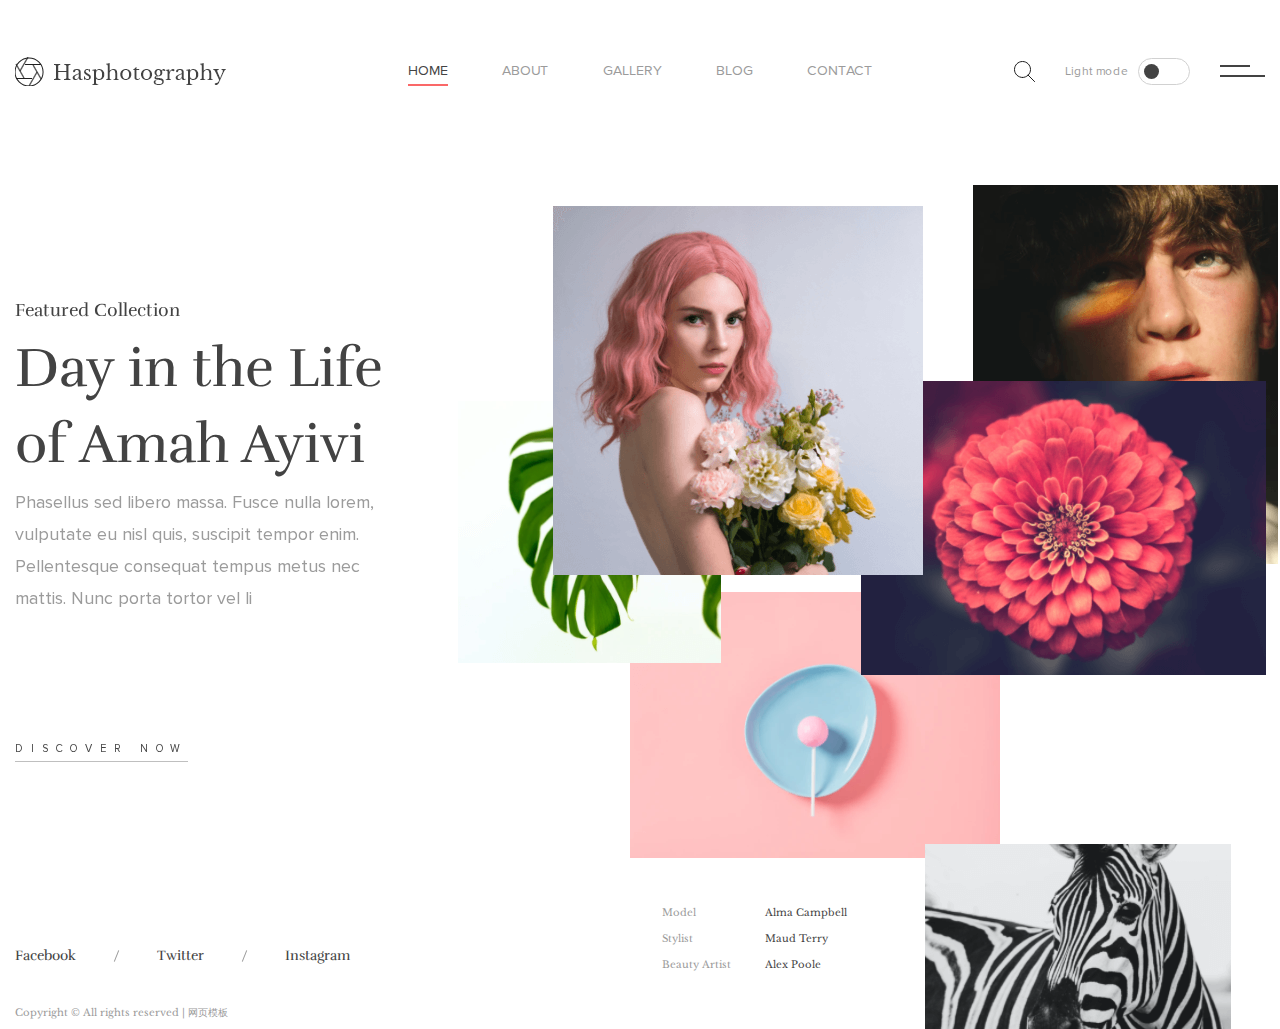
<file: index.html>
<!DOCTYPE html>
<html lang="en">

<head>
    <meta charset="utf-8">
    <meta http-equiv="x-ua-compatible" content="ie=edge">
    <title>Optico - Photography Bootstrap 5 Template</title>
    <meta name="robots" content="index, follow" />
    <meta name="description" content="Optico is an elegant design, 100% responsive Bootstrap 5 template. It is best for optico websites and marketing companies.">
    <meta name="viewport" content="width=device-width, initial-scale=1, shrink-to-fit=no">
    <!-- Favicon -->
    <link rel="shortcut icon" type="image/x-icon" href="assets/images/favicon.png">

    <!-- All CSS is here
	============================================ -->
    <link rel="stylesheet" href="assets/css/vendor/proximanova.css" />
    <link rel="stylesheet" href="assets/css/vendor/line-awesome.min.css" />
    <link rel="stylesheet" href="assets/css/plugins/animate.css" />
    <link rel="stylesheet" href="assets/css/plugins/aos.css" />
    <link rel="stylesheet" href="assets/css/plugins/magnific-popup.css" />
    <link rel="stylesheet" href="assets/css/plugins/slinky.min.css" />
    <link rel="stylesheet" href="assets/css/plugins/swiper.min.css" />
    <link rel="stylesheet" href="assets/css/style.css" />
</head>




<body class="body-dark-mode-wrap">
    <div class="main-wrapper">
        <header class="header-area header-area-padding-1 section-padding-lr-1 transparent-bar sticky-bar bg-white sticky-white-bg">
            <div class="container-fluid">
                <div class="row align-items-center">
                    <div class="col-lg-3 col-md-6 col-12 col-sm-6">
                        <div class="logo logo-center-small">
                            <a class="default-logo" href="index.html"><img src="assets/images/logo/logo.png" alt="logo"></a>
                            <a class="white-logo" href="index.html"><img src="assets/images/logo/logo-white.png" alt="logo"></a>
                        </div>
                    </div>
                    <div class="col-lg-6 d-none d-lg-block">
                        <div class="main-menu text-center">
                            <nav>
                                <ul>
                                    <li class="active"><a href="index.html">Home</a></li>
                                    <li><a href="about-us.html">About</a></li>
                                    <li><a href="#">GALLERY</a>
                                        <ul class="sub-menu">
                                            <li><a href="gallery-split.html">Split Gallery</a></li>
                                            <li><a href="gallery-fullscreen.html">Fullscreen Gallery</a></li>
                                            <li><a href="gallery-classic.html">Classic Gallery</a></li>
                                            <li><a href="single-gallery.html">Single Gallery</a></li>
                                        </ul>
                                    </li>
                                    <li><a href="blog.html">Blog</a>
                                        <ul class="sub-menu">
                                            <li><a href="blog.html">Blog Page</a></li>
                                            <li><a href="blog-details.html">Blog Details</a></li>
                                        </ul>
                                    </li>
                                    <li><a href="contact-us.html">Contact</a></li>
                                </ul>
                            </nav>
                        </div>
                    </div>
                    <div class="col-lg-3 col-md-6 col-12 col-sm-6">
                        <div class="header-action">
                            <div class="search-wrap">
                                <a class="search-active" href="#">
                                    <img class="injectable" src="assets/images/icon-img/search.svg" alt="">
                                </a>
                            </div>
                            <div class="light-dark-mode-wrap">
                                <span class="dark-mode">Dark mode</span>
                                <span class="light-mode">Light mode</span>
                                <div class="light-dark-btn">

                                </div>
                            </div>
                            <div class="offcanvas-wrap">
                                <a class="header-aside-button" href="#">
                                    <span class="offcanvas-width-1"></span>
                                    <span class="offcanvas-width-2"></span>
                                </a>
                            </div>
                        </div>
                    </div>
                </div>
            </div>
        </header>
        <!-- aside start -->
        <div class="header-aside-active">
            <div class="header-aside-wrap">
                <a class="aside-close"><img class="injectable" src="assets/images/icon-img/aside-close.svg" alt=""></a>
                <div class="header-aside-content-wrap">
                    <div id="menu" class="slinky-mobile-menu text-left">
                        <ul>
                            <li><a href="index.html">HOME</a></li>
                            <li><a href="about-us.html">ABOUT</a></li>
                            <li>
                                <a href="#">GALLERY</a>
                                <ul>
                                    <li><a href="gallery-split.html">Split Gallery</a></li>
                                    <li><a href="gallery-fullscreen.html">Fullscreen Gallery</a></li>
                                    <li><a href="gallery-classic.html">Classic Gallery</a></li>
                                    <li><a href="single-gallery.html">Single Gallery</a></li>
                                </ul>
                            </li>
                            <li>
                                <a href="#">BLOG</a>
                                <ul>
                                    <li><a href="blog.html">Blog Page</a></li>
                                    <li><a href="blog-details.html">Blog Details</a></li>
                                </ul>
                            </li>
                            <li><a href="contact-us.html">CONTACT</a></li>
                        </ul>
                    </div>
                    <div class="header-aside-content">
                        <img src="assets/images/photography/photography-7.png" alt="">
                        <p>Phasellus sed libero massa. Fusce nulla lorem, vulputate eu nisl quis, suscipit tempor enim. Pellentesque consequat tempus metus nec mattis. Nunc porta tortor vel li</p>
                        <div class="aside-contact-info">
                            <ul>
                                <li><span>Email: </span><a href="#">ifug@gasu.org</a></li>
                                <li><span>Call: </span><a href="#">(545) 579-3639</a></li>
                                <li><span>Location: </span>1476 Ivwiw Junction</li>
                            </ul>
                        </div>
                        <div class="aside-btn">
                            <a class="btn btn-outline-primary" href="#">
                                Login / Join Free
                            </a>
                        </div>
                        <div class="aside-copyright copyright">
                            <p>Copyright © All rights reserved | <a target="_blank" href="http://www.mobanwang.com/" title="网页模板">网页模板</a></p>
                        </div>
                    </div>
                </div>
            </div>
        </div>
        <!-- search start -->
        <div class="search-popup-wrap main-search-active">
            <div class="close-style-position">
                <a class="search-close"><img class="injectable" src="assets/images/icon-img/aside-close.svg" alt=""></a>
            </div>
            <div class="search-popup-content">
                <form class="search-popup-form" action="#">
                    <input type="text" placeholder="Search for… ">
                    <button class="button-search"><img class="injectable" src="assets/images/icon-img/search.svg" alt=""></button>
                </form>
            </div>
        </div>
        <div class="hero-area hero-section-padding section-padding-lr-1">
            <div class="container-fluid">
                <div class="hero-content">
                    <h4 data-aos="fade-up" data-aos-delay="200">Featured Collection</h4>
                    <h1 data-aos="fade-up" data-aos-delay="300">Day in the Life <br> of Amah Ayivi</h1>
                    <p data-aos="fade-up" data-aos-delay="400">Phasellus sed libero massa. Fusce nulla lorem, vulputate eu nisl quis, suscipit tempor enim. Pellentesque consequat tempus metus nec mattis. Nunc porta tortor vel li</p>
                    <div class="hero-btn" data-aos="fade-up" data-aos-delay="500">
                        <a href="single-gallery.html">DISCOVER NOW</a>
                    </div>
                </div>
            </div>
        </div>
        <div class="mouse-scroll-area" id="scene">
            <div data-depth="0.1" class="layer photography-img-position-1 photography-img-style">
                <a href="single-gallery.html"><img src="assets/images/photography/photography-1.png" alt="photography"></a>
                <div class="photography-content-wrap black-content">
                    <div class="photography-content-text">
                        <h4><span>Red sun by</span><a href="#">Jeremiah Martinez</a></h4>
                    </div>
                    <div class="photography-content-icon">
                        <a href="single-gallery.html"><img class="injectable" src="assets/images/icon-img/arrow-right.svg" alt=""></a>
                    </div>
                </div>
            </div>
            <div data-depth="0.2" class="layer photography-img-position-2 photography-img-style">
                <a href="single-gallery.html"><img src="assets/images/photography/photography-2.png" alt="photography"></a>
                <div class="photography-content-wrap">
                    <div class="photography-content-text">
                        <h4><span>Red sun by</span><a href="#">Jeremiah Martinez</a></h4>
                    </div>
                    <div class="photography-content-icon">
                        <a href="single-gallery.html"><img class="injectable" src="assets/images/icon-img/arrow-right.svg" alt=""></a>
                    </div>
                </div>
            </div>
            <div data-depth="0.15" class="layer photography-img-position-3 photography-img-style">
                <a href="single-gallery.html"><img src="assets/images/photography/photography-3.png" alt="photography"></a>
                <div class="photography-content-wrap">
                    <div class="photography-content-text">
                        <h4><span>Red sun by</span><a href="#">Jeremiah Martinez</a></h4>
                    </div>
                    <div class="photography-content-icon">
                        <a href="single-gallery.html"><img class="injectable" src="assets/images/icon-img/arrow-right.svg" alt=""></a>
                    </div>
                </div>
            </div>
            <div data-depth="0.3" class="layer photography-img-position-4 photography-img-style">
                <a href="single-gallery.html"><img src="assets/images/photography/photography-4.png" alt="photography"></a>
                <div class="photography-content-wrap">
                    <div class="photography-content-text">
                        <h4><span>Red sun by</span><a href="#">Jeremiah Martinez</a></h4>
                    </div>
                    <div class="photography-content-icon">
                        <a href="single-gallery.html"><img class="injectable" src="assets/images/icon-img/arrow-right.svg" alt=""></a>
                    </div>
                </div>
            </div>
            <div data-depth="0.25" class="layer photography-img-position-5 photography-img-style">
                <a href="single-gallery.html"><img src="assets/images/photography/photography-5.png" alt="photography"></a>
                <div class="photography-content-wrap">
                    <div class="photography-content-text">
                        <h4><span>Red sun by</span><a href="#">Jeremiah Martinez</a></h4>
                    </div>
                    <div class="photography-content-icon">
                        <a href="single-gallery.html"><img class="injectable" src="assets/images/icon-img/arrow-right.svg" alt=""></a>
                    </div>
                </div>
            </div>
            <div data-depth="0.1" class="layer photography-img-position-6 photography-img-style">
                <a href="single-gallery.html"><img src="assets/images/photography/photography-6.png" alt="photography"></a>
                <div class="photography-content-wrap">
                    <div class="photography-content-text">
                        <h4><span>Red sun by</span><a href="#">Jeremiah Martinez</a></h4>
                    </div>
                    <div class="photography-content-icon">
                        <a href="single-gallery.html"><img class="injectable" src="assets/images/icon-img/arrow-right.svg" alt=""></a>
                    </div>
                </div>
            </div>
        </div>
        <footer class="footer-area footer-padding-bottom section-padding-lr-1">
            <div class="container-fluid">
                <div class="footer-top footer-top-mrg">
                    <div class="row">
                        <div class="col-xl-7 col-lg-6 col-md-6 col-12 col-sm-6">
                            <div class="social-style-1 social-style-mrg-top">
                                <a href="#">Facebook</a>
                                <a href="#">Twitter</a>
                                <a href="#">Instagram</a>
                            </div>
                        </div>
                        <div class="col-xl-5 col-lg-6 col-md-6 col-12 col-sm-6">
                            <div class="meta-wrap meta-wrap-mrg-left">
                                <ul>
                                    <li><span>Model</span> <a href="#">Alma Campbell</a></li>
                                    <li><span>Stylist</span> <a href="#">Maud Terry</a></li>
                                    <li><span>Beauty Artist</span> <a href="#">Alex Poole</a></li>
                                </ul>
                            </div>
                        </div>
                    </div>
                </div>
                <div class="footer-bottom copyright">
                    <p>Copyright © All rights reserved | <a target="_blank" href="http://www.mobanwang.com/" title="网页模板">网页模板</a></p>
                </div>
            </div>
        </footer>
    </div>
    <!-- Global Vendor, plugins JS -->
    <script src="assets/js/vendor/modernizr-3.11.2.min.js"></script>
    <script src="assets/js/vendor/jquery-3.5.1.min.js"></script>
    <script src="assets/js/vendor/jquery-migrate-3.3.0.min.js"></script>
    <script src="assets/js/vendor/popper.min.js"></script>
    <script src="assets/js/vendor/bootstrap.min.js"></script>
    <script src="assets/js/plugins/svg-inject.min.js"></script>
    <script src="assets/js/plugins/wow.js"></script>
    <script src="assets/js/plugins/scrollup.js"></script>
    <script src="assets/js/plugins/aos.js"></script>
    <script src="assets/js/plugins/magnific-popup.js"></script>
    <script src="assets/js/plugins/mouse-parallax.js"></script>
    <script src="assets/js/plugins/slinky.min.js"></script>
    <script src="assets/js/plugins/swiper.min.js"></script>
    <script src="assets/js/plugins/ajax-mail.js"></script>
    <!-- Main JS -->
    <script src="assets/js/main.js"></script>
</body>

</html>
</file>
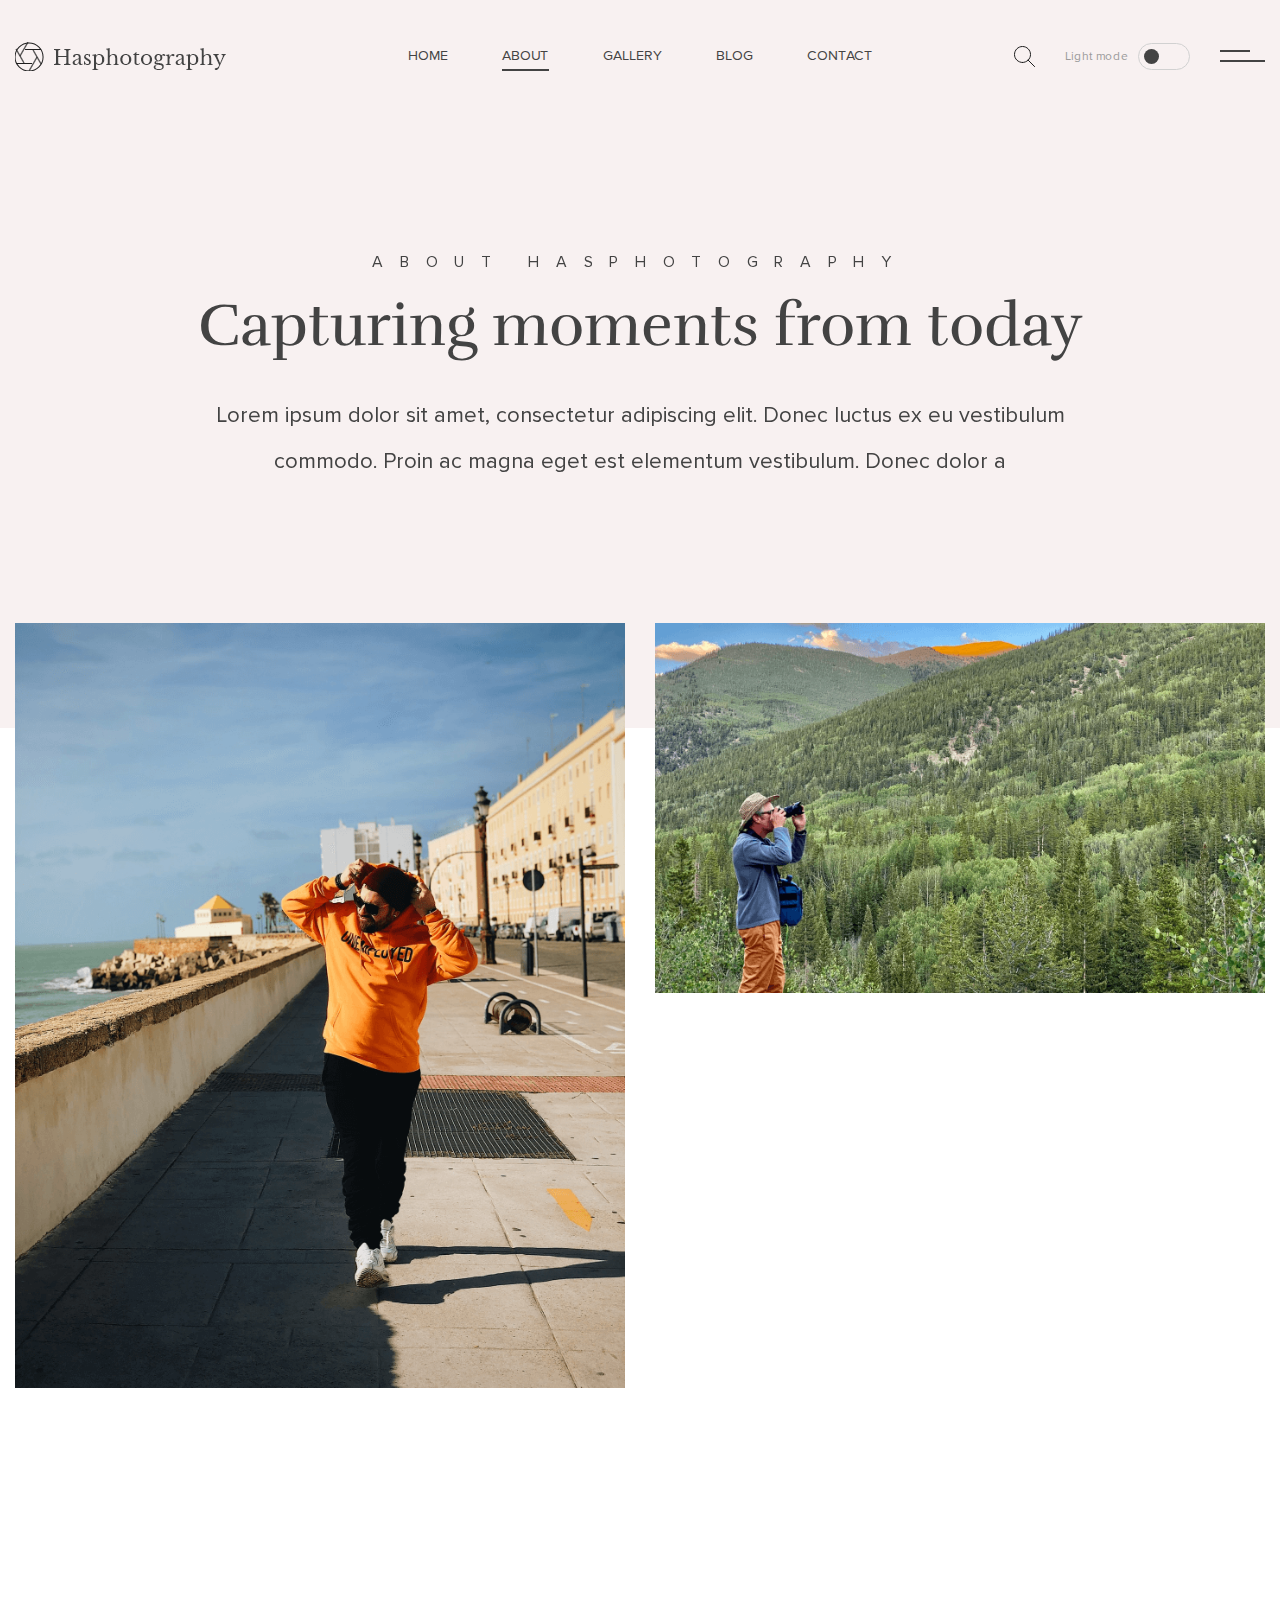
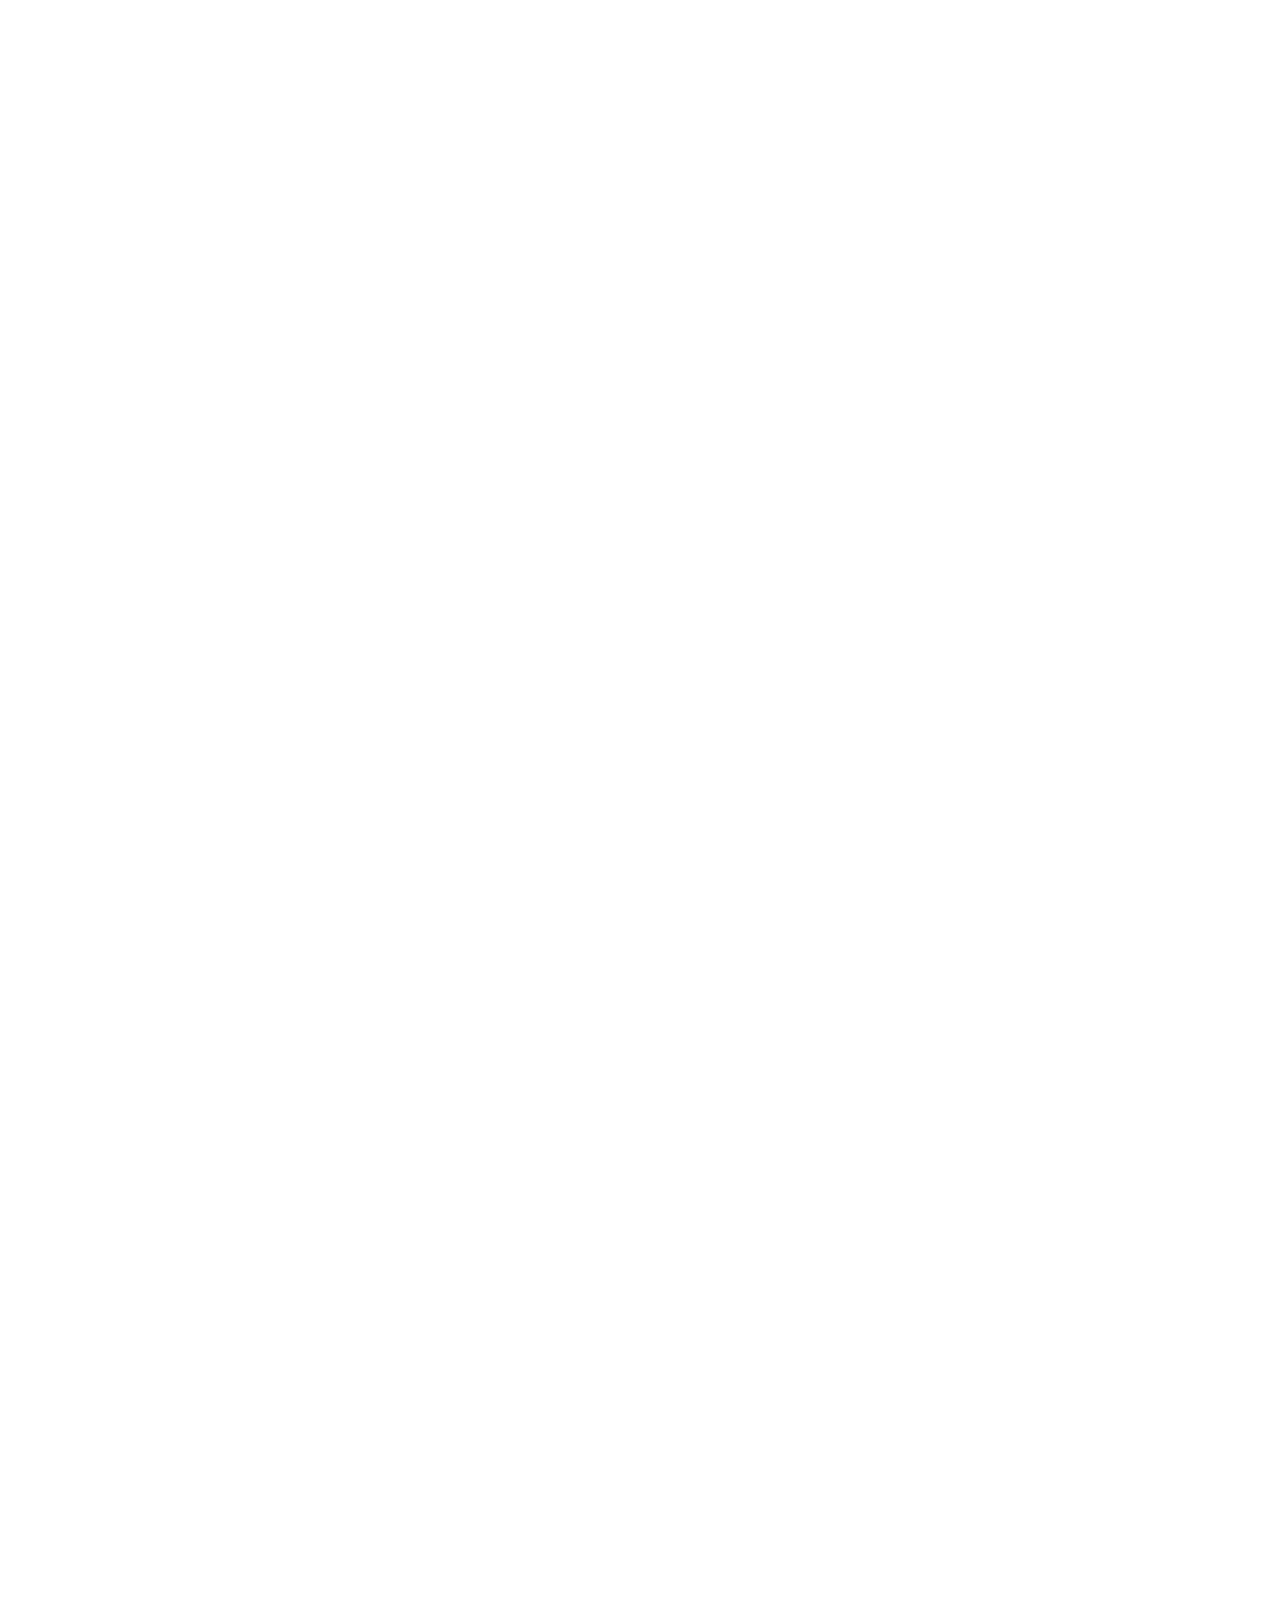
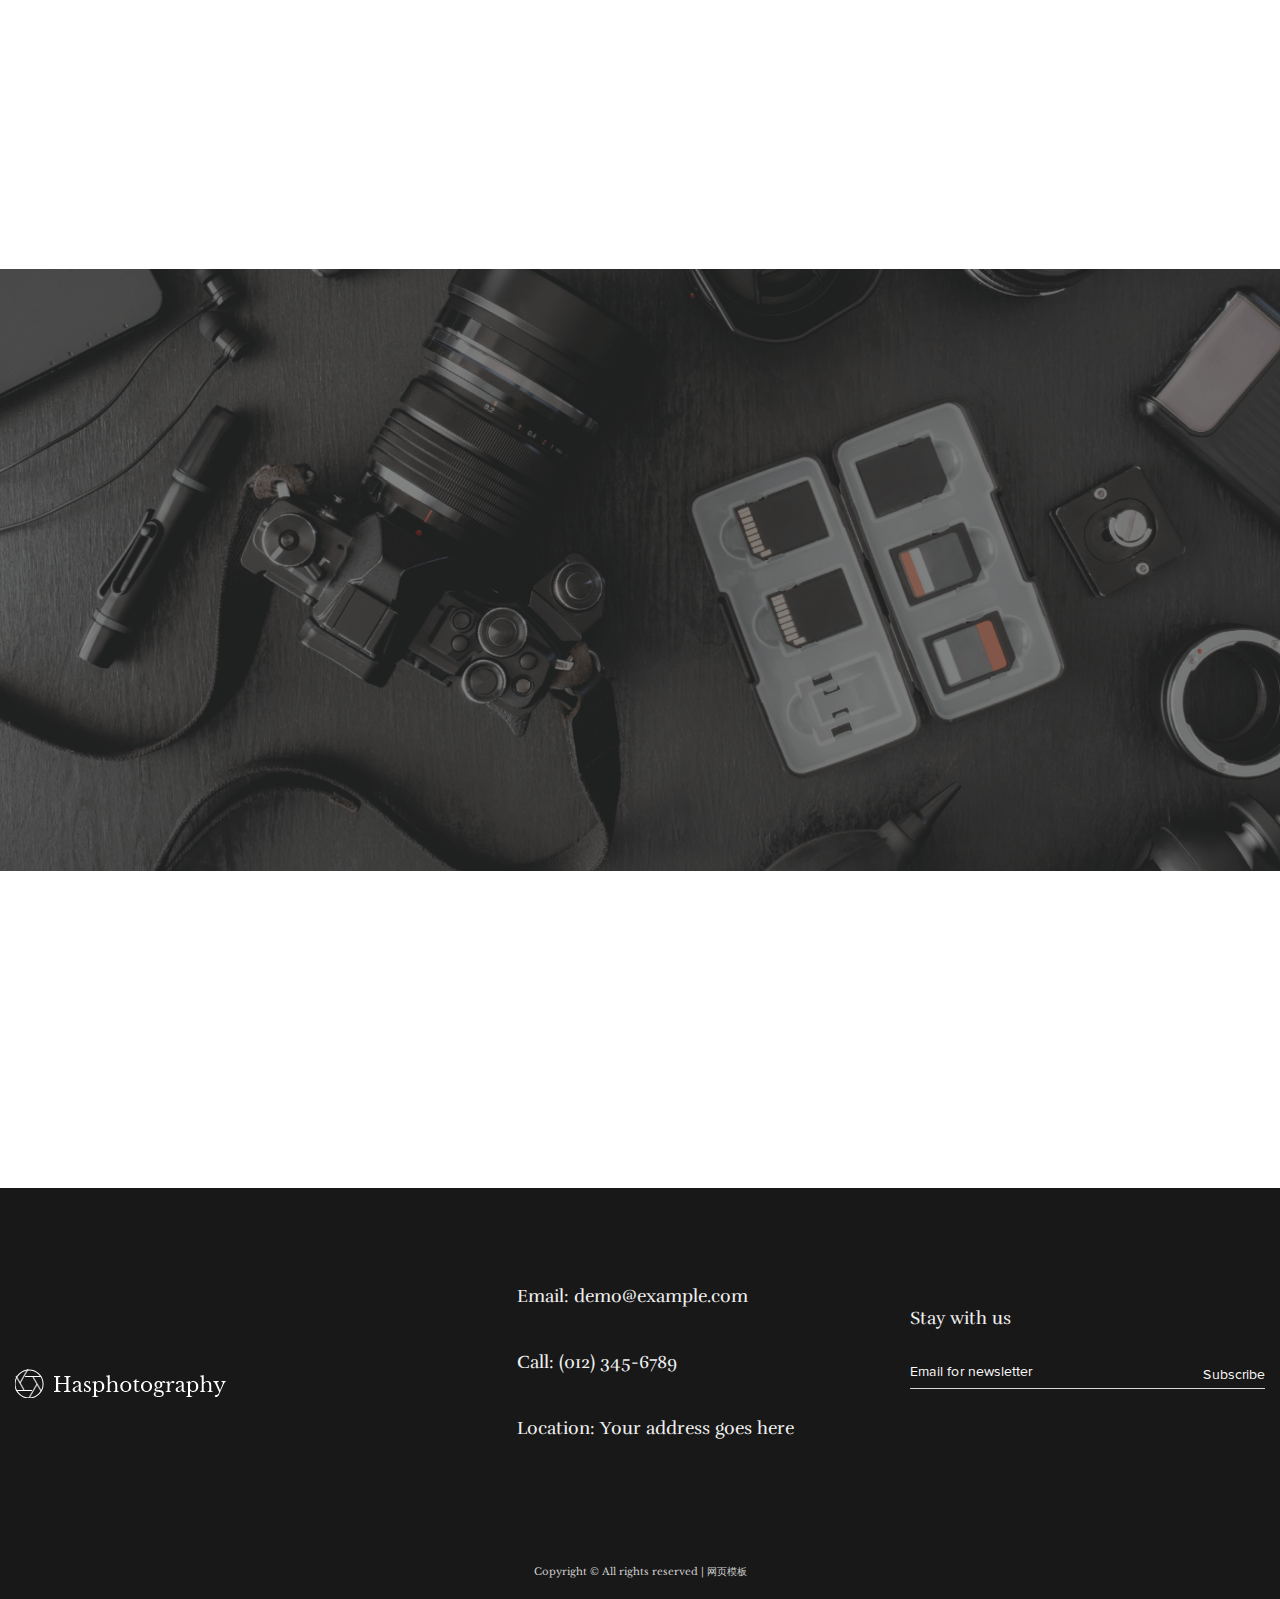
<file: about-us.html>
<!DOCTYPE html>
<html lang="en">

<head>
    <meta charset="utf-8">
    <meta http-equiv="x-ua-compatible" content="ie=edge">
    <title>Optico - Photography Bootstrap 5 Template</title>
    <meta name="robots" content="index, follow" />
    <meta name="description" content="Optico is an elegant design, 100% responsive Bootstrap 5 template. It is best for optico websites and marketing companies.">
    <meta name="viewport" content="width=device-width, initial-scale=1, shrink-to-fit=no">
    <!-- Favicon -->
    <link rel="shortcut icon" type="image/x-icon" href="assets/images/favicon.png">

    <!-- All CSS is here
	============================================ -->
    <link rel="stylesheet" href="assets/css/vendor/proximanova.css" />
    <link rel="stylesheet" href="assets/css/vendor/line-awesome.min.css" />
    <link rel="stylesheet" href="assets/css/plugins/animate.css" />
    <link rel="stylesheet" href="assets/css/plugins/aos.css" />
    <link rel="stylesheet" href="assets/css/plugins/magnific-popup.css" />
    <link rel="stylesheet" href="assets/css/plugins/slinky.min.css" />
    <link rel="stylesheet" href="assets/css/plugins/swiper.min.css" />
    <link rel="stylesheet" href="assets/css/style.css" />
</head>




<body class="body-dark-mode-wrap">
    <div class="main-wrapper">
        <header class="header-area section-padding-lr-1 transparent-bar header-area-padding-4 sticky-bar bg-light-pink sticky-white-bg">
            <div class="container-fluid">
                <div class="row align-items-center">
                    <div class="col-lg-3 col-md-6 col-12 col-sm-6">
                        <div class="logo logo-center-small">
                            <a class="default-logo" href="index.html"><img src="assets/images/logo/logo.png" alt="logo"></a>
                            <a class="white-logo" href="index.html"><img src="assets/images/logo/logo-white.png" alt="logo"></a>
                        </div>
                    </div>
                    <div class="col-lg-6 d-none d-lg-block">
                        <div class="main-menu main-menu-black text-center">
                            <nav>
                                <ul>
                                    <li><a href="index.html">Home</a></li>
                                    <li class="active"><a href="about-us.html">About</a></li>
                                    <li><a href="#">GALLERY</a>
                                        <ul class="sub-menu">
                                            <li><a href="gallery-split.html">Split Gallery</a></li>
                                            <li><a href="gallery-fullscreen.html">Fullscreen Gallery</a></li>
                                            <li><a href="gallery-classic.html">Classic Gallery</a></li>
                                            <li><a href="single-gallery.html">Single Gallery</a></li>
                                        </ul>
                                    </li>
                                    <li><a href="blog.html">Blog</a>
                                        <ul class="sub-menu">
                                            <li><a href="blog.html">Blog Page</a></li>
                                            <li><a href="blog-details.html">Blog Details</a></li>
                                        </ul>
                                    </li>
                                    <li><a href="contact-us.html">Contact</a></li>
                                </ul>
                            </nav>
                        </div>
                    </div>
                    <div class="col-lg-3 col-md-6 col-12 col-sm-6">
                        <div class="header-action">
                            <div class="search-wrap">
                                <a class="search-active" href="#">
                                    <img class="injectable" src="assets/images/icon-img/search.svg" alt="">
                                </a>
                            </div>
                            <div class="light-dark-mode-wrap">
                                <span class="dark-mode">Dark mode</span>
                                <span class="light-mode">Light mode</span>
                                <div class="light-dark-btn">

                                </div>
                            </div>
                            <div class="offcanvas-wrap">
                                <a class="header-aside-button" href="#">
                                    <span class="offcanvas-width-1"></span>
                                    <span class="offcanvas-width-2"></span>
                                </a>
                            </div>
                        </div>
                    </div>
                </div>
            </div>
        </header>
        <!-- aside start -->
        <div class="header-aside-active">
            <div class="header-aside-wrap">
                <a class="aside-close"><img class="injectable" src="assets/images/icon-img/aside-close.svg" alt=""></a>
                <div class="header-aside-content-wrap">
                    <div id="menu" class="slinky-mobile-menu text-left">
                        <ul>
                            <li><a href="index.html">HOME</a></li>
                            <li><a href="about-us.html">ABOUT</a></li>
                            <li>
                                <a href="#">GALLERY</a>
                                <ul>
                                    <li><a href="gallery-split.html">Split Gallery</a></li>
                                    <li><a href="gallery-fullscreen.html">Fullscreen Gallery</a></li>
                                    <li><a href="gallery-classic.html">Classic Gallery</a></li>
                                    <li><a href="single-gallery.html">Single Gallery</a></li>
                                </ul>
                            </li>
                            <li>
                                <a href="#">BLOG</a>
                                <ul>
                                    <li><a href="blog.html">Blog Page</a></li>
                                    <li><a href="blog-details.html">Blog Details</a></li>
                                </ul>
                            </li>
                            <li><a href="contact-us.html">CONTACT</a></li>
                        </ul>
                    </div>
                    <div class="header-aside-content">
                        <img src="assets/images/photography/photography-7.png" alt="">
                        <p>Phasellus sed libero massa. Fusce nulla lorem, vulputate eu nisl quis, suscipit tempor enim. Pellentesque consequat tempus metus nec mattis. Nunc porta tortor vel li</p>
                        <div class="aside-contact-info">
                            <ul>
                                <li><span>Email: </span><a href="#">ifug@gasu.org</a></li>
                                <li><span>Call: </span><a href="#">(545) 579-3639</a></li>
                                <li><span>Location: </span>1476 Ivwiw Junction</li>
                            </ul>
                        </div>
                        <div class="aside-btn">
                            <a class="btn btn-outline-primary" href="#">
                                Login / Join Free
                            </a>
                        </div>
                        <div class="aside-copyright copyright">
                            <p>Copyright © All rights reserved | <a target="_blank" href="http://www.mobanwang.com/" title="网页模板">网页模板</a></p>
                        </div>
                    </div>
                </div>
            </div>
        </div>
        <!-- search start -->
        <div class="search-popup-wrap main-search-active">
            <div class="close-style-position">
                <a class="search-close"><img class="injectable" src="assets/images/icon-img/aside-close.svg" alt=""></a>
            </div>
            <div class="search-popup-content">
                <form class="search-popup-form" action="#">
                    <input type="text" placeholder="Search for… ">
                    <button class="button-search"><img class="injectable" src="assets/images/icon-img/search.svg" alt=""></button>
                </form>
            </div>
        </div>
        <div class="about-area section-padding-lr-2">
            <div class="about-top bg-light-pink">
                <div class="container-fluid">
                    <div class="about-content text-center">
                        <span data-aos="fade-up" data-aos-delay="200">About Hasphotography</span>
                        <h1 data-aos="fade-up" data-aos-delay="300">Capturing moments from today</h1>
                        <p data-aos="fade-up" data-aos-delay="400">Lorem ipsum dolor sit amet, consectetur adipiscing elit. Donec luctus ex eu vestibulum commodo. Proin ac magna eget est elementum vestibulum. Donec dolor a</p>
                    </div>
                </div>
            </div>
            <div class="about-bottom">
                <div class="container-fluid">
                    <div class="row">
                        <div class="col-md-6">
                            <div class="about-photography-img mb-30" data-aos="fade-up" data-aos-delay="200">
                                <img src="assets/images/photography/photography-8.png" alt="photography">
                            </div>
                        </div>
                        <div class="col-md-6">
                            <div class="row">
                                <div class="col-md-12 col-12 col-sm-6">
                                    <div class="about-photography-img mb-30" data-aos="fade-up" data-aos-delay="300">
                                        <img src="assets/images/photography/photography-9.png" alt="photography">
                                    </div>
                                </div>
                                <div class="col-md-12 col-12 col-sm-6">
                                    <div class="about-photography-img mb-30" data-aos="fade-up" data-aos-delay="300">
                                        <img src="assets/images/photography/photography-10.png" alt="photography">
                                    </div>
                                </div>
                            </div>
                        </div>
                    </div>
                </div>
            </div>
        </div>
        <div class="skill-area section-padding-lr-2 pt-110 pb-215">
            <div class="container-fluid">
                <div class="row">
                    <div class="col-lg-6">
                        <div class="skill-content">
                            <span data-aos="fade-up" data-aos-delay="200">OUR SKILLS</span>
                            <h2 data-aos="fade-up" data-aos-delay="300">Why We Best?</h2>
                            <p data-aos="fade-up" data-aos-delay="400">Lorem ipsum dolor sit amet, consectetur adipiscing elit. Donec luctus ex eu vestibulum commodo. </p>
                        </div>
                    </div>
                    <div class="col-lg-6">
                        <div class="skill-bar">
                            <div class="skill-bar-item" data-aos="fade-up" data-aos-delay="400">
                                <span>Photography </span>
                                <div class="progress">
                                    <div class="progress-bar wow fadeInLeft" data-progress="95%" data-wow-duration="1.5s" data-wow-delay="1.2s">
                                        <span class="text-top">95%</span>
                                    </div>
                                </div>
                            </div>
                            <div class="skill-bar-item" data-aos="fade-up" data-aos-delay="500">
                                <span>UX/UI Design </span>
                                <div class="progress">
                                    <div class="progress-bar wow fadeInLeft" data-progress="90%" data-wow-duration="1.5s" data-wow-delay="1.2s">
                                        <span class="text-top">90%</span>
                                    </div>
                                </div>
                            </div>
                            <div class="skill-bar-item" data-aos="fade-up" data-aos-delay="600">
                                <span>Motion Grapich </span>
                                <div class="progress">
                                    <div class="progress-bar wow fadeInLeft" data-progress="85%" data-wow-duration="1.5s" data-wow-delay="1.2s">
                                        <span class="text-top">85%</span>
                                    </div>
                                </div>
                            </div>
                        </div>
                    </div>
                </div>
            </div>
        </div>
        <div class="talent-photography-area section-padding-lr-2 pb-215">
            <div class="container-fluid">
                <div class="section-title-1 mb-135 text-center">
                    <span data-aos="fade-up" data-aos-delay="200">OUR TEAM</span>
                    <h2 data-aos="fade-up" data-aos-delay="300">Talent Photographers</h2>
                </div>
                <div class="row align-items-center">
                    <div class="col-lg-6">
                        <div class="team-img team-img-mrg1" data-aos="fade-up" data-aos-delay="200">
                            <img src="assets/images/member/member-1.png" alt="">
                        </div>
                    </div>
                    <div class="col-lg-6">
                        <div class="team-content team-content-mrg1">
                            <h3 data-aos="fade-up" data-aos-delay="200">Caleb Saunders</h3>
                            <span data-aos="fade-up" data-aos-delay="300">CEO/ FOUNDER</span>
                            <p data-aos="fade-up" data-aos-delay="400">Fusce vel nunc rutrum, feugiat nibh quis, rutrum nulla. Praesent placerat, turpis vel convallis dictum, turpis nisl molestie ipsum, eget condimentum justo lacus eget lorem. Fusce efficitur viverra sagittis. Integer dignissim vehicula pharetra. Maecenas accumsan aliquet sem finibus sollicitudin. Ut rhoncus leo in tempus tempor.</p>
                            <div class="social-style-2" data-aos="fade-up" data-aos-delay="500">
                                <a class="facebook" title="Facebook" href="#"><img class="injectable" src="assets/images/icon-img/facebook.svg" alt=""></a>
                                <a class="twitter" title="Twitter" href="#"><img class="injectable" src="assets/images/icon-img/twitter.svg" alt=""></a>
                                <a class="youtube" title="Youtube" href="#"><img class="injectable" src="assets/images/icon-img/youtube.svg" alt=""></a>
                                <a class="dribbble" title="Dribbble" href="#"><img class="injectable" src="assets/images/icon-img/dribbble.svg" alt=""></a>
                            </div>
                        </div>
                    </div>
                </div>
                <div class="row flex-row-reverse align-items-center mt-165">
                    <div class="col-lg-6">
                        <div class="team-img team-img-mrg2" data-aos="fade-up" data-aos-delay="200">
                            <img src="assets/images/member/member-2.png" alt="">
                        </div>
                    </div>
                    <div class="col-lg-6">
                        <div class="team-content">
                            <h3 data-aos="fade-up" data-aos-delay="200">Mabelle Reynolds</h3>
                            <span data-aos="fade-up" data-aos-delay="300">CREATIVE DIRECTOR</span>
                            <p data-aos="fade-up" data-aos-delay="400">Fusce vel nunc rutrum, feugiat nibh quis, rutrum nulla. Praesent placerat, turpis vel convallis dictum, turpis nisl molestie ipsum, eget condimentum justo lacus eget lorem. Fusce efficitur viverra sagittis. Integer dignissim vehicula pharetra. Maecenas accumsan aliquet sem finibus sollicitudin. Ut rhoncus leo in tempus tempor.</p>
                            <div class="social-style-2" data-aos="fade-up" data-aos-delay="500">
                                <a class="facebook" title="Facebook" href="#"><img class="injectable" src="assets/images/icon-img/facebook.svg" alt=""></a>
                                <a class="twitter" title="Twitter" href="#"><img class="injectable" src="assets/images/icon-img/twitter.svg" alt=""></a>
                                <a class="youtube" title="Youtube" href="#"><img class="injectable" src="assets/images/icon-img/youtube.svg" alt=""></a>
                                <a class="dribbble" title="Dribbble" href="#"><img class="injectable" src="assets/images/icon-img/dribbble.svg" alt=""></a>
                            </div>
                        </div>
                    </div>
                </div>
            </div>
        </div>
        <div class="video-area section-padding-lr-2 bg-img clearfix" style="background-image:url(assets/images/bg/bg-1.png)">
            <div class="container-fluid">
                <div class="video-content text-center">
                    <div class="video-popup" data-aos="fade-up" data-aos-delay="200">
                        <a class="video-popup-active" href="#">
                            <img class="injectable" src="assets/images/icon-img/play.svg" alt="">
                        </a>
                    </div>
                    <h2 data-aos="fade-up" data-aos-delay="300">Photography behind the scenes</h2>
                </div>
            </div>
        </div>
        <div class="brand-logo-area section-padding-lr-2 pt-110 pb-135">
            <div class="container-fluid">
                <div class="brand-logo-wrap">
                    <div class="single-brand-logo brand-logo-width-1" data-aos="fade-up" data-aos-delay="200">
                        <img src="assets/images/brand-logo/brand-logo-1.png" alt="">
                        <img class="brand-logo-white" src="assets/images/brand-logo/brand-logo-1-white.png" alt="">
                    </div>
                    <div class="single-brand-logo brand-logo-width-2" data-aos="fade-up" data-aos-delay="300">
                        <img src="assets/images/brand-logo/brand-logo-2.png" alt="">
                        <img class="brand-logo-white" src="assets/images/brand-logo/brand-logo-2-white.png" alt="">
                    </div>
                    <div class="single-brand-logo brand-logo-width-3" data-aos="fade-up" data-aos-delay="400">
                        <img src="assets/images/brand-logo/brand-logo-3.png" alt="">
                        <img class="brand-logo-white" src="assets/images/brand-logo/brand-logo-3-white.png" alt="">
                    </div>
                    <div class="single-brand-logo brand-logo-width-4" data-aos="fade-up" data-aos-delay="500">
                        <img src="assets/images/brand-logo/brand-logo-4.png" alt="">
                        <img class="brand-logo-white" src="assets/images/brand-logo/brand-logo-4-white.png" alt="">
                    </div>
                </div>
            </div>
        </div>
        <footer class="footer-area bg-black pt-95 section-padding-lr-2">
            <div class="container-fluid">
                <div class="footer-top">
                    <div class="row">
                        <div class="col-lg-4 col-md-6 col-12 col-sm-6">
                            <div class="footer-logo mb-30">
                                <a href="index.html"><img src="assets/images/logo/logo-white.png" alt="logo"></a>
                            </div>
                        </div>
                        <div class="col-lg-4 col-md-6 col-12 col-sm-6">
                            <div class="footer-info mb-30">
                                <ul>
                                    <li><span>Email:</span> <a href="#">demo@example.com</a></li>
                                    <li><span>Call: </span> <a href="#">(012) 345-6789</a></li>
                                    <li><span>Location: </span>Your address goes here</li>
                                </ul>
                            </div>
                        </div>
                        <div class="col-lg-4 col-md-12 col-12 col-sm-12">
                            <div class="subscribe-wrap mb-30">
                                <h4>Stay with us</h4>
                                <div id="mc_embed_signup" class="subscribe-form">
                                    <form id="mc-embedded-subscribe-form" class="validate subscribe-form-style" novalidate="" target="_blank" name="mc-embedded-subscribe-form" method="post" action="https://devitems.us11.list-manage.com/subscribe/post?u=6bbb9b6f5827bd842d9640c82&amp;id=05d85f18ef">
                                        <div id="mc_embed_signup_scroll" class="mc-form">
                                            <input class="email" type="email" required="" placeholder="Email for newsletter" name="EMAIL" value="">
                                            <div class="mc-news" aria-hidden="true">
                                                <input type="text" value="" tabindex="-1" name="b_6bbb9b6f5827bd842d9640c82_05d85f18ef">
                                            </div>
                                            <div class="clear">
                                                <input id="mc-embedded-subscribe" class="button" type="submit" name="subscribe" value="Subscribe">
                                            </div>
                                        </div>
                                    </form>
                                </div>
                            </div>
                        </div>
                    </div>
                </div>
                <div class="footer-bottom copyright copyright-white footer-bottom-mrg text-center">
                    <p>Copyright © All rights reserved | <a target="_blank" href="http://www.mobanwang.com/" title="网页模板">网页模板</a></p>
                </div>
            </div>
        </footer>
    </div>
    <!-- Global Vendor, plugins JS -->
    <script src="assets/js/vendor/modernizr-3.11.2.min.js"></script>
    <script src="assets/js/vendor/jquery-3.5.1.min.js"></script>
    <script src="assets/js/vendor/jquery-migrate-3.3.0.min.js"></script>
    <script src="assets/js/vendor/popper.min.js"></script>
    <script src="assets/js/vendor/bootstrap.min.js"></script>
    <script src="assets/js/plugins/svg-inject.min.js"></script>
    <script src="assets/js/plugins/wow.js"></script>
    <script src="assets/js/plugins/scrollup.js"></script>
    <script src="assets/js/plugins/aos.js"></script>
    <script src="assets/js/plugins/magnific-popup.js"></script>
    <script src="assets/js/plugins/mouse-parallax.js"></script>
    <script src="assets/js/plugins/slinky.min.js"></script>
    <script src="assets/js/plugins/swiper.min.js"></script>
    <script src="assets/js/plugins/ajax-mail.js"></script>
    <!-- Main JS -->
    <script src="assets/js/main.js"></script>
</body>

</html>
</file>
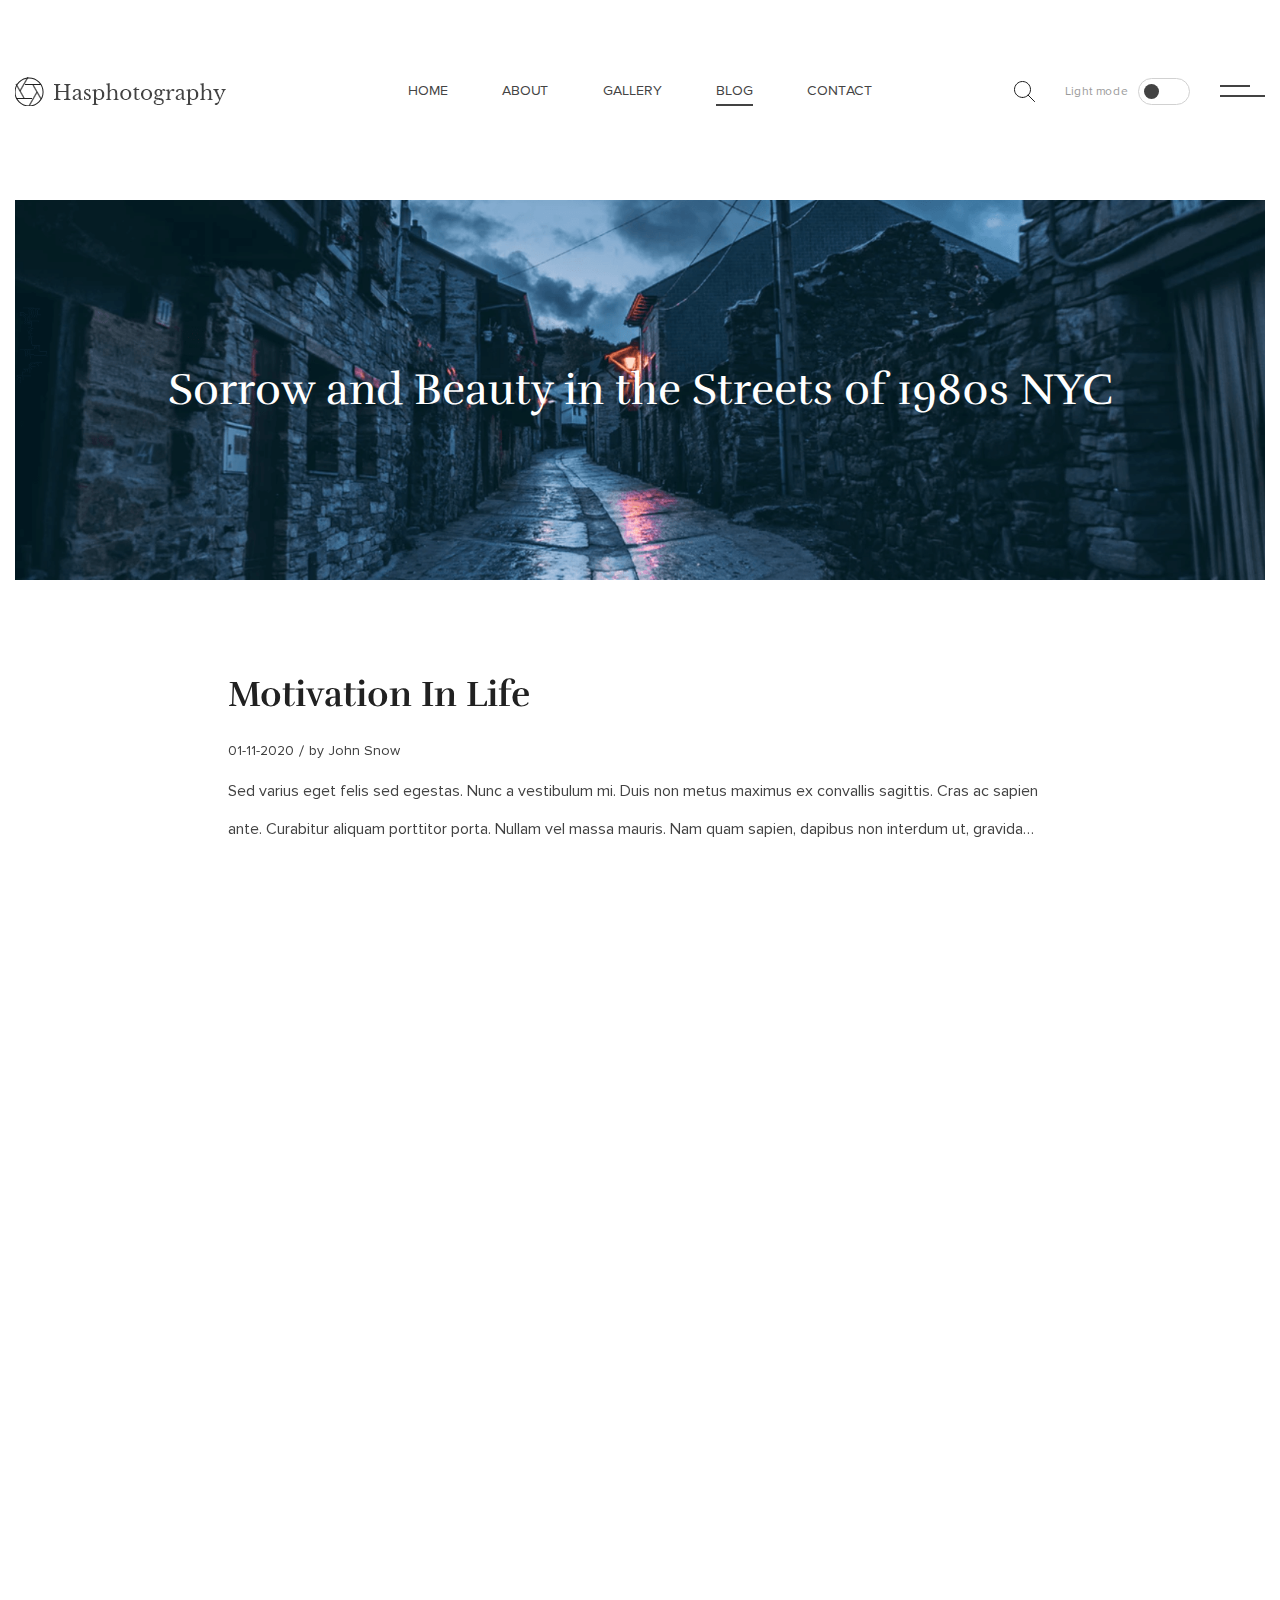
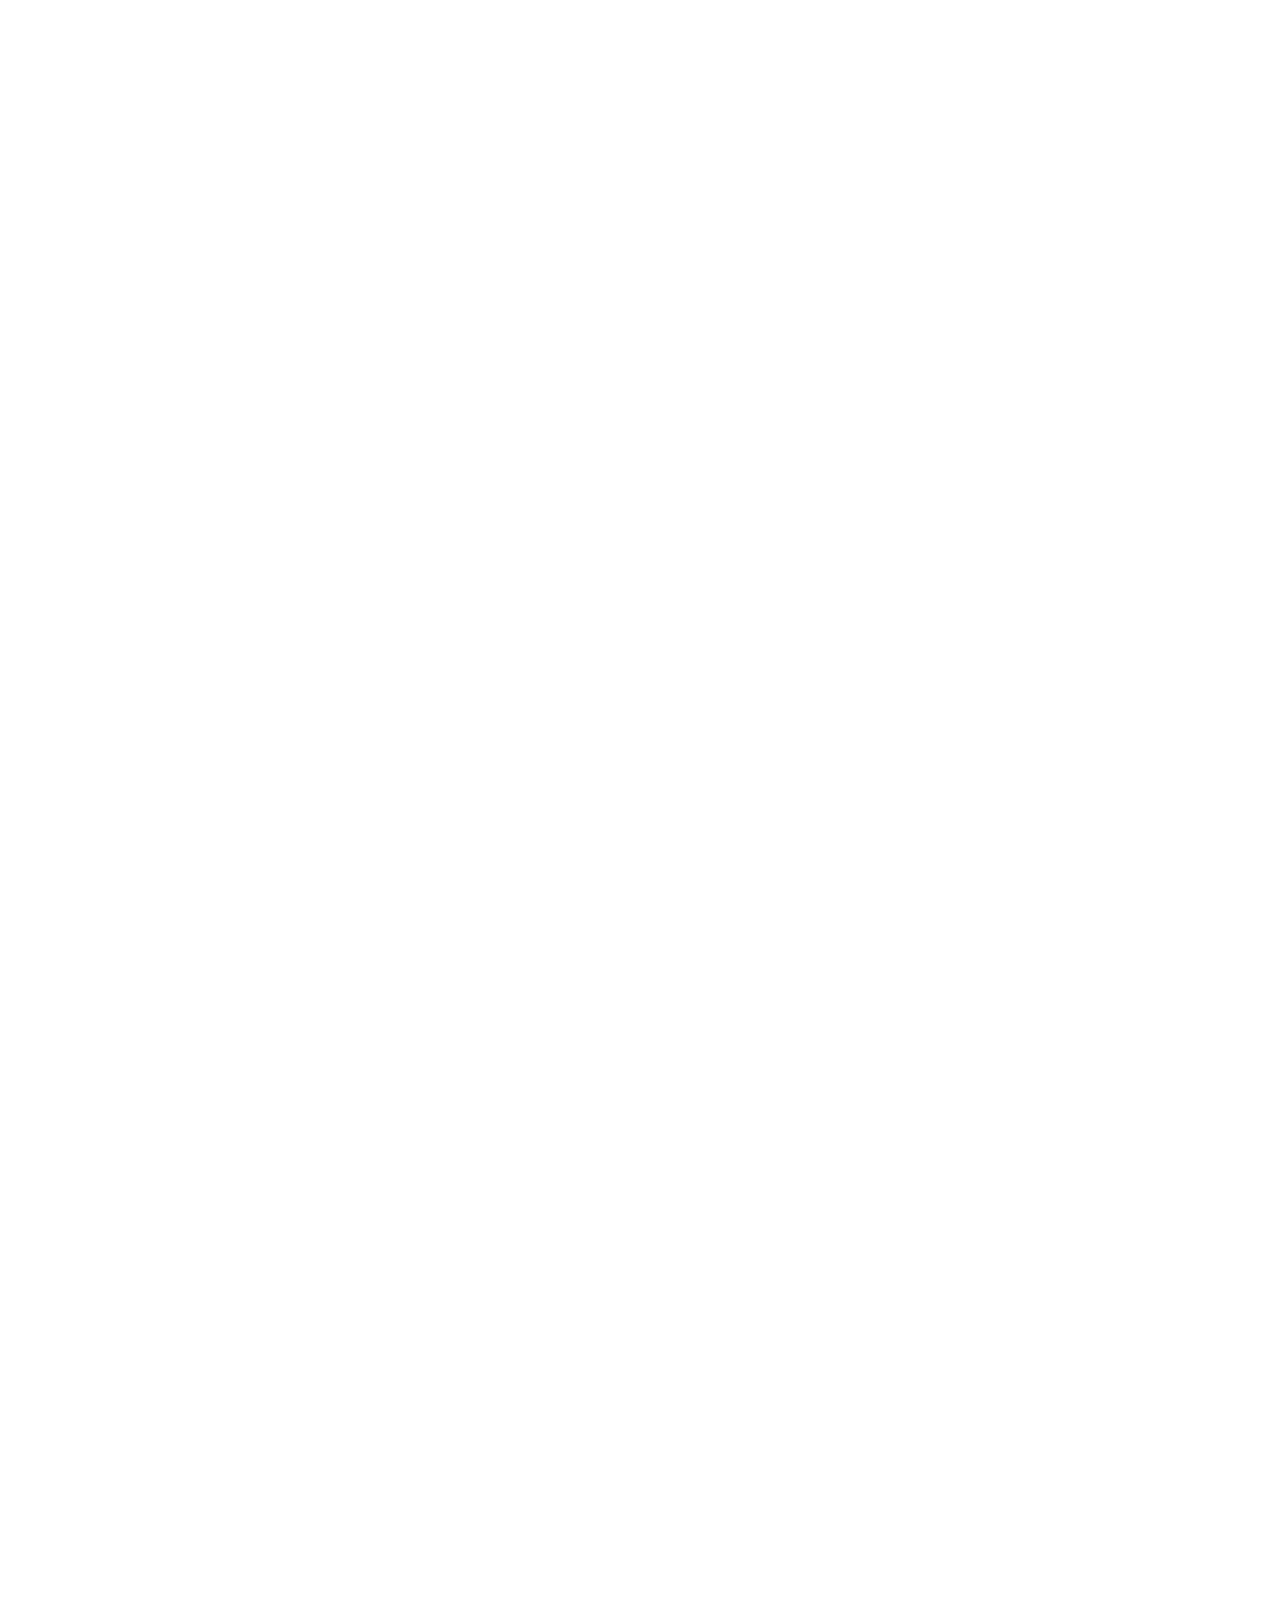
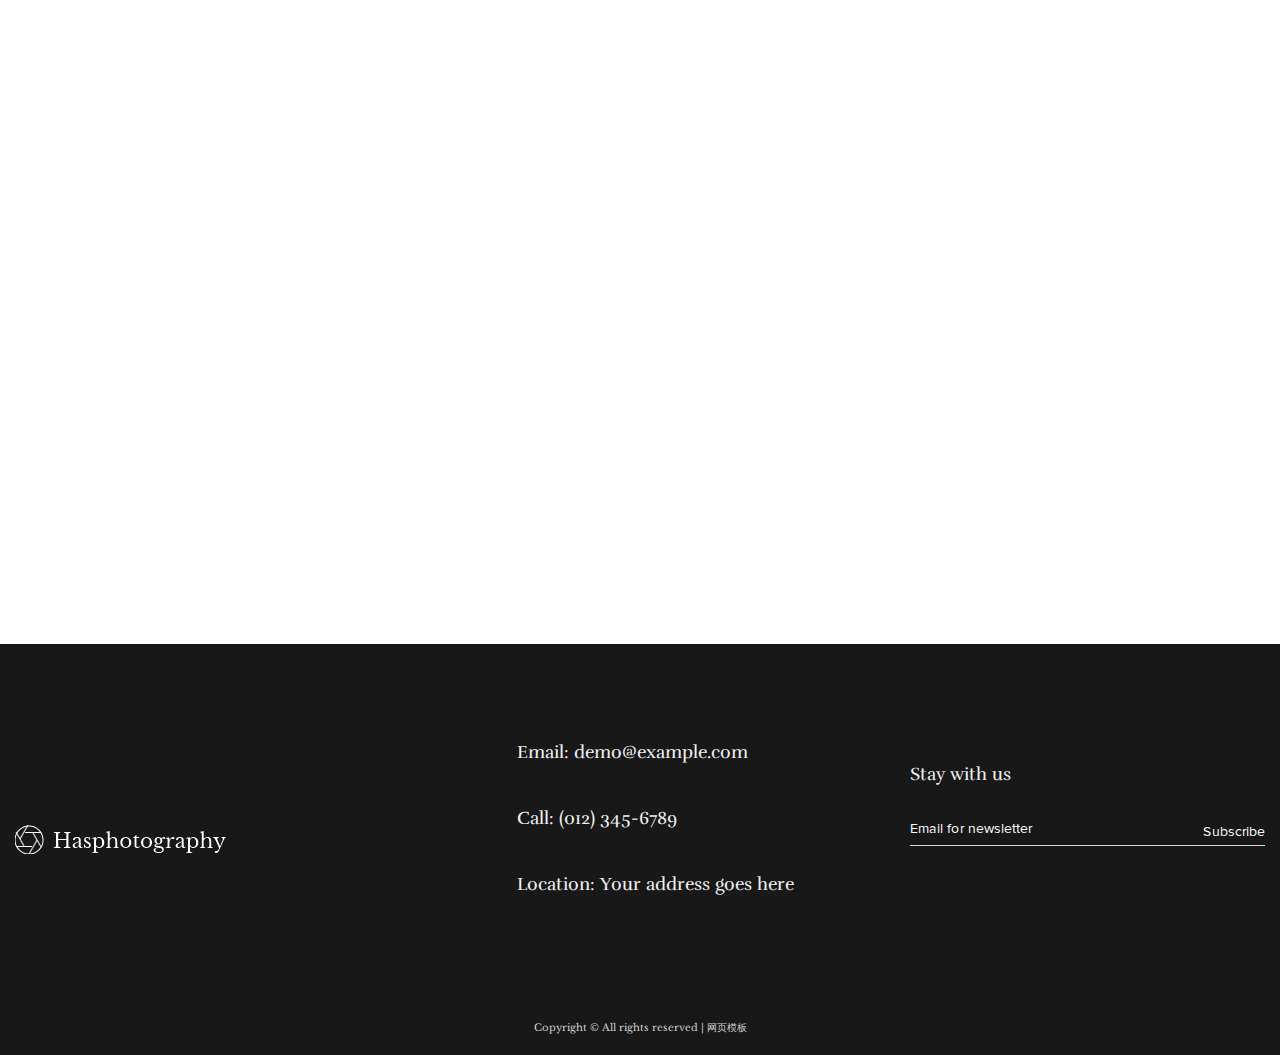
<file: blog-details.html>
<!DOCTYPE html>
<html lang="en">

<head>
    <meta charset="utf-8">
    <meta http-equiv="x-ua-compatible" content="ie=edge">
    <title>Optico - Photography Bootstrap 5 Template</title>
    <meta name="robots" content="index, follow" />
    <meta name="description" content="Optico is an elegant design, 100% responsive Bootstrap 5 template. It is best for optico websites and marketing companies.">
    <meta name="viewport" content="width=device-width, initial-scale=1, shrink-to-fit=no">
    <!-- Favicon -->
    <link rel="shortcut icon" type="image/x-icon" href="assets/images/favicon.png">

    <!-- All CSS is here
	============================================ -->
    <link rel="stylesheet" href="assets/css/vendor/proximanova.css" />
    <link rel="stylesheet" href="assets/css/vendor/line-awesome.min.css" />
    <link rel="stylesheet" href="assets/css/plugins/animate.css" />
    <link rel="stylesheet" href="assets/css/plugins/aos.css" />
    <link rel="stylesheet" href="assets/css/plugins/magnific-popup.css" />
    <link rel="stylesheet" href="assets/css/plugins/slinky.min.css" />
    <link rel="stylesheet" href="assets/css/plugins/swiper.min.css" />
    <link rel="stylesheet" href="assets/css/style.css" />
</head>




<body class="body-dark-mode-wrap">
    <div class="main-wrapper">
        <header class="header-area header-area-padding-2 section-padding-lr-1 transparent-bar sticky-bar bg-white sticky-white-bg">
            <div class="container-fluid">
                <div class="row align-items-center">
                    <div class="col-lg-3 col-md-6 col-12 col-sm-6">
                        <div class="logo logo-center-small">
                            <a class="default-logo" href="index.html"><img src="assets/images/logo/logo.png" alt="logo"></a>
                            <a class="white-logo" href="index.html"><img src="assets/images/logo/logo-white.png" alt="logo"></a>
                        </div>
                    </div>
                    <div class="col-lg-6 d-none d-lg-block">
                        <div class="main-menu main-menu-black text-center">
                            <nav>
                                <ul>
                                    <li><a href="index.html">Home</a></li>
                                    <li><a href="about-us.html">About</a></li>
                                    <li><a href="#">GALLERY</a>
                                        <ul class="sub-menu">
                                            <li><a href="gallery-split.html">Split Gallery</a></li>
                                            <li><a href="gallery-fullscreen.html">Fullscreen Gallery</a></li>
                                            <li><a href="gallery-classic.html">Classic Gallery</a></li>
                                            <li><a href="single-gallery.html">Single Gallery</a></li>
                                        </ul>
                                    </li>
                                    <li class="active"><a href="blog.html">Blog</a>
                                        <ul class="sub-menu">
                                            <li><a href="blog.html">Blog Page</a></li>
                                            <li><a href="blog-details.html">Blog Details</a></li>
                                        </ul>
                                    </li>
                                    <li><a href="contact-us.html">Contact</a></li>
                                </ul>
                            </nav>
                        </div>
                    </div>
                    <div class="col-lg-3 col-md-6 col-12 col-sm-6">
                        <div class="header-action">
                            <div class="search-wrap">
                                <a class="search-active" href="#">
                                    <img class="injectable" src="assets/images/icon-img/search.svg" alt="">
                                </a>
                            </div>
                            <div class="light-dark-mode-wrap">
                                <span class="dark-mode">Dark mode</span>
                                <span class="light-mode">Light mode</span>
                                <div class="light-dark-btn">

                                </div>
                            </div>
                            <div class="offcanvas-wrap">
                                <a class="header-aside-button" href="#">
                                    <span class="offcanvas-width-1"></span>
                                    <span class="offcanvas-width-2"></span>
                                </a>
                            </div>
                        </div>
                    </div>
                </div>
            </div>
        </header>
        <!-- aside start -->
        <div class="header-aside-active">
            <div class="header-aside-wrap">
                <a class="aside-close"><img class="injectable" src="assets/images/icon-img/aside-close.svg" alt=""></a>
                <div class="header-aside-content-wrap">
                    <div id="menu" class="slinky-mobile-menu text-left">
                        <ul>
                            <li><a href="index.html">HOME</a></li>
                            <li><a href="about-us.html">ABOUT</a></li>
                            <li>
                                <a href="#">GALLERY</a>
                                <ul>
                                    <li><a href="gallery-split.html">Split Gallery</a></li>
                                    <li><a href="gallery-fullscreen.html">Fullscreen Gallery</a></li>
                                    <li><a href="gallery-classic.html">Classic Gallery</a></li>
                                    <li><a href="single-gallery.html">Single Gallery</a></li>
                                </ul>
                            </li>
                            <li>
                                <a href="#">BLOG</a>
                                <ul>
                                    <li><a href="blog.html">Blog Page</a></li>
                                    <li><a href="blog-details.html">Blog Details</a></li>
                                </ul>
                            </li>
                            <li><a href="contact-us.html">CONTACT</a></li>
                        </ul>
                    </div>
                    <div class="header-aside-content">
                        <img src="assets/images/photography/photography-7.png" alt="">
                        <p>Phasellus sed libero massa. Fusce nulla lorem, vulputate eu nisl quis, suscipit tempor enim. Pellentesque consequat tempus metus nec mattis. Nunc porta tortor vel li</p>
                        <div class="aside-contact-info">
                            <ul>
                                <li><span>Email: </span><a href="#">ifug@gasu.org</a></li>
                                <li><span>Call: </span><a href="#">(545) 579-3639</a></li>
                                <li><span>Location: </span>1476 Ivwiw Junction</li>
                            </ul>
                        </div>
                        <div class="aside-btn">
                            <a class="btn btn-outline-primary" href="#">
                                Login / Join Free
                            </a>
                        </div>
                        <div class="aside-copyright copyright">
                            <p>Copyright © All rights reserved | <a target="_blank" href="http://www.mobanwang.com/" title="网页模板">网页模板</a></p>
                        </div>
                    </div>
                </div>
            </div>
        </div>
        <!-- search start -->
        <div class="search-popup-wrap main-search-active">
            <div class="close-style-position">
                <a class="search-close"><img class="injectable" src="assets/images/icon-img/aside-close.svg" alt=""></a>
            </div>
            <div class="search-popup-content">
                <form class="search-popup-form" action="#">
                    <input type="text" placeholder="Search for… ">
                    <button class="button-search"><img class="injectable" src="assets/images/icon-img/search.svg" alt=""></button>
                </form>
            </div>
        </div>
        <div class="blog-details-area section-padding-lr-1 pt-200 pb-185">
            <div class="container-fluid">
                <div class="blog-details-wrap">
                    <div class="blog-details-img" data-aos="fade-up" data-aos-delay="200">
                        <img src="assets/images/blog/blog-details.png" alt="">
                        <div class="b-details-img-content">
                            <h2>Sorrow and Beauty in the Streets of 1980s NYC</h2>
                        </div>
                    </div>
                </div>
                <div class="row">
                    <div class="col-xl-8 offset-xl-2 col-lg-10 offset-lg-1">
                        <div class="blog-details-content">
                            <h2 data-aos="fade-up" data-aos-delay="200">Motivation In Life</h2>
                            <div class="blog-meta-2" data-aos="fade-up" data-aos-delay="300">
                                <ul>
                                    <li><a href="#">01-11-2020</a></li>
                                    <li>by<a href="#"> John Snow</a></li>
                                </ul>
                            </div>
                            <p data-aos="fade-up" data-aos-delay="400">Sed varius eget felis sed egestas. Nunc a vestibulum mi. Duis non metus maximus ex convallis sagittis. Cras ac sapien ante. Curabitur aliquam porttitor porta. Nullam vel massa mauris. Nam quam sapien, dapibus non interdum ut, gravida…</p>
                            <p data-aos="fade-up" data-aos-delay="500">Lorem ipsum dolor sit amet, consectetur adipiscing elit, sed do eiusmod temporincididunt ut labore et dolore magna aliqua. Ut enim ad minim veniam, quis nostrud exercitation ullamco laboris nisi ut aliquip ex ea commodo consequat. Duis aute irure dolor
                                in repr cotls ehenderit in voluptate velit esse cillum dolore eu fugiat nulla pariatur. Excepteur sint occaecat cupidatat non proident, sunt in culpa qui officia deserunt mollit anim id est laborumNunc a dapibus massa. Suspendisse hendrerit pretium diam, quis commodo turpis. Proin pellentesque massa nec commodo viverra. Phasellus egestas, tellus non vulputate vestibulum, lacus tellus sollicitudin nisl, vel finibus eros nisi sit amet leo. Quisque metus sapien, faucibus ac efficitur a, sodales ac lorem.</p>
                            <blockquote class="blockquote-wrap" data-aos="fade-up" data-aos-delay="200">
                                <div class="blockquote-img">
                                    <img class="injectable" src="assets/images/icon-img/quote.svg" alt="">
                                </div>
                                <div class="blockquote-content">
                                    <h3>Duis sed odio sit amet nibh vulputate cursus a sit amet mauris. Morbi accumsan ipsum velit. Nam nec tellus a tincidunt auctor.</h3>
                                </div>
                            </blockquote>
                            <h2 data-aos="fade-up" data-aos-delay="300">Hypnosis Myth Reality</h2>
                            <p data-aos="fade-up" data-aos-delay="400">Lorem ipsum dolor sit amet, consectetur adipiscing elit, sed do eiusmod temporincididunt ut labore et dolore magna aliqua. Ut enim ad minim veniam, quis nostrud exercitation ullamco laboris nisi ut aliquip ex ea commodo consequat. Duis aute irure dolor
                                in repr cotls ehenderit in voluptate velit esse cillum dolore eu fugiat nulla pariatur. Excepteur sint occaecat cupidatat non proident, sunt in culpa qui officia deserunt mollit animVivamus non metus turpis. Nunc placerat eros a eleifend bibendum. Integer luctus enim velit, pharetra sodales lorem elementum vitae. Maecenas quis auctor nulla. Sed condimentum vehicula luctus. Quisque tellus sem, fringilla quis eros sit amet, laoreet imperdiet felis. Nam vulputate vitae felis ut egestas. Nulla id ipsum ultricies, sollicitudin est eget, sodales sapien. Donec in dui sit amet ante accumsan luctus et in mauris. Nunc at sapien rhoncus, varius nisl quis, malesuada diam. Integer feugiat urna non massa interdum, non accumsan ligula pulvinar. Vestibulum eget diam eget felis tincidunt tempor id non diam.Lorem ipsum dolor sit amet, consectetur adipiscing elit, sed do eiusmod temporincididunt ut labore et dolore magna aliqua. Ut enim ad minim veniam, quis nostrud exercitation ullamco laboris nisi ut aliquip ex ea commodo consequat. Duis aute irure dolor in repr cotls ehenderit in voluptate velit esse cillum dolore eu fugiat nulla pariatur. Excepteur sint occaecat cupidatat non proident, sunt in culpa qui officia deserunt mollit anim id est laborumNunc a dapibus massa. Suspendisse hendrerit pretium diam, quis commodo turpis. Proin pellentesque massa nec commodo viverra. Phasellus egestas, tellus non vulputate vestibulum, lacus tellus sollicitudin nisl, vel finibus eros nisi sit amet leo. Quisque metus sapien, faucibus ac efficitur a, sodales ac lorem.</p>
                            <div class="blog-tag-share-wrap">
                                <div class="blog-tag-wrap" data-aos="fade-up" data-aos-delay="200">
                                    <span>Tags</span>
                                    <ul>
                                        <li><a href="#">architecture</a></li>
                                        <li><a href="#">minimalist</a></li>
                                        <li><a href="#">life style</a></li>
                                    </ul>
                                </div>
                                <div class="blog-share-wrap" data-aos="fade-up" data-aos-delay="300">
                                    <span>Share</span>
                                    <ul>
                                        <li><a class="facebook" href="#"><img class="injectable" src="assets/images/icon-img/facebook-2.svg" alt=""></a></li>
                                        <li><a class="twitter" href="#"><img class="injectable" src="assets/images/icon-img/twitter-2.svg" alt=""></a></li>
                                        <li><a class="youtube" href="#"><img class="injectable" src="assets/images/icon-img/youtube-2.svg" alt=""></a></li>
                                    </ul>
                                </div>
                            </div>
                            <div class="blog-prev-next-wrap">
                                <div class="blog-prev-wrap" data-aos="fade-up" data-aos-delay="200">
                                    <div class="blog-prev-img-content">
                                        <div class="blog-prev-img">
                                            <a href="#"><img src="assets/images/blog/author-1.png" alt=""></a>
                                        </div>
                                        <div class="blog-prev-content">
                                            <h5><a href="#">How To Put Movies On Iphone</a></h5>
                                            <span>24 Apr 2019, 45 mins ago</span>
                                        </div>
                                    </div>
                                    <a href="#">Previous Post</a>
                                </div>
                                <div class="blog-next-wrap" data-aos="fade-up" data-aos-delay="300">
                                    <div class="blog-next-img-content">
                                        <div class="blog-next-content">
                                            <h5><a href="#">How Does An Lcd Screen Work</a></h5>
                                            <span>24 Apr 2019, 45 mins ago</span>
                                        </div>
                                        <div class="blog-next-img">
                                            <a href="#"><img src="assets/images/blog/author-2.png" alt=""></a>
                                        </div>
                                    </div>
                                    <a href="#">Next Post</a>
                                </div>
                            </div>
                            <div class="blog-details-comment">
                                <h2 data-aos="fade-up" data-aos-delay="200">4 Comment</h2>
                                <div class="single-blog-comment" data-aos="fade-up" data-aos-delay="200">
                                    <div class="blog-comment-img">
                                        <a href="#"><img alt="" src="assets/images/blog/comment-1.png"></a>
                                    </div>
                                    <div class="blog-comment-content">
                                        <div class="name-date-wrap">
                                            <div class="name">
                                                <h3><a href="#">Mollie Terry</a></h3>
                                            </div>
                                            <div class="date">
                                                <a href="#">07-04-2020</a>
                                            </div>
                                        </div>
                                        <p>“Gave 5 stars for excellent customer service. I had a couple of questions which they replied quickly to answer. If I could give multiple reasons for my rating it would also be for the design quality and customization to go along with the great service. The theme is excellent,</p>
                                        <div class="reply">
                                            <a href="#">Reply</a>
                                        </div>
                                    </div>
                                </div>
                                <div class="single-blog-comment" data-aos="fade-up" data-aos-delay="200">
                                    <div class="blog-comment-img">
                                        <a href="#"><img alt="" src="assets/images/blog/comment-2.png"></a>
                                    </div>
                                    <div class="blog-comment-content">
                                        <div class="name-date-wrap">
                                            <div class="name">
                                                <h3><a href="#">Mollie Terry</a></h3>
                                            </div>
                                            <div class="date">
                                                <a href="#">07-04-2020</a>
                                            </div>
                                        </div>
                                        <p>“Gave 5 stars for excellent customer service. I had a couple of questions which they replied quickly to answer. If I could give multiple reasons for my rating it would also be for the design quality and customization to go along with the great service. The theme is excellent,</p>
                                        <div class="reply">
                                            <a href="#">Reply</a>
                                        </div>
                                    </div>
                                </div>
                            </div>
                            <div class="blog-comment-form padding-20-row-col">
                                <h2 data-aos="fade-up" data-aos-delay="200">Leave a Reply</h2>
                                <form action="#">
                                    <div class="row">
                                        <div class="col-md-12" data-aos="fade-up" data-aos-delay="300">
                                            <div class="leave-form mb-30">
                                                <textarea placeholder="Your Comment"></textarea>
                                            </div>
                                        </div>
                                        <div class="col-lg-4 col-md-4" data-aos="fade-up" data-aos-delay="400">
                                            <div class="leave-form mb-30">
                                                <input placeholder="Name *" type="text">
                                            </div>
                                        </div>
                                        <div class="col-lg-4 col-md-4" data-aos="fade-up" data-aos-delay="500">
                                            <div class="leave-form mb-30">
                                                <input placeholder="Email *" type="text">
                                            </div>
                                        </div>
                                        <div class="col-lg-4 col-md-4" data-aos="fade-up" data-aos-delay="600">
                                            <div class="leave-form mb-30">
                                                <input placeholder="Website" type="text">
                                            </div>
                                        </div>
                                    </div>
                                    <div class="text-submit" data-aos="fade-up" data-aos-delay="200">
                                        <input type="submit" value="Send message">
                                    </div>
                                </form>
                            </div>
                        </div>
                    </div>
                </div>
            </div>
        </div>
        <footer class="footer-area bg-black pt-95 section-padding-lr-2">
            <div class="container-fluid">
                <div class="footer-top">
                    <div class="row">
                        <div class="col-lg-4 col-md-6 col-12 col-sm-6">
                            <div class="footer-logo mb-30">
                                <a href="index.html"><img src="assets/images/logo/logo-white.png" alt="logo"></a>
                            </div>
                        </div>
                        <div class="col-lg-4 col-md-6 col-12 col-sm-6">
                            <div class="footer-info mb-30">
                                <ul>
                                    <li><span>Email:</span> <a href="#">demo@example.com</a></li>
                                    <li><span>Call: </span> <a href="#">(012) 345-6789</a></li>
                                    <li><span>Location: </span>Your address goes here</li>
                                </ul>
                            </div>
                        </div>
                        <div class="col-lg-4 col-md-12 col-12 col-sm-12">
                            <div class="subscribe-wrap mb-30">
                                <h4>Stay with us</h4>
                                <div id="mc_embed_signup" class="subscribe-form">
                                    <form id="mc-embedded-subscribe-form" class="validate subscribe-form-style" novalidate="" target="_blank" name="mc-embedded-subscribe-form" method="post" action="https://devitems.us11.list-manage.com/subscribe/post?u=6bbb9b6f5827bd842d9640c82&amp;id=05d85f18ef">
                                        <div id="mc_embed_signup_scroll" class="mc-form">
                                            <input class="email" type="email" required="" placeholder="Email for newsletter" name="EMAIL" value="">
                                            <div class="mc-news" aria-hidden="true">
                                                <input type="text" value="" tabindex="-1" name="b_6bbb9b6f5827bd842d9640c82_05d85f18ef">
                                            </div>
                                            <div class="clear">
                                                <input id="mc-embedded-subscribe" class="button" type="submit" name="subscribe" value="Subscribe">
                                            </div>
                                        </div>
                                    </form>
                                </div>
                            </div>
                        </div>
                    </div>
                </div>
                <div class="footer-bottom copyright copyright-white footer-bottom-mrg text-center">
                    <p>Copyright © All rights reserved | <a target="_blank" href="http://www.mobanwang.com/" title="网页模板">网页模板</a></p>
                </div>
            </div>
        </footer>
    </div>
    <!-- Global Vendor, plugins JS -->
    <script src="assets/js/vendor/modernizr-3.11.2.min.js"></script>
    <script src="assets/js/vendor/jquery-3.5.1.min.js"></script>
    <script src="assets/js/vendor/jquery-migrate-3.3.0.min.js"></script>
    <script src="assets/js/vendor/popper.min.js"></script>
    <script src="assets/js/vendor/bootstrap.min.js"></script>
    <script src="assets/js/plugins/svg-inject.min.js"></script>
    <script src="assets/js/plugins/wow.js"></script>
    <script src="assets/js/plugins/scrollup.js"></script>
    <script src="assets/js/plugins/aos.js"></script>
    <script src="assets/js/plugins/magnific-popup.js"></script>
    <script src="assets/js/plugins/mouse-parallax.js"></script>
    <script src="assets/js/plugins/slinky.min.js"></script>
    <script src="assets/js/plugins/swiper.min.js"></script>
    <script src="assets/js/plugins/ajax-mail.js"></script>
    <!-- Main JS -->
    <script src="assets/js/main.js"></script>
</body>

</html>
</file>
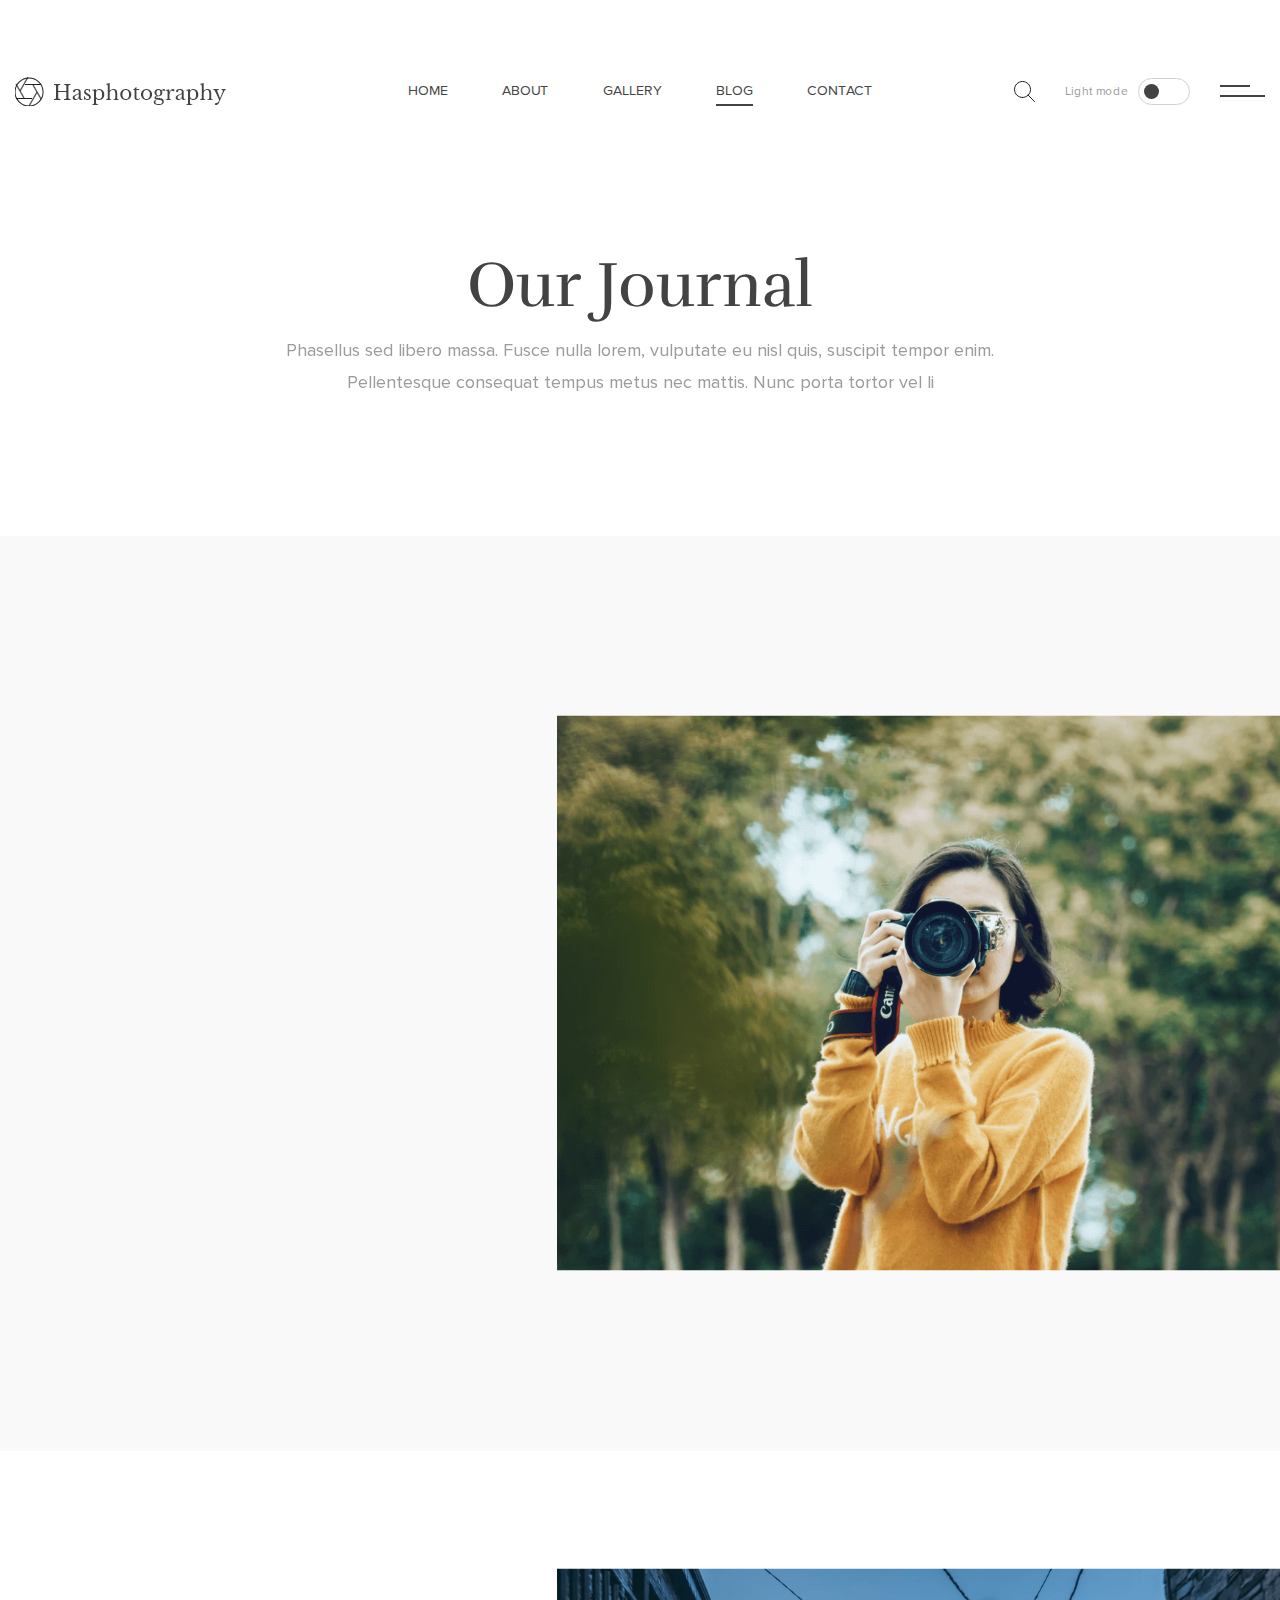
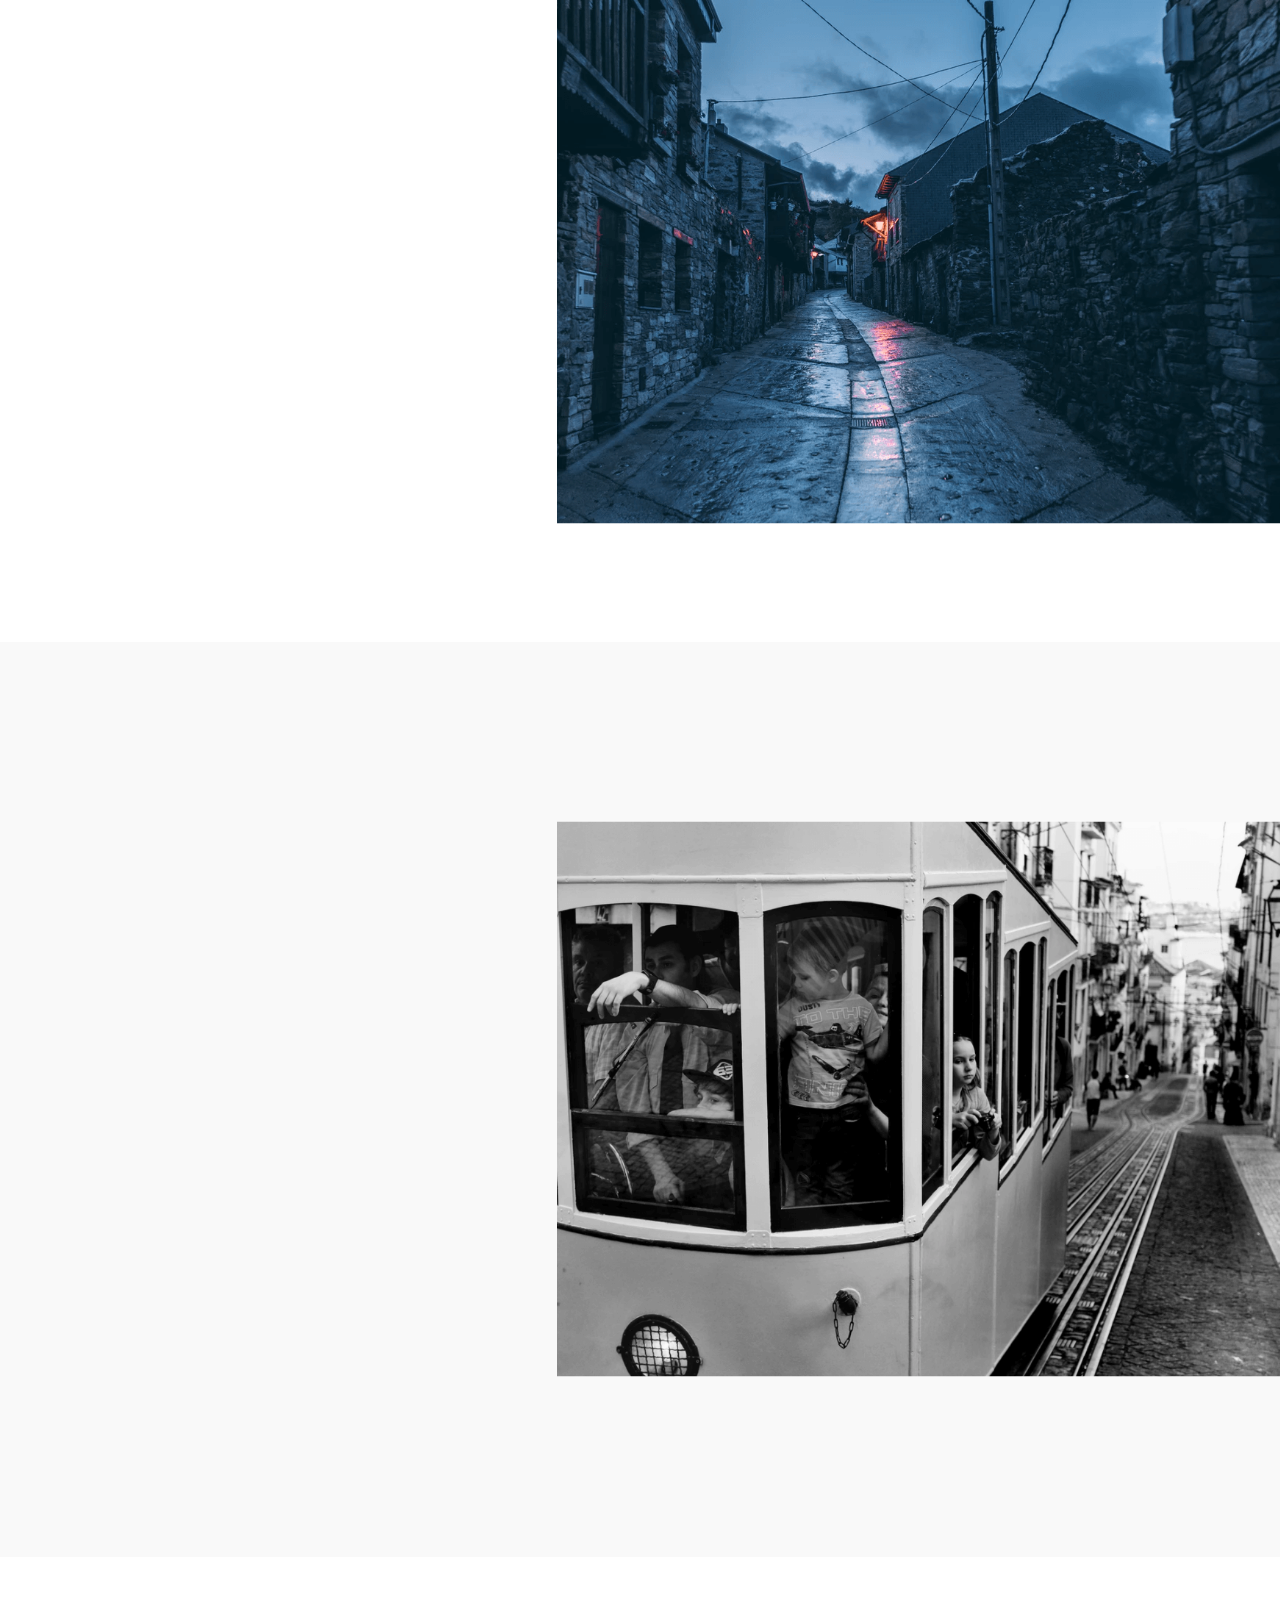
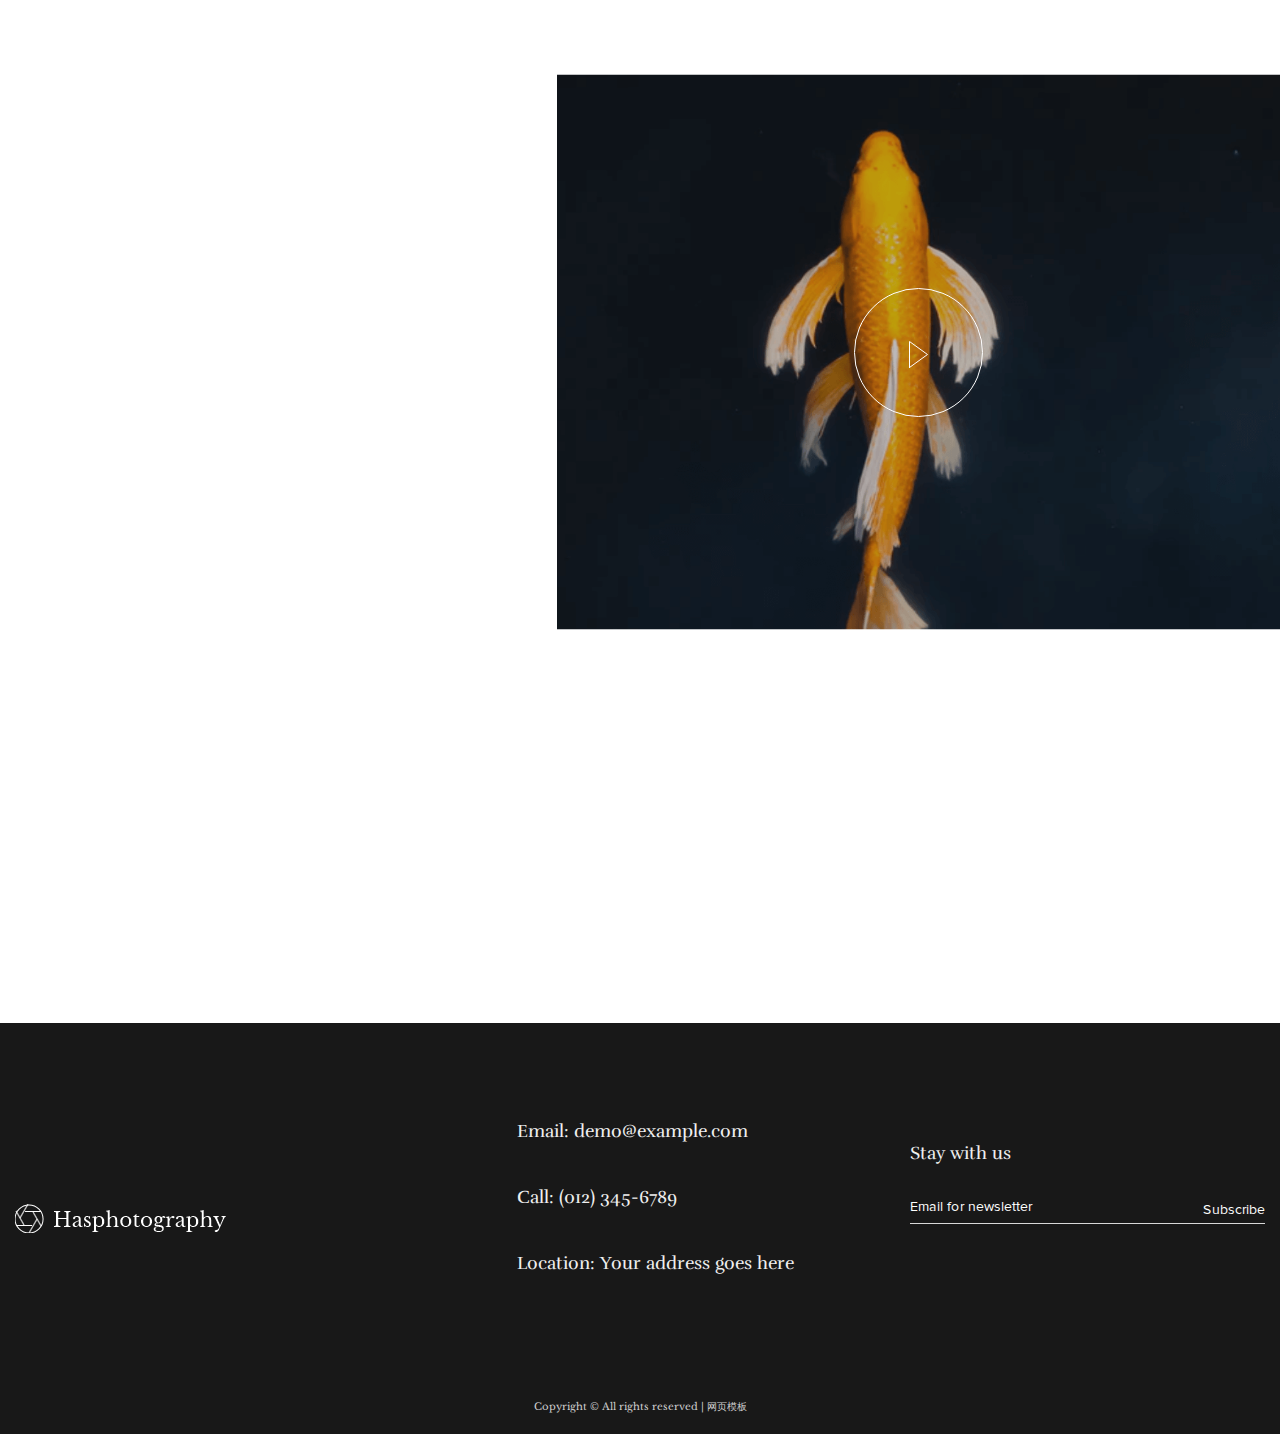
<file: blog.html>
<!DOCTYPE html>
<html lang="en">

<head>
    <meta charset="utf-8">
    <meta http-equiv="x-ua-compatible" content="ie=edge">
    <title>Optico - Photography Bootstrap 5 Template</title>
    <meta name="robots" content="index, follow" />
    <meta name="description" content="Optico is an elegant design, 100% responsive Bootstrap 5 template. It is best for optico websites and marketing companies.">
    <meta name="viewport" content="width=device-width, initial-scale=1, shrink-to-fit=no">
    <!-- Favicon -->
    <link rel="shortcut icon" type="image/x-icon" href="assets/images/favicon.png">

    <!-- All CSS is here
	============================================ -->
    <link rel="stylesheet" href="assets/css/vendor/proximanova.css" />
    <link rel="stylesheet" href="assets/css/vendor/line-awesome.min.css" />
    <link rel="stylesheet" href="assets/css/plugins/animate.css" />
    <link rel="stylesheet" href="assets/css/plugins/aos.css" />
    <link rel="stylesheet" href="assets/css/plugins/magnific-popup.css" />
    <link rel="stylesheet" href="assets/css/plugins/slinky.min.css" />
    <link rel="stylesheet" href="assets/css/plugins/swiper.min.css" />
    <link rel="stylesheet" href="assets/css/style.css" />
</head>




<body class="body-dark-mode-wrap">
    <div class="main-wrapper">
        <header class="header-area header-area-padding-2 section-padding-lr-1 transparent-bar sticky-bar bg-white sticky-white-bg">
            <div class="container-fluid">
                <div class="row align-items-center">
                    <div class="col-lg-3 col-md-6 col-12 col-sm-6">
                        <div class="logo logo-center-small">
                            <a class="default-logo" href="index.html"><img src="assets/images/logo/logo.png" alt="logo"></a>
                            <a class="white-logo" href="index.html"><img src="assets/images/logo/logo-white.png" alt="logo"></a>
                        </div>
                    </div>
                    <div class="col-lg-6 d-none d-lg-block">
                        <div class="main-menu main-menu-black text-center">
                            <nav>
                                <ul>
                                    <li><a href="index.html">Home</a></li>
                                    <li><a href="about-us.html">About</a></li>
                                    <li><a href="#">GALLERY</a>
                                        <ul class="sub-menu">
                                            <li><a href="gallery-split.html">Split Gallery</a></li>
                                            <li><a href="gallery-fullscreen.html">Fullscreen Gallery</a></li>
                                            <li><a href="gallery-classic.html">Classic Gallery</a></li>
                                            <li><a href="single-gallery.html">Single Gallery</a></li>
                                        </ul>
                                    </li>
                                    <li class="active"><a href="blog.html">Blog</a>
                                        <ul class="sub-menu">
                                            <li><a href="blog.html">Blog Page</a></li>
                                            <li><a href="blog-details.html">Blog Details</a></li>
                                        </ul>
                                    </li>
                                    <li><a href="contact-us.html">Contact</a></li>
                                </ul>
                            </nav>
                        </div>
                    </div>
                    <div class="col-lg-3 col-md-6 col-12 col-sm-6">
                        <div class="header-action">
                            <div class="search-wrap">
                                <a class="search-active" href="#">
                                    <img class="injectable" src="assets/images/icon-img/search.svg" alt="">
                                </a>
                            </div>
                            <div class="light-dark-mode-wrap">
                                <span class="dark-mode">Dark mode</span>
                                <span class="light-mode">Light mode</span>
                                <div class="light-dark-btn">

                                </div>
                            </div>
                            <div class="offcanvas-wrap">
                                <a class="header-aside-button" href="#">
                                    <span class="offcanvas-width-1"></span>
                                    <span class="offcanvas-width-2"></span>
                                </a>
                            </div>
                        </div>
                    </div>
                </div>
            </div>
        </header>
        <!-- aside start -->
        <div class="header-aside-active">
            <div class="header-aside-wrap">
                <a class="aside-close"><img class="injectable" src="assets/images/icon-img/aside-close.svg" alt=""></a>
                <div class="header-aside-content-wrap">
                    <div id="menu" class="slinky-mobile-menu text-left">
                        <ul>
                            <li><a href="index.html">HOME</a></li>
                            <li><a href="about-us.html">ABOUT</a></li>
                            <li>
                                <a href="#">GALLERY</a>
                                <ul>
                                    <li><a href="gallery-split.html">Split Gallery</a></li>
                                    <li><a href="gallery-fullscreen.html">Fullscreen Gallery</a></li>
                                    <li><a href="gallery-classic.html">Classic Gallery</a></li>
                                    <li><a href="single-gallery.html">Single Gallery</a></li>
                                </ul>
                            </li>
                            <li>
                                <a href="#">BLOG</a>
                                <ul>
                                    <li><a href="blog.html">Blog Page</a></li>
                                    <li><a href="blog-details.html">Blog Details</a></li>
                                </ul>
                            </li>
                            <li><a href="contact-us.html">CONTACT</a></li>
                        </ul>
                    </div>
                    <div class="header-aside-content">
                        <img src="assets/images/photography/photography-7.png" alt="">
                        <p>Phasellus sed libero massa. Fusce nulla lorem, vulputate eu nisl quis, suscipit tempor enim. Pellentesque consequat tempus metus nec mattis. Nunc porta tortor vel li</p>
                        <div class="aside-contact-info">
                            <ul>
                                <li><span>Email: </span><a href="#">ifug@gasu.org</a></li>
                                <li><span>Call: </span><a href="#">(545) 579-3639</a></li>
                                <li><span>Location: </span>1476 Ivwiw Junction</li>
                            </ul>
                        </div>
                        <div class="aside-btn">
                            <a class="btn btn-outline-primary" href="#">
                                Login / Join Free
                            </a>
                        </div>
                        <div class="aside-copyright copyright">
                            <p>Copyright © All rights reserved | <a target="_blank" href="http://www.mobanwang.com/" title="网页模板">网页模板</a></p>
                        </div>
                    </div>
                </div>
            </div>
        </div>
        <!-- search start -->
        <div class="search-popup-wrap main-search-active">
            <div class="close-style-position">
                <a class="search-close"><img class="injectable" src="assets/images/icon-img/aside-close.svg" alt=""></a>
            </div>
            <div class="search-popup-content">
                <form class="search-popup-form" action="#">
                    <input type="text" placeholder="Search for… ">
                    <button class="button-search"><img class="injectable" src="assets/images/icon-img/search.svg" alt=""></button>
                </form>
            </div>
        </div>
        <div class="breadcrumb-area breadcrumb-padding-2">
            <div class="container">
                <div class="breadcrumb-content text-center">
                    <h1 data-aos="fade-up" data-aos-delay="200">Our Journal</h1>
                    <p data-aos="fade-up" data-aos-delay="300">Phasellus sed libero massa. Fusce nulla lorem, vulputate eu nisl quis, suscipit tempor enim. Pellentesque consequat tempus metus nec mattis. Nunc porta tortor vel li</p>
                </div>
            </div>
        </div>
        <div class="blog-area pb-150">
            <div class="container-fluid p-0">
                <div class="blog-padding bg-gray">
                    <div class="single-blog-wrap">
                        <div class="blog-img">
                            <a href="blog-details.html"><img src="assets/images/blog/blog-1.png" alt=""></a>
                        </div>
                        <div class="row gx-0">
                            <div class="col-lg-5">
                                <div class="blog-content">
                                    <div class="blog-meta" data-aos="fade-up" data-aos-delay="200">
                                        <ul>
                                            <li><a href="#">01-11-2020</a></li>
                                            <li>by<a href="#"> John Snow</a></li>
                                        </ul>
                                    </div>
                                    <h2 data-aos="fade-up" data-aos-delay="300"><a href="blog-details.html">Step into the Bold Graphic of London’s streets</a></h2>
                                    <p data-aos="fade-up" data-aos-delay="400">Lorem ipsum dolor sit amet, consectetur adipiscing elit. Donec luctus ex eu vestibulum commodo. </p>
                                    <div class="blog-btn" data-aos="fade-up" data-aos-delay="500">
                                        <a class="btn btn-outline-primary" href="blog-details.html">
                                            Read more
                                        </a>
                                    </div>
                                </div>
                            </div>
                        </div>
                    </div>
                </div>
                <div class="blog-padding-2">
                    <div class="single-blog-wrap">
                        <div class="blog-img">
                            <a href="blog-details.html"><img src="assets/images/blog/blog-2.png" alt=""></a>
                        </div>
                        <div class="row gx-0">
                            <div class="col-lg-5">
                                <div class="blog-content">
                                    <div class="blog-meta" data-aos="fade-up" data-aos-delay="200">
                                        <ul>
                                            <li><a href="#">01-11-2020</a></li>
                                            <li>by<a href="#"> John Snow</a></li>
                                        </ul>
                                    </div>
                                    <h2 data-aos="fade-up" data-aos-delay="300"><a href="blog-details.html">Sorrow and Beauty in the Streets of 1980s NYC</a></h2>
                                    <p data-aos="fade-up" data-aos-delay="400">Lorem ipsum dolor sit amet, consectetur adipiscing elit. Donec luctus ex eu vestibulum commodo. </p>
                                    <div class="blog-btn" data-aos="fade-up" data-aos-delay="500">
                                        <a class="btn btn-outline-primary" href="blog-details.html">
                                            Read more
                                        </a>
                                    </div>
                                </div>
                            </div>
                        </div>
                    </div>
                </div>
                <div class="blog-padding bg-gray">
                    <div class="single-blog-wrap">
                        <div class="blog-img">
                            <a href="blog-details.html"><img src="assets/images/blog/blog-3.png" alt=""></a>
                        </div>
                        <div class="row gx-0">
                            <div class="col-lg-5">
                                <div class="blog-content">
                                    <div class="blog-meta" data-aos="fade-up" data-aos-delay="200">
                                        <ul>
                                            <li><a href="#">01-11-2020</a></li>
                                            <li>by<a href="#"> John Snow</a></li>
                                        </ul>
                                    </div>
                                    <h2 data-aos="fade-up" data-aos-delay="300"><a href="blog-details.html">A Starter Guide To Self Improvement</a></h2>
                                    <p data-aos="fade-up" data-aos-delay="400">Lorem ipsum dolor sit amet, consectetur adipiscing elit. Donec luctus ex eu vestibulum commodo. </p>
                                    <div class="blog-btn" data-aos="fade-up" data-aos-delay="500">
                                        <a class="btn btn-outline-primary" href="blog-details.html">
                                            Read more
                                        </a>
                                    </div>
                                </div>
                            </div>
                        </div>
                    </div>
                </div>
                <div class="blog-padding-2">
                    <div class="single-blog-wrap">
                        <div class="blog-img">
                            <a href="blog-details.html"><img src="assets/images/blog/blog-4.png" alt=""></a>
                            <div class="video-popup-2">
                                <a class="video-popup-active" href="#">
                                    <img class="injectable" src="assets/images/icon-img/play-2.svg" alt="">
                                </a>
                            </div>
                        </div>
                        <div class="row gx-0">
                            <div class="col-lg-5">
                                <div class="blog-content">
                                    <div class="blog-meta" data-aos="fade-up" data-aos-delay="200">
                                        <ul>
                                            <li><a href="#">01-11-2020</a></li>
                                            <li>by<a href="#"> John Snow</a></li>
                                        </ul>
                                    </div>
                                    <h2 data-aos="fade-up" data-aos-delay="300"><a href="blog-details.html">Hypnosis Money And 3 Major Motives Of Our Lives</a></h2>
                                    <p data-aos="fade-up" data-aos-delay="400">Lorem ipsum dolor sit amet, consectetur adipiscing elit. Donec luctus ex eu vestibulum commodo. </p>
                                    <div class="blog-btn" data-aos="fade-up" data-aos-delay="500">
                                        <a class="btn btn-outline-primary" href="blog-details.html">
                                            Read more
                                        </a>
                                    </div>
                                </div>
                            </div>
                        </div>
                    </div>
                </div>
            </div>
            <div class="container-fluid">
                <div class="pagination-style mt-65" data-aos="fade-up" data-aos-delay="200">
                    <ul>
                        <li><a class="active" href="#">01</a></li>
                        <li><a href="#">02</a></li>
                        <li><a href="#">03</a></li>
                        <li><a href="#">04</a></li>
                        <li><a href="#">…</a></li>
                        <li><a href="#">Next page</a></li>
                    </ul>
                </div>
            </div>
        </div>
        <footer class="footer-area bg-black pt-95 section-padding-lr-2">
            <div class="container-fluid">
                <div class="footer-top">
                    <div class="row">
                        <div class="col-lg-4 col-md-6 col-12 col-sm-6">
                            <div class="footer-logo mb-30">
                                <a href="index.html"><img src="assets/images/logo/logo-white.png" alt="logo"></a>
                            </div>
                        </div>
                        <div class="col-lg-4 col-md-6 col-12 col-sm-6">
                            <div class="footer-info mb-30">
                                <ul>
                                    <li><span>Email:</span> <a href="#">demo@example.com</a></li>
                                    <li><span>Call: </span> <a href="#">(012) 345-6789</a></li>
                                    <li><span>Location: </span>Your address goes here</li>
                                </ul>
                            </div>
                        </div>
                        <div class="col-lg-4 col-md-12 col-12 col-sm-12">
                            <div class="subscribe-wrap mb-30">
                                <h4>Stay with us</h4>
                                <div id="mc_embed_signup" class="subscribe-form">
                                    <form id="mc-embedded-subscribe-form" class="validate subscribe-form-style" novalidate="" target="_blank" name="mc-embedded-subscribe-form" method="post" action="https://devitems.us11.list-manage.com/subscribe/post?u=6bbb9b6f5827bd842d9640c82&amp;id=05d85f18ef">
                                        <div id="mc_embed_signup_scroll" class="mc-form">
                                            <input class="email" type="email" required="" placeholder="Email for newsletter" name="EMAIL" value="">
                                            <div class="mc-news" aria-hidden="true">
                                                <input type="text" value="" tabindex="-1" name="b_6bbb9b6f5827bd842d9640c82_05d85f18ef">
                                            </div>
                                            <div class="clear">
                                                <input id="mc-embedded-subscribe" class="button" type="submit" name="subscribe" value="Subscribe">
                                            </div>
                                        </div>
                                    </form>
                                </div>
                            </div>
                        </div>
                    </div>
                </div>
                <div class="footer-bottom copyright copyright-white footer-bottom-mrg text-center">
                    <p>Copyright © All rights reserved | <a target="_blank" href="http://www.mobanwang.com/" title="网页模板">网页模板</a></p>
                </div>
            </div>
        </footer>
    </div>
    <!-- Global Vendor, plugins JS -->
    <script src="assets/js/vendor/modernizr-3.11.2.min.js"></script>
    <script src="assets/js/vendor/jquery-3.5.1.min.js"></script>
    <script src="assets/js/vendor/jquery-migrate-3.3.0.min.js"></script>
    <script src="assets/js/vendor/popper.min.js"></script>
    <script src="assets/js/vendor/bootstrap.min.js"></script>
    <script src="assets/js/plugins/svg-inject.min.js"></script>
    <script src="assets/js/plugins/wow.js"></script>
    <script src="assets/js/plugins/scrollup.js"></script>
    <script src="assets/js/plugins/aos.js"></script>
    <script src="assets/js/plugins/magnific-popup.js"></script>
    <script src="assets/js/plugins/mouse-parallax.js"></script>
    <script src="assets/js/plugins/slinky.min.js"></script>
    <script src="assets/js/plugins/swiper.min.js"></script>
    <script src="assets/js/plugins/ajax-mail.js"></script>
    <!-- Main JS -->
    <script src="assets/js/main.js"></script>
</body>

</html>
</file>
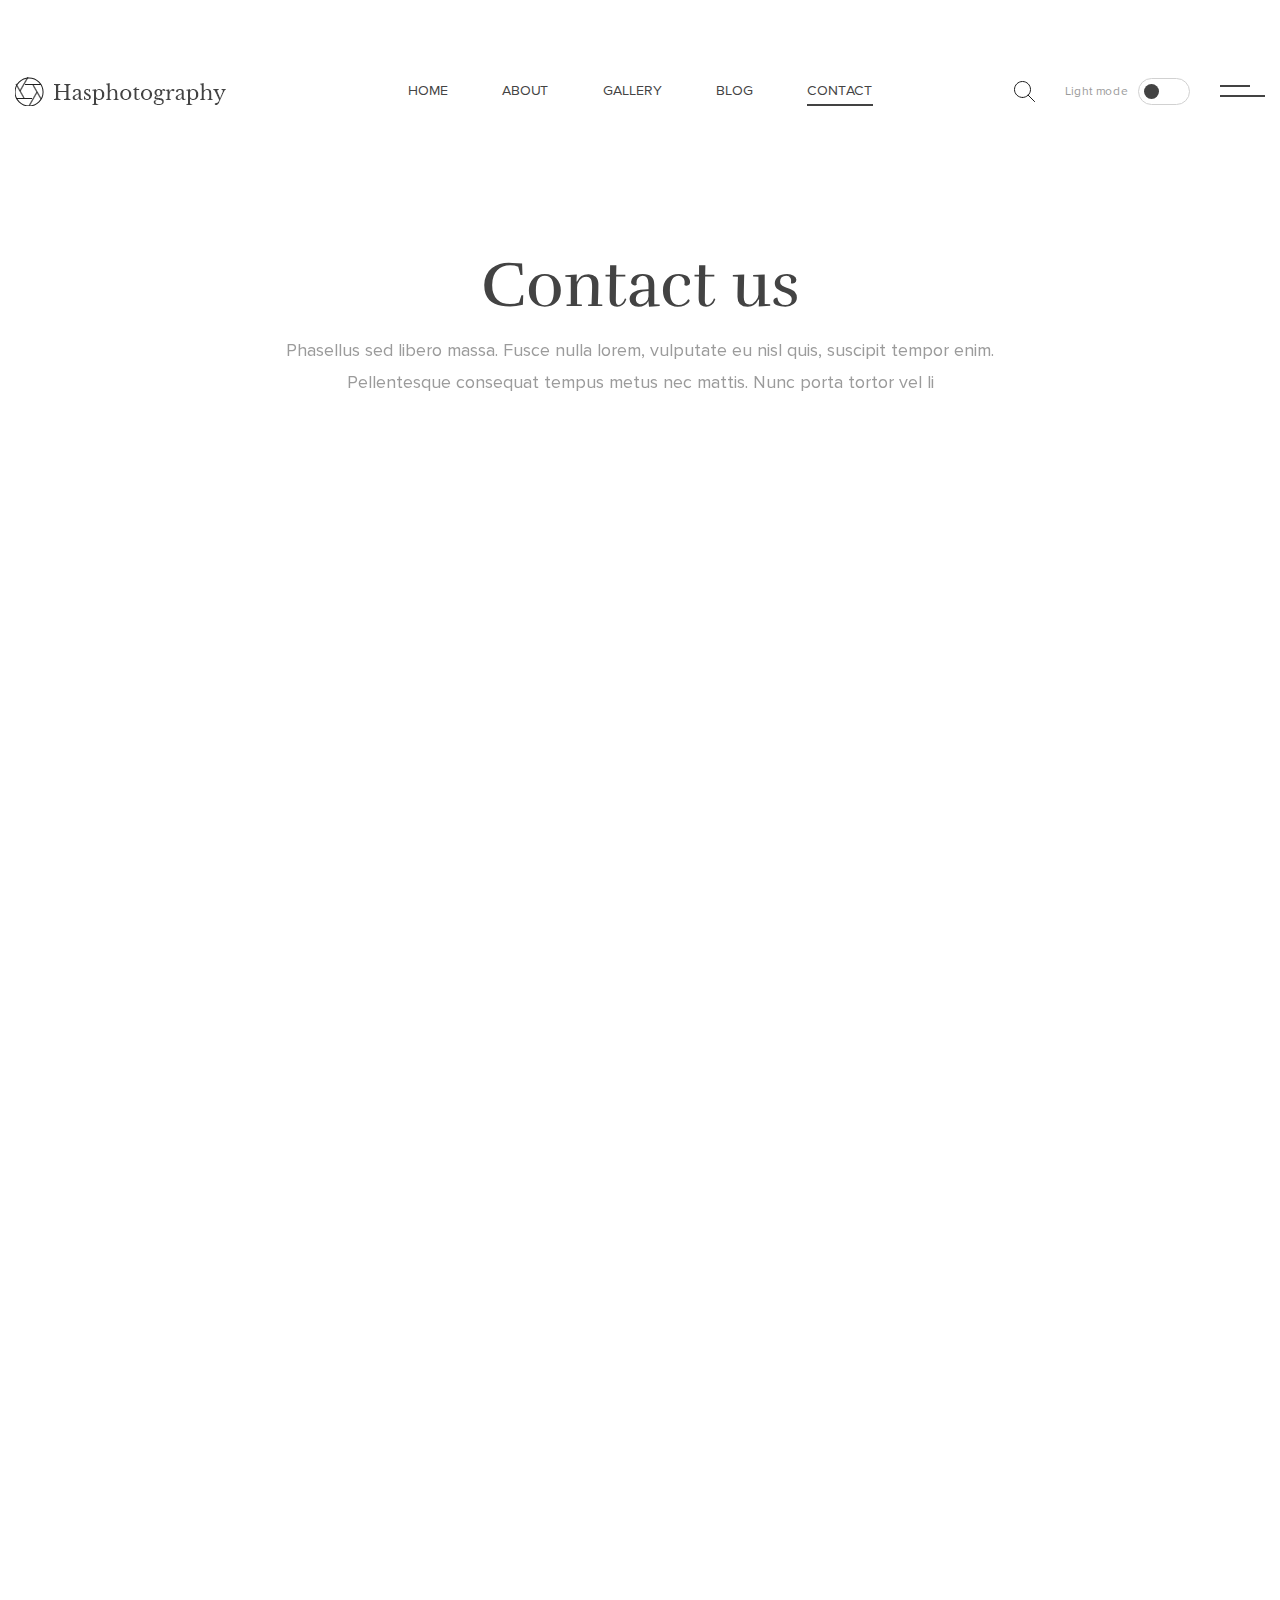
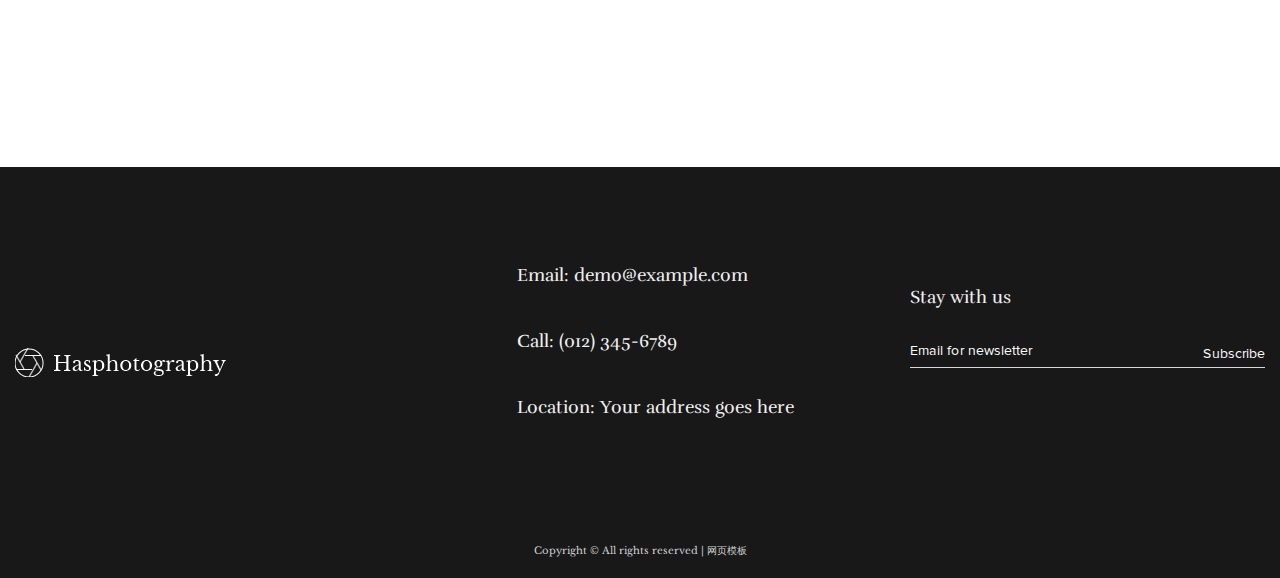
<file: contact-us.html>
<!DOCTYPE html>
<html lang="en">

<head>
    <meta charset="utf-8">
    <meta http-equiv="x-ua-compatible" content="ie=edge">
    <title>Optico - Photography Bootstrap 5 Template</title>
    <meta name="robots" content="index, follow" />
    <meta name="description" content="Optico is an elegant design, 100% responsive Bootstrap 5 template. It is best for optico websites and marketing companies.">
    <meta name="viewport" content="width=device-width, initial-scale=1, shrink-to-fit=no">
    <!-- Favicon -->
    <link rel="shortcut icon" type="image/x-icon" href="assets/images/favicon.png">

    <!-- All CSS is here
	============================================ -->
    <link rel="stylesheet" href="assets/css/vendor/proximanova.css" />
    <link rel="stylesheet" href="assets/css/vendor/line-awesome.min.css" />
    <link rel="stylesheet" href="assets/css/plugins/animate.css" />
    <link rel="stylesheet" href="assets/css/plugins/aos.css" />
    <link rel="stylesheet" href="assets/css/plugins/magnific-popup.css" />
    <link rel="stylesheet" href="assets/css/plugins/slinky.min.css" />
    <link rel="stylesheet" href="assets/css/plugins/swiper.min.css" />
    <link rel="stylesheet" href="assets/css/style.css" />
</head>




<body class="body-dark-mode-wrap">
    <div class="main-wrapper">
        <header class="header-area header-area-padding-2 section-padding-lr-1 transparent-bar sticky-bar bg-white sticky-white-bg">
            <div class="container-fluid">
                <div class="row align-items-center">
                    <div class="col-lg-3 col-md-6 col-12 col-sm-6">
                        <div class="logo logo-center-small">
                            <a class="default-logo" href="index.html"><img src="assets/images/logo/logo.png" alt="logo"></a>
                            <a class="white-logo" href="index.html"><img src="assets/images/logo/logo-white.png" alt="logo"></a>
                        </div>
                    </div>
                    <div class="col-lg-6 d-none d-lg-block">
                        <div class="main-menu main-menu-black text-center">
                            <nav>
                                <ul>
                                    <li><a href="index.html">Home</a></li>
                                    <li><a href="about-us.html">About</a></li>
                                    <li><a href="#">GALLERY</a>
                                        <ul class="sub-menu">
                                            <li><a href="gallery-split.html">Split Gallery</a></li>
                                            <li><a href="gallery-fullscreen.html">Fullscreen Gallery</a></li>
                                            <li><a href="gallery-classic.html">Classic Gallery</a></li>
                                            <li><a href="single-gallery.html">Single Gallery</a></li>
                                        </ul>
                                    </li>
                                    <li><a href="blog.html">Blog</a>
                                        <ul class="sub-menu">
                                            <li><a href="blog.html">Blog Page</a></li>
                                            <li><a href="blog-details.html">Blog Details</a></li>
                                        </ul>
                                    </li>
                                    <li class="active"><a href="contact-us.html">Contact</a></li>
                                </ul>
                            </nav>
                        </div>
                    </div>
                    <div class="col-lg-3 col-md-6 col-12 col-sm-6">
                        <div class="header-action">
                            <div class="search-wrap">
                                <a class="search-active" href="#">
                                    <img class="injectable" src="assets/images/icon-img/search.svg" alt="">
                                </a>
                            </div>
                            <div class="light-dark-mode-wrap">
                                <span class="dark-mode">Dark mode</span>
                                <span class="light-mode">Light mode</span>
                                <div class="light-dark-btn">

                                </div>
                            </div>
                            <div class="offcanvas-wrap">
                                <a class="header-aside-button" href="#">
                                    <span class="offcanvas-width-1"></span>
                                    <span class="offcanvas-width-2"></span>
                                </a>
                            </div>
                        </div>
                    </div>
                </div>
            </div>
        </header>
        <!-- aside start -->
        <div class="header-aside-active">
            <div class="header-aside-wrap">
                <a class="aside-close"><img class="injectable" src="assets/images/icon-img/aside-close.svg" alt=""></a>
                <div class="header-aside-content-wrap">
                    <div id="menu" class="slinky-mobile-menu text-left">
                        <ul>
                            <li><a href="index.html">HOME</a></li>
                            <li><a href="about-us.html">ABOUT</a></li>
                            <li>
                                <a href="#">GALLERY</a>
                                <ul>
                                    <li><a href="gallery-split.html">Split Gallery</a></li>
                                    <li><a href="gallery-fullscreen.html">Fullscreen Gallery</a></li>
                                    <li><a href="gallery-classic.html">Classic Gallery</a></li>
                                    <li><a href="single-gallery.html">Single Gallery</a></li>
                                </ul>
                            </li>
                            <li>
                                <a href="#">BLOG</a>
                                <ul>
                                    <li><a href="blog.html">Blog Page</a></li>
                                    <li><a href="blog-details.html">Blog Details</a></li>
                                </ul>
                            </li>
                            <li><a href="contact-us.html">CONTACT</a></li>
                        </ul>
                    </div>
                    <div class="header-aside-content">
                        <img src="assets/images/photography/photography-7.png" alt="">
                        <p>Phasellus sed libero massa. Fusce nulla lorem, vulputate eu nisl quis, suscipit tempor enim. Pellentesque consequat tempus metus nec mattis. Nunc porta tortor vel li</p>
                        <div class="aside-contact-info">
                            <ul>
                                <li><span>Email: </span><a href="#">ifug@gasu.org</a></li>
                                <li><span>Call: </span><a href="#">(545) 579-3639</a></li>
                                <li><span>Location: </span>1476 Ivwiw Junction</li>
                            </ul>
                        </div>
                        <div class="aside-btn">
                            <a class="btn btn-outline-primary" href="#">
                                Login / Join Free
                            </a>
                        </div>
                        <div class="aside-copyright copyright">
                            <p>Copyright © All rights reserved | <a target="_blank" href="http://www.mobanwang.com/" title="网页模板">网页模板</a></p>
                        </div>
                    </div>
                </div>
            </div>
        </div>
        <!-- search start -->
        <div class="search-popup-wrap main-search-active">
            <div class="close-style-position">
                <a class="search-close"><img class="injectable" src="assets/images/icon-img/aside-close.svg" alt=""></a>
            </div>
            <div class="search-popup-content">
                <form class="search-popup-form" action="#">
                    <input type="text" placeholder="Search for… ">
                    <button class="button-search"><img class="injectable" src="assets/images/icon-img/search.svg" alt=""></button>
                </form>
            </div>
        </div>
        <div class="breadcrumb-area breadcrumb-padding-1">
            <div class="container">
                <div class="breadcrumb-content text-center">
                    <h1 data-aos="fade-up" data-aos-delay="200">Contact us</h1>
                    <p data-aos="fade-up" data-aos-delay="300">Phasellus sed libero massa. Fusce nulla lorem, vulputate eu nisl quis, suscipit tempor enim. Pellentesque consequat tempus metus nec mattis. Nunc porta tortor vel li</p>
                </div>
            </div>
        </div>
        <div class="contact-us-area section-padding-lr-2 pb-120">
            <div class="map">
                <iframe src="https://www.amap.com/" sandbox=""></iframe>
            </div>
            <div class="container-fluid">
                <div class="row">
                    <div class="col-lg-8 offset-lg-2 col-md-12">
                        <div class="contact-form-style">
                            <form id="contact-form" action="#" method="post">
                                <input data-aos="fade-up" data-aos-delay="200" name="first_name" type="text" placeholder="Name *">
                                <input data-aos="fade-up" data-aos-delay="300" name="email_address" type="email" placeholder="Your Email *">
                                <input data-aos="fade-up" data-aos-delay="400" name="website" type="text" placeholder="You Website">
                                <select name="contact_subject" class="select-img" data-aos="fade-up" data-aos-delay="500">
                                    <option value="Inquiry Type">Business Plan</option>
                                    <option value="Inquiry 1">General</option>
                                    <option value="Inquiry 2">Sales</option>
                                </select>
                                <textarea data-aos="fade-up" data-aos-delay="600" name="message" placeholder="Message"></textarea>
                                <button data-aos="fade-up" data-aos-delay="300" class="submit" type="submit">Send message</button>
                            </form>
                            <p class="form-messege"></p>
                        </div>
                    </div>
                </div>
            </div>
        </div>
        <footer class="footer-area bg-black pt-95 section-padding-lr-2">
            <div class="container-fluid">
                <div class="footer-top">
                    <div class="row">
                        <div class="col-lg-4 col-md-6 col-12 col-sm-6">
                            <div class="footer-logo mb-30">
                                <a href="index.html"><img src="assets/images/logo/logo-white.png" alt="logo"></a>
                            </div>
                        </div>
                        <div class="col-lg-4 col-md-6 col-12 col-sm-6">
                            <div class="footer-info mb-30">
                                <ul>
                                    <li><span>Email:</span> <a href="#">demo@example.com</a></li>
                                    <li><span>Call: </span> <a href="#">(012) 345-6789</a></li>
                                    <li><span>Location: </span>Your address goes here</li>
                                </ul>
                            </div>
                        </div>
                        <div class="col-lg-4 col-md-12 col-12 col-sm-12">
                            <div class="subscribe-wrap mb-30">
                                <h4>Stay with us</h4>
                                <div id="mc_embed_signup" class="subscribe-form">
                                    <form id="mc-embedded-subscribe-form" class="validate subscribe-form-style" novalidate="" target="_blank" name="mc-embedded-subscribe-form" method="post" action="https://devitems.us11.list-manage.com/subscribe/post?u=6bbb9b6f5827bd842d9640c82&amp;id=05d85f18ef">
                                        <div id="mc_embed_signup_scroll" class="mc-form">
                                            <input class="email" type="email" required="" placeholder="Email for newsletter" name="EMAIL" value="">
                                            <div class="mc-news" aria-hidden="true">
                                                <input type="text" value="" tabindex="-1" name="b_6bbb9b6f5827bd842d9640c82_05d85f18ef">
                                            </div>
                                            <div class="clear">
                                                <input id="mc-embedded-subscribe" class="button" type="submit" name="subscribe" value="Subscribe">
                                            </div>
                                        </div>
                                    </form>
                                </div>
                            </div>
                        </div>
                    </div>
                </div>
                <div class="footer-bottom copyright copyright-white footer-bottom-mrg text-center">
                    <p>Copyright © All rights reserved | <a target="_blank" href="http://www.mobanwang.com/" title="网页模板">网页模板</a></p>
                </div>
            </div>
        </footer>
    </div>
    <!-- Global Vendor, plugins JS -->
    <script src="assets/js/vendor/modernizr-3.11.2.min.js"></script>
    <script src="assets/js/vendor/jquery-3.5.1.min.js"></script>
    <script src="assets/js/vendor/jquery-migrate-3.3.0.min.js"></script>
    <script src="assets/js/vendor/popper.min.js"></script>
    <script src="assets/js/vendor/bootstrap.min.js"></script>
    <script src="assets/js/plugins/svg-inject.min.js"></script>
    <script src="assets/js/plugins/wow.js"></script>
    <script src="assets/js/plugins/scrollup.js"></script>
    <script src="assets/js/plugins/aos.js"></script>
    <script src="assets/js/plugins/magnific-popup.js"></script>
    <script src="assets/js/plugins/mouse-parallax.js"></script>
    <script src="assets/js/plugins/slinky.min.js"></script>
    <script src="assets/js/plugins/swiper.min.js"></script>
    <script src="assets/js/plugins/ajax-mail.js"></script>
    <!-- Main JS -->
    <script src="assets/js/main.js"></script>
</body>

</html>
</file>
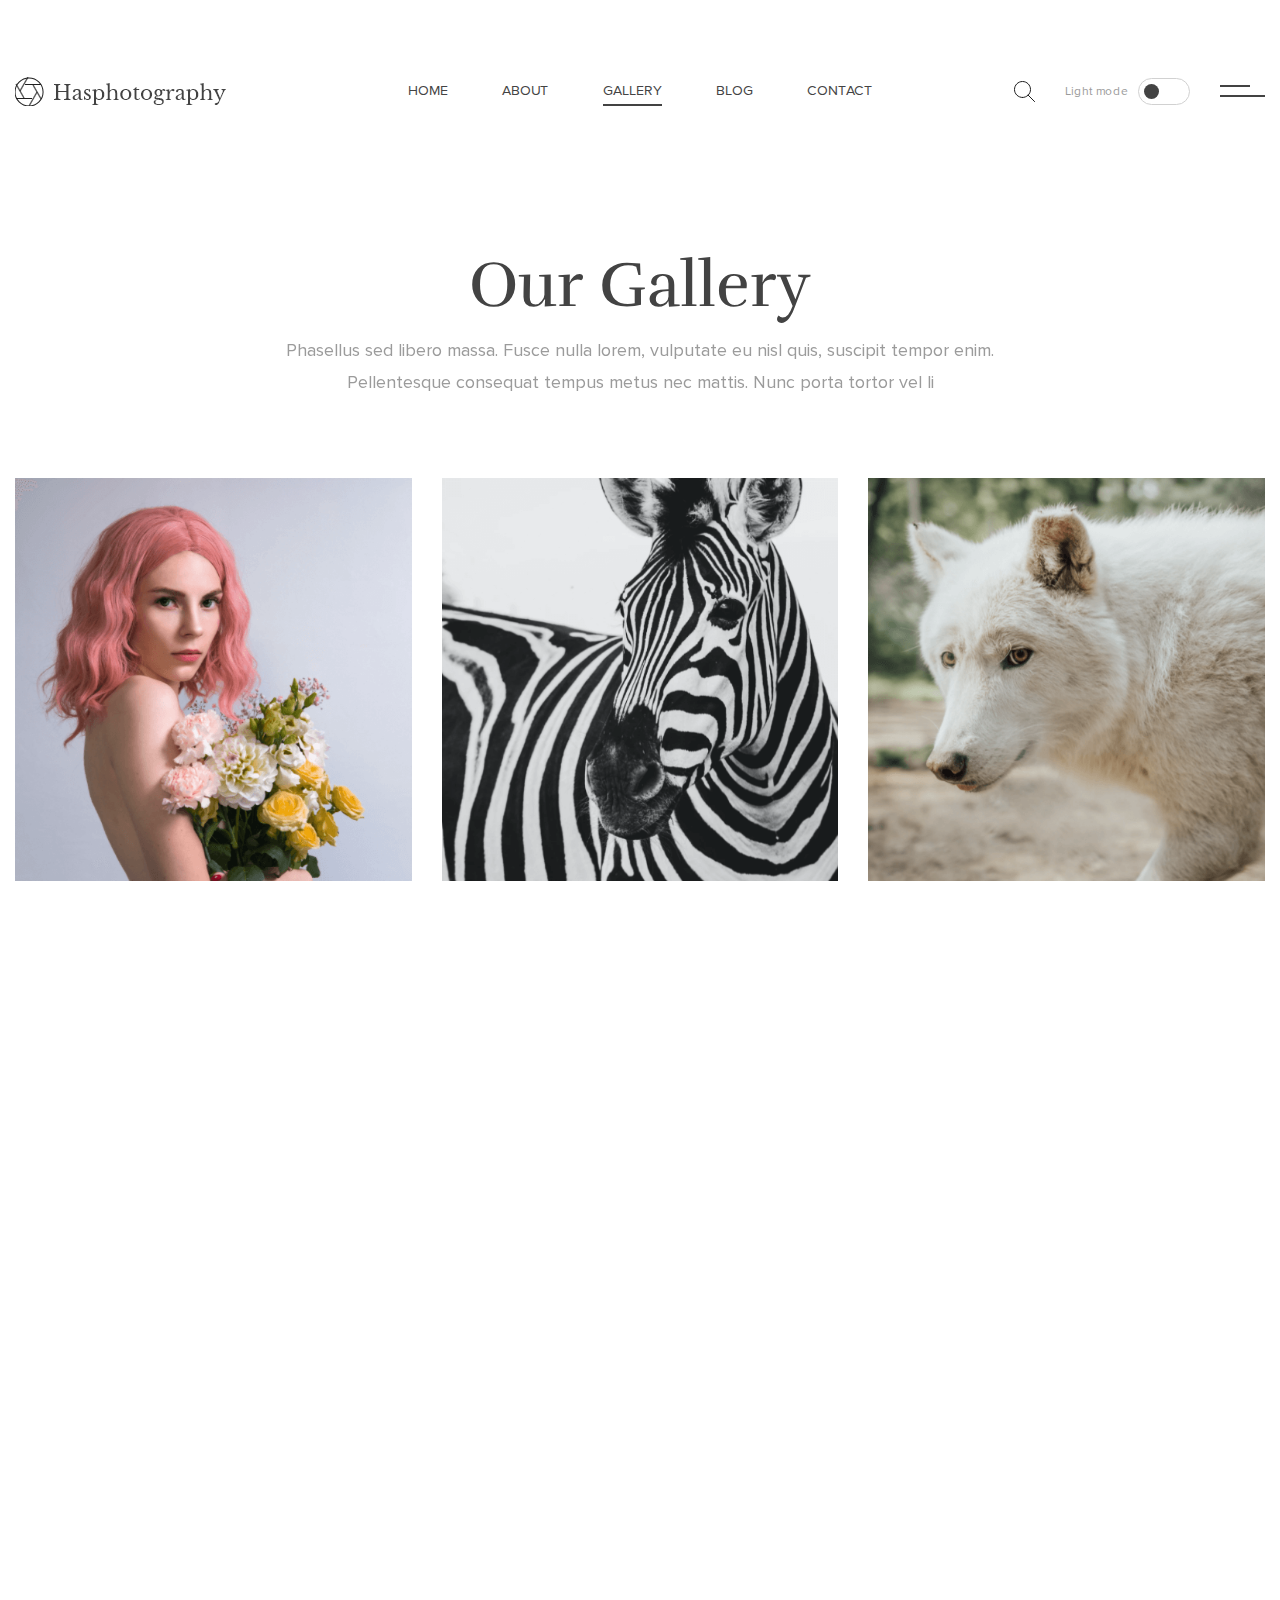
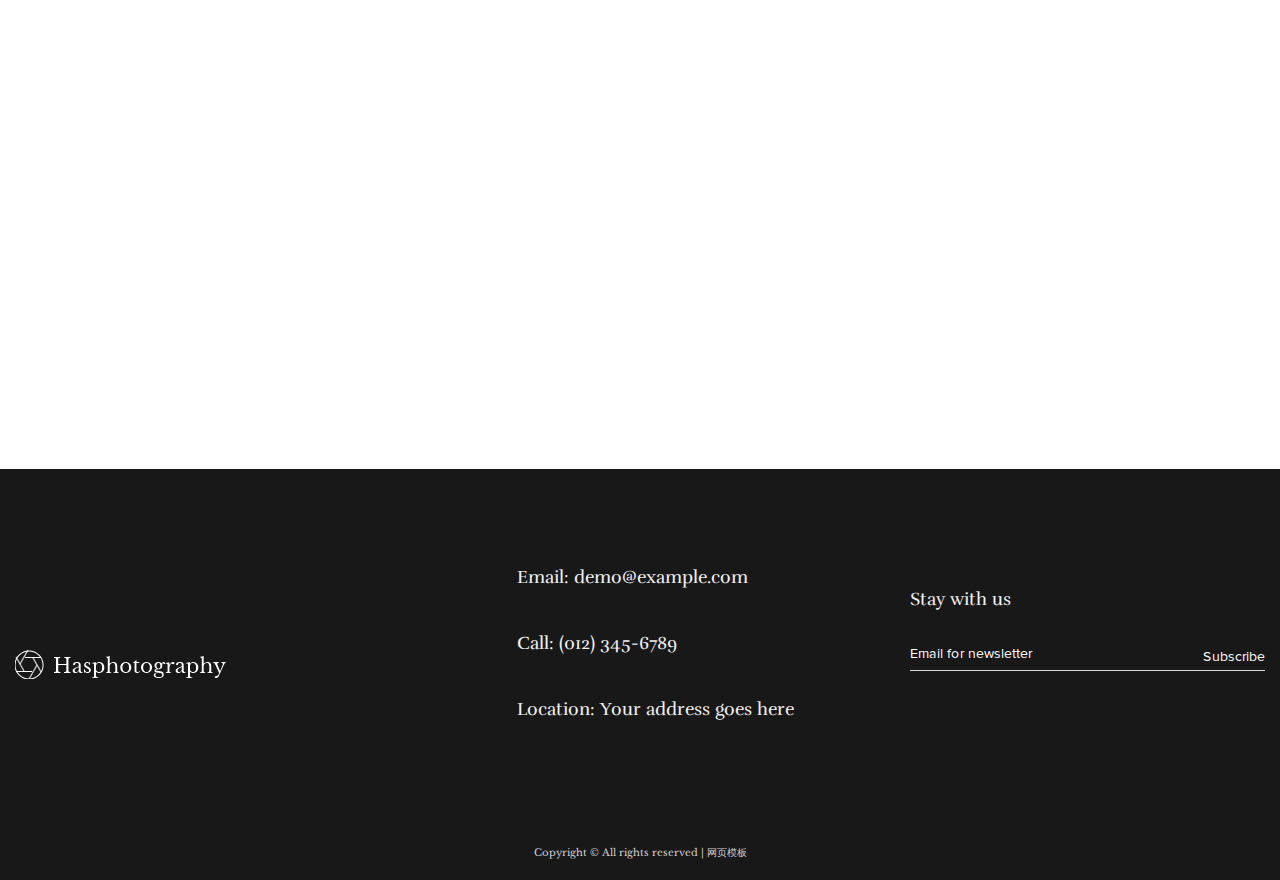
<file: gallery-classic.html>
<!DOCTYPE html>
<html lang="en">

<head>
    <meta charset="utf-8">
    <meta http-equiv="x-ua-compatible" content="ie=edge">
    <title>Optico - Photography Bootstrap 5 Template</title>
    <meta name="robots" content="index, follow" />
    <meta name="description" content="Optico is an elegant design, 100% responsive Bootstrap 5 template. It is best for optico websites and marketing companies.">
    <meta name="viewport" content="width=device-width, initial-scale=1, shrink-to-fit=no">
    <!-- Favicon -->
    <link rel="shortcut icon" type="image/x-icon" href="assets/images/favicon.png">

    <!-- All CSS is here
	============================================ -->
    <link rel="stylesheet" href="assets/css/vendor/proximanova.css" />
    <link rel="stylesheet" href="assets/css/vendor/line-awesome.min.css" />
    <link rel="stylesheet" href="assets/css/plugins/animate.css" />
    <link rel="stylesheet" href="assets/css/plugins/aos.css" />
    <link rel="stylesheet" href="assets/css/plugins/magnific-popup.css" />
    <link rel="stylesheet" href="assets/css/plugins/slinky.min.css" />
    <link rel="stylesheet" href="assets/css/plugins/swiper.min.css" />
    <link rel="stylesheet" href="assets/css/style.css" />
</head>




<body class="body-dark-mode-wrap">
    <div class="main-wrapper">
        <header class="header-area header-area-padding-2 section-padding-lr-1 transparent-bar sticky-bar bg-white sticky-white-bg">
            <div class="container-fluid">
                <div class="row align-items-center">
                    <div class="col-lg-3 col-md-6 col-12 col-sm-6">
                        <div class="logo logo-center-small">
                            <a class="default-logo" href="index.html"><img src="assets/images/logo/logo.png" alt="logo"></a>
                            <a class="white-logo" href="index.html"><img src="assets/images/logo/logo-white.png" alt="logo"></a>
                        </div>
                    </div>
                    <div class="col-lg-6 d-none d-lg-block">
                        <div class="main-menu main-menu-black text-center">
                            <nav>
                                <ul>
                                    <li><a href="index.html">Home</a></li>
                                    <li><a href="about-us.html">About</a></li>
                                    <li class="active"><a href="#">GALLERY</a>
                                        <ul class="sub-menu">
                                            <li><a href="gallery-split.html">Split Gallery</a></li>
                                            <li><a href="gallery-fullscreen.html">Fullscreen Gallery</a></li>
                                            <li><a href="gallery-classic.html">Classic Gallery</a></li>
                                            <li><a href="single-gallery.html">Single Gallery</a></li>
                                        </ul>
                                    </li>
                                    <li><a href="blog.html">Blog</a>
                                        <ul class="sub-menu">
                                            <li><a href="blog.html">Blog Page</a></li>
                                            <li><a href="blog-details.html">Blog Details</a></li>
                                        </ul>
                                    </li>
                                    <li><a href="contact-us.html">Contact</a></li>
                                </ul>
                            </nav>
                        </div>
                    </div>
                    <div class="col-lg-3 col-md-6 col-12 col-sm-6">
                        <div class="header-action">
                            <div class="search-wrap">
                                <a class="search-active" href="#">
                                    <img class="injectable" src="assets/images/icon-img/search.svg" alt="">
                                </a>
                            </div>
                            <div class="light-dark-mode-wrap">
                                <span class="dark-mode">Dark mode</span>
                                <span class="light-mode">Light mode</span>
                                <div class="light-dark-btn">

                                </div>
                            </div>
                            <div class="offcanvas-wrap">
                                <a class="header-aside-button" href="#">
                                    <span class="offcanvas-width-1"></span>
                                    <span class="offcanvas-width-2"></span>
                                </a>
                            </div>
                        </div>
                    </div>
                </div>
            </div>
        </header>
        <!-- aside start -->
        <div class="header-aside-active">
            <div class="header-aside-wrap">
                <a class="aside-close"><img class="injectable" src="assets/images/icon-img/aside-close.svg" alt=""></a>
                <div class="header-aside-content-wrap">
                    <div id="menu" class="slinky-mobile-menu text-left">
                        <ul>
                            <li><a href="index.html">HOME</a></li>
                            <li><a href="about-us.html">ABOUT</a></li>
                            <li>
                                <a href="#">GALLERY</a>
                                <ul>
                                    <li><a href="gallery-split.html">Split Gallery</a></li>
                                    <li><a href="gallery-fullscreen.html">Fullscreen Gallery</a></li>
                                    <li><a href="gallery-classic.html">Classic Gallery</a></li>
                                    <li><a href="single-gallery.html">Single Gallery</a></li>
                                </ul>
                            </li>
                            <li>
                                <a href="#">BLOG</a>
                                <ul>
                                    <li><a href="blog.html">Blog Page</a></li>
                                    <li><a href="blog-details.html">Blog Details</a></li>
                                </ul>
                            </li>
                            <li><a href="contact-us.html">CONTACT</a></li>
                        </ul>
                    </div>
                    <div class="header-aside-content">
                        <img src="assets/images/photography/photography-7.png" alt="">
                        <p>Phasellus sed libero massa. Fusce nulla lorem, vulputate eu nisl quis, suscipit tempor enim. Pellentesque consequat tempus metus nec mattis. Nunc porta tortor vel li</p>
                        <div class="aside-contact-info">
                            <ul>
                                <li><span>Email: </span><a href="#">ifug@gasu.org</a></li>
                                <li><span>Call: </span><a href="#">(545) 579-3639</a></li>
                                <li><span>Location: </span>1476 Ivwiw Junction</li>
                            </ul>
                        </div>
                        <div class="aside-btn">
                            <a class="btn btn-outline-primary" href="#">
                                Login / Join Free
                            </a>
                        </div>
                        <div class="aside-copyright copyright">
                            <p>Copyright © All rights reserved | <a target="_blank" href="http://www.mobanwang.com/" title="网页模板">网页模板</a></p>
                        </div>
                    </div>
                </div>
            </div>
        </div>
        <!-- search start -->
        <div class="search-popup-wrap main-search-active">
            <div class="close-style-position">
                <a class="search-close"><img class="injectable" src="assets/images/icon-img/aside-close.svg" alt=""></a>
            </div>
            <div class="search-popup-content">
                <form class="search-popup-form" action="#">
                    <input type="text" placeholder="Search for… ">
                    <button class="button-search"><img class="injectable" src="assets/images/icon-img/search.svg" alt=""></button>
                </form>
            </div>
        </div>
        <div class="breadcrumb-area breadcrumb-padding-3">
            <div class="container">
                <div class="breadcrumb-content text-center">
                    <h1 data-aos="fade-up" data-aos-delay="200">Our Gallery</h1>
                    <p data-aos="fade-up" data-aos-delay="300">Phasellus sed libero massa. Fusce nulla lorem, vulputate eu nisl quis, suscipit tempor enim. Pellentesque consequat tempus metus nec mattis. Nunc porta tortor vel li</p>
                </div>
            </div>
        </div>
        <div class="gallery-classic-area padding-50-row-col section-padding-lr-1 pb-125">
            <div class="container-fluid">
                <div class="row item-wrapper">
                    <div class="col-lg-4 col-md-6 col-12 col-sm-6 toggle-item-active" data-aos="fade-up" data-aos-delay="200">
                        <div class="single-gallery mb-50">
                            <a href="single-gallery.html"><img src="assets/images/gallery/gallery-1.png" alt=""></a>
                            <div class="gallery-content">
                                <h3><a href="#">Flower</a></h3>
                                <p>Phasellus sed libero massa. Fusce nulla</p>
                                <div class="gallery-btn">
                                    <a href="single-gallery.html" class="btn btn-outline-primary">
                                        Read more
                                    </a>
                                </div>
                            </div>
                        </div>
                    </div>
                    <div class="col-lg-4 col-md-6 col-12 col-sm-6 toggle-item-active" data-aos="fade-up" data-aos-delay="300">
                        <div class="single-gallery mb-50">
                            <a href="single-gallery.html"><img src="assets/images/gallery/gallery-2.png" alt=""></a>
                            <div class="gallery-content">
                                <h3><a href="#">Zebra</a></h3>
                                <p>Phasellus sed libero massa. Fusce nulla</p>
                                <div class="gallery-btn">
                                    <a href="single-gallery.html" class="btn btn-outline-primary">
                                        Read more
                                    </a>
                                </div>
                            </div>
                        </div>
                    </div>
                    <div class="col-lg-4 col-md-6 col-12 col-sm-6 toggle-item-active" data-aos="fade-up" data-aos-delay="400">
                        <div class="single-gallery mb-50">
                            <a href="single-gallery.html"><img src="assets/images/gallery/gallery-3.png" alt=""></a>
                            <div class="gallery-content">
                                <h3><a href="#">Dog</a></h3>
                                <p>Phasellus sed libero massa. Fusce nulla</p>
                                <div class="gallery-btn">
                                    <a href="single-gallery.html" class="btn btn-outline-primary">
                                        Read more
                                    </a>
                                </div>
                            </div>
                        </div>
                    </div>
                    <div class="col-lg-4 col-md-6 col-12 col-sm-6 toggle-item-active" data-aos="fade-up" data-aos-delay="200">
                        <div class="single-gallery mb-50">
                            <a href="single-gallery.html"><img src="assets/images/gallery/gallery-4.png" alt=""></a>
                            <div class="gallery-content">
                                <h3><a href="#">Flower</a></h3>
                                <p>Phasellus sed libero massa. Fusce nulla</p>
                                <div class="gallery-btn">
                                    <a href="single-gallery.html" class="btn btn-outline-primary">
                                        Read more
                                    </a>
                                </div>
                            </div>
                        </div>
                    </div>
                    <div class="col-lg-4 col-md-6 col-12 col-sm-6 toggle-item-active" data-aos="fade-up" data-aos-delay="300">
                        <div class="single-gallery mb-50">
                            <a href="single-gallery.html"><img src="assets/images/gallery/gallery-5.png" alt=""></a>
                            <div class="gallery-content">
                                <h3><a href="#">Chocolate</a></h3>
                                <p>Phasellus sed libero massa. Fusce nulla</p>
                                <div class="gallery-btn">
                                    <a href="single-gallery.html" class="btn btn-outline-primary">
                                        Read more
                                    </a>
                                </div>
                            </div>
                        </div>
                    </div>
                    <div class="col-lg-4 col-md-6 col-12 col-sm-6 toggle-item-active" data-aos="fade-up" data-aos-delay="400">
                        <div class="single-gallery mb-50">
                            <a href="single-gallery.html"><img src="assets/images/gallery/gallery-6.png" alt=""></a>
                            <div class="gallery-content">
                                <h3><a href="#">Man</a></h3>
                                <p>Phasellus sed libero massa. Fusce nulla</p>
                                <div class="gallery-btn">
                                    <a href="single-gallery.html" class="btn btn-outline-primary">
                                        Read more
                                    </a>
                                </div>
                            </div>
                        </div>
                    </div>
                    <div class="col-lg-4 col-md-6 col-12 col-sm-6 toggle-item-active" data-aos="fade-up" data-aos-delay="200">
                        <div class="single-gallery mb-50">
                            <a href="single-gallery.html"><img src="assets/images/gallery/gallery-7.png" alt=""></a>
                            <div class="gallery-content">
                                <h3><a href="#">Flower</a></h3>
                                <p>Phasellus sed libero massa. Fusce nulla</p>
                                <div class="gallery-btn">
                                    <a href="single-gallery.html" class="btn btn-outline-primary">
                                        Read more
                                    </a>
                                </div>
                            </div>
                        </div>
                    </div>
                    <div class="col-lg-4 col-md-6 col-12 col-sm-6 toggle-item-active" data-aos="fade-up" data-aos-delay="300">
                        <div class="single-gallery mb-50">
                            <a href="single-gallery.html"><img src="assets/images/gallery/gallery-8.png" alt=""></a>
                            <div class="gallery-content">
                                <h3><a href="#">Leaf</a></h3>
                                <p>Phasellus sed libero massa. Fusce nulla</p>
                                <div class="gallery-btn">
                                    <a href="single-gallery.html" class="btn btn-outline-primary">
                                        Read more
                                    </a>
                                </div>
                            </div>
                        </div>
                    </div>
                    <div class="col-lg-4 col-md-6 col-12 col-sm-6 toggle-item-active" data-aos="fade-up" data-aos-delay="400">
                        <div class="single-gallery mb-50">
                            <a href="single-gallery.html"><img src="assets/images/gallery/gallery-9.png" alt=""></a>
                            <div class="gallery-content">
                                <h3><a href="#">Man</a></h3>
                                <p>Phasellus sed libero massa. Fusce nulla</p>
                                <div class="gallery-btn">
                                    <a href="single-gallery.html" class="btn btn-outline-primary">
                                        Read more
                                    </a>
                                </div>
                            </div>
                        </div>
                    </div>
                    <div class="col-lg-4 col-md-6 col-12 col-sm-6 toggle-item-active">
                        <div class="single-gallery mb-50">
                            <a href="single-gallery.html"><img src="assets/images/gallery/gallery-1.png" alt=""></a>
                            <div class="gallery-content">
                                <h3><a href="#">Flower</a></h3>
                                <p>Phasellus sed libero massa. Fusce nulla</p>
                                <div class="gallery-btn">
                                    <a href="single-gallery.html" class="btn btn-outline-primary">
                                        Read more
                                    </a>
                                </div>
                            </div>
                        </div>
                    </div>
                    <div class="col-lg-4 col-md-6 col-12 col-sm-6 toggle-item-active">
                        <div class="single-gallery mb-50">
                            <a href="single-gallery.html"><img src="assets/images/gallery/gallery-2.png" alt=""></a>
                            <div class="gallery-content">
                                <h3><a href="#">Zebra</a></h3>
                                <p>Phasellus sed libero massa. Fusce nulla</p>
                                <div class="gallery-btn">
                                    <a href="single-gallery.html" class="btn btn-outline-primary">
                                        Read more
                                    </a>
                                </div>
                            </div>
                        </div>
                    </div>
                    <div class="col-lg-4 col-md-6 col-12 col-sm-6 toggle-item-active">
                        <div class="single-gallery mb-50">
                            <a href="single-gallery.html"><img src="assets/images/gallery/gallery-3.png" alt=""></a>
                            <div class="gallery-content">
                                <h3><a href="#">Dog</a></h3>
                                <p>Phasellus sed libero massa. Fusce nulla</p>
                                <div class="gallery-btn">
                                    <a href="single-gallery.html" class="btn btn-outline-primary">
                                        Read more
                                    </a>
                                </div>
                            </div>
                        </div>
                    </div>
                    <div class="col-12">
                        <div class="load-more toggle-btn mt-30" data-aos="fade-up" data-aos-delay="200">
                            <a class="loadMore" href="#">Load more...</a>
                        </div>
                    </div>
                </div>
            </div>
        </div>
        <footer class="footer-area bg-black pt-95 section-padding-lr-2">
            <div class="container-fluid">
                <div class="footer-top">
                    <div class="row">
                        <div class="col-lg-4 col-md-6 col-12 col-sm-6">
                            <div class="footer-logo mb-30">
                                <a href="index.html"><img src="assets/images/logo/logo-white.png" alt="logo"></a>
                            </div>
                        </div>
                        <div class="col-lg-4 col-md-6 col-12 col-sm-6">
                            <div class="footer-info mb-30">
                                <ul>
                                    <li><span>Email:</span> <a href="#">demo@example.com</a></li>
                                    <li><span>Call: </span> <a href="#">(012) 345-6789</a></li>
                                    <li><span>Location: </span>Your address goes here</li>
                                </ul>
                            </div>
                        </div>
                        <div class="col-lg-4 col-md-12 col-12 col-sm-12">
                            <div class="subscribe-wrap mb-30">
                                <h4>Stay with us</h4>
                                <div id="mc_embed_signup" class="subscribe-form">
                                    <form id="mc-embedded-subscribe-form" class="validate subscribe-form-style" novalidate="" target="_blank" name="mc-embedded-subscribe-form" method="post" action="https://devitems.us11.list-manage.com/subscribe/post?u=6bbb9b6f5827bd842d9640c82&amp;id=05d85f18ef">
                                        <div id="mc_embed_signup_scroll" class="mc-form">
                                            <input class="email" type="email" required="" placeholder="Email for newsletter" name="EMAIL" value="">
                                            <div class="mc-news" aria-hidden="true">
                                                <input type="text" value="" tabindex="-1" name="b_6bbb9b6f5827bd842d9640c82_05d85f18ef">
                                            </div>
                                            <div class="clear">
                                                <input id="mc-embedded-subscribe" class="button" type="submit" name="subscribe" value="Subscribe">
                                            </div>
                                        </div>
                                    </form>
                                </div>
                            </div>
                        </div>
                    </div>
                </div>
                <div class="footer-bottom copyright copyright-white footer-bottom-mrg text-center">
                    <p>Copyright © All rights reserved | <a target="_blank" href="http://www.mobanwang.com/" title="网页模板">网页模板</a></p>
                </div>
            </div>
        </footer>
    </div>
    <!-- Global Vendor, plugins JS -->
    <script src="assets/js/vendor/modernizr-3.11.2.min.js"></script>
    <script src="assets/js/vendor/jquery-3.5.1.min.js"></script>
    <script src="assets/js/vendor/jquery-migrate-3.3.0.min.js"></script>
    <script src="assets/js/vendor/popper.min.js"></script>
    <script src="assets/js/vendor/bootstrap.min.js"></script>
    <script src="assets/js/plugins/svg-inject.min.js"></script>
    <script src="assets/js/plugins/wow.js"></script>
    <script src="assets/js/plugins/scrollup.js"></script>
    <script src="assets/js/plugins/aos.js"></script>
    <script src="assets/js/plugins/magnific-popup.js"></script>
    <script src="assets/js/plugins/mouse-parallax.js"></script>
    <script src="assets/js/plugins/slinky.min.js"></script>
    <script src="assets/js/plugins/swiper.min.js"></script>
    <script src="assets/js/plugins/ajax-mail.js"></script>
    <!-- Main JS -->
    <script src="assets/js/main.js"></script>
</body>

</html>
</file>
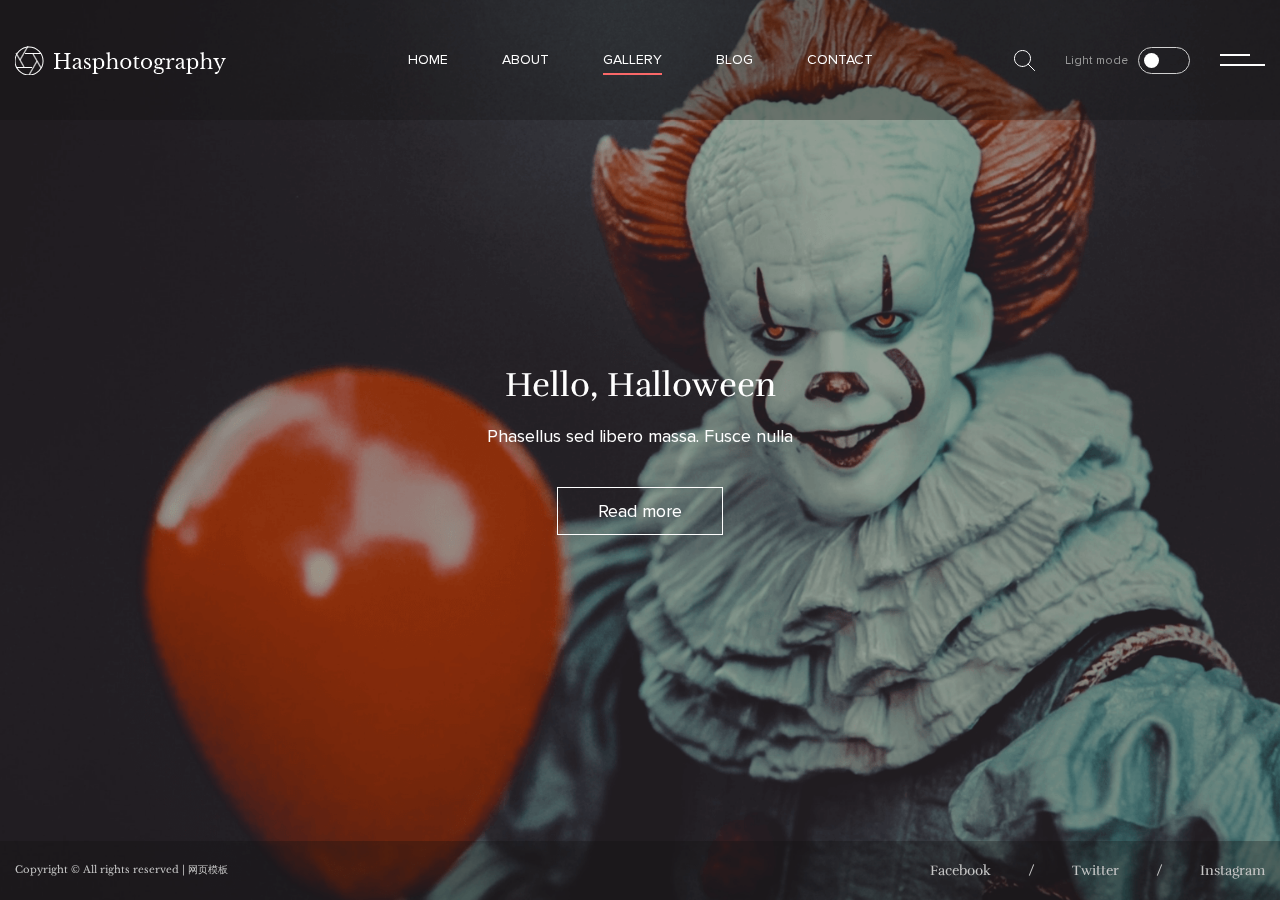
<file: gallery-fullscreen.html>
<!DOCTYPE html>
<html lang="en">

<head>
    <meta charset="utf-8">
    <meta http-equiv="x-ua-compatible" content="ie=edge">
    <title>Optico - Photography Bootstrap 5 Template</title>
    <meta name="robots" content="index, follow" />
    <meta name="description" content="Optico is an elegant design, 100% responsive Bootstrap 5 template. It is best for optico websites and marketing companies.">
    <meta name="viewport" content="width=device-width, initial-scale=1, shrink-to-fit=no">
    <!-- Favicon -->
    <link rel="shortcut icon" type="image/x-icon" href="assets/images/favicon.png">

    <!-- All CSS is here
	============================================ -->
    <link rel="stylesheet" href="assets/css/vendor/proximanova.css" />
    <link rel="stylesheet" href="assets/css/vendor/line-awesome.min.css" />
    <link rel="stylesheet" href="assets/css/plugins/animate.css" />
    <link rel="stylesheet" href="assets/css/plugins/aos.css" />
    <link rel="stylesheet" href="assets/css/plugins/magnific-popup.css" />
    <link rel="stylesheet" href="assets/css/plugins/slinky.min.css" />
    <link rel="stylesheet" href="assets/css/plugins/swiper.min.css" />
    <link rel="stylesheet" href="assets/css/style.css" />
</head>




<body class="body-dark-mode-wrap">
    <div class="main-wrapper">
        <header class="header-area header-area-padding-3 section-padding-lr-1 transparent-bar sticky-bar header-bg-black">
            <div class="container-fluid">
                <div class="row align-items-center">
                    <div class="col-lg-3 col-md-6 col-12 col-sm-6">
                        <div class="logo logo-center-small">
                            <a class="default-logo" href="index.html"><img src="assets/images/logo/logo-white.png" alt="logo"></a>
                            <a class="white-logo" href="index.html"><img src="assets/images/logo/logo-white.png" alt="logo"></a>
                        </div>
                    </div>
                    <div class="col-lg-6 d-none d-lg-block">
                        <div class="main-menu main-menu-white main-menu-hover-white text-center">
                            <nav>
                                <ul>
                                    <li><a href="index.html">Home</a></li>
                                    <li><a href="about-us.html">About</a></li>
                                    <li class="active-white"><a href="#">GALLERY</a>
                                        <ul class="sub-menu">
                                            <li><a href="gallery-split.html">Split Gallery</a></li>
                                            <li><a href="gallery-fullscreen.html">Fullscreen Gallery</a></li>
                                            <li><a href="gallery-classic.html">Classic Gallery</a></li>
                                            <li><a href="single-gallery.html">Single Gallery</a></li>
                                        </ul>
                                    </li>
                                    <li><a href="blog.html">Blog</a>
                                        <ul class="sub-menu">
                                            <li><a href="blog.html">Blog Page</a></li>
                                            <li><a href="blog-details.html">Blog Details</a></li>
                                        </ul>
                                    </li>
                                    <li><a href="contact-us.html">Contact</a></li>
                                </ul>
                            </nav>
                        </div>
                    </div>
                    <div class="col-lg-3 col-md-6 col-12 col-sm-6">
                        <div class="header-action header-action-white">
                            <div class="search-wrap">
                                <a class="search-active" href="#">
                                    <img class="injectable" src="assets/images/icon-img/search.svg" alt="">
                                </a>
                            </div>
                            <div class="light-dark-mode-wrap">
                                <span class="dark-mode">Dark mode</span>
                                <span class="light-mode">Light mode</span>
                                <div class="light-dark-btn">

                                </div>
                            </div>
                            <div class="offcanvas-wrap">
                                <a class="header-aside-button" href="#">
                                    <span class="offcanvas-width-1"></span>
                                    <span class="offcanvas-width-2"></span>
                                </a>
                            </div>
                        </div>
                    </div>
                </div>
            </div>
        </header>
        <!-- aside start -->
        <div class="header-aside-active">
            <div class="header-aside-wrap">
                <a class="aside-close"><img class="injectable" src="assets/images/icon-img/aside-close.svg" alt=""></a>
                <div class="header-aside-content-wrap">
                    <div id="menu" class="slinky-mobile-menu text-left">
                        <ul>
                            <li><a href="index.html">HOME</a></li>
                            <li><a href="about-us.html">ABOUT</a></li>
                            <li>
                                <a href="#">GALLERY</a>
                                <ul>
                                    <li><a href="gallery-split.html">Split Gallery</a></li>
                                    <li><a href="gallery-fullscreen.html">Fullscreen Gallery</a></li>
                                    <li><a href="gallery-classic.html">Classic Gallery</a></li>
                                    <li><a href="single-gallery.html">Single Gallery</a></li>
                                </ul>
                            </li>
                            <li>
                                <a href="#">BLOG</a>
                                <ul>
                                    <li><a href="blog.html">Blog Page</a></li>
                                    <li><a href="blog-details.html">Blog Details</a></li>
                                </ul>
                            </li>
                            <li><a href="contact-us.html">CONTACT</a></li>
                        </ul>
                    </div>
                    <div class="header-aside-content">
                        <img src="assets/images/photography/photography-7.png" alt="">
                        <p>Phasellus sed libero massa. Fusce nulla lorem, vulputate eu nisl quis, suscipit tempor enim. Pellentesque consequat tempus metus nec mattis. Nunc porta tortor vel li</p>
                        <div class="aside-contact-info">
                            <ul>
                                <li><span>Email: </span><a href="#">ifug@gasu.org</a></li>
                                <li><span>Call: </span><a href="#">(545) 579-3639</a></li>
                                <li><span>Location: </span>1476 Ivwiw Junction</li>
                            </ul>
                        </div>
                        <div class="aside-btn">
                            <a class="btn btn-outline-primary" href="#">
                                Login / Join Free
                            </a>
                        </div>
                        <div class="aside-copyright copyright">
                            <p>Copyright © All rights reserved | <a target="_blank" href="http://www.mobanwang.com/" title="网页模板">网页模板</a></p>
                        </div>
                    </div>
                </div>
            </div>
        </div>
        <!-- search start -->
        <div class="search-popup-wrap main-search-active">
            <div class="close-style-position">
                <a class="search-close"><img class="injectable" src="assets/images/icon-img/aside-close.svg" alt=""></a>
            </div>
            <div class="search-popup-content">
                <form class="search-popup-form" action="#">
                    <input type="text" placeholder="Search for… ">
                    <button class="button-search"><img class="injectable" src="assets/images/icon-img/search.svg" alt=""></button>
                </form>
            </div>
        </div>
        <div class="gallery-fullscreen-area">
            <div class="slider-active swiper-container">
                <div class="swiper-wrapper">
                    <div class="swiper-slide">
                        <div class="intro-section bg-img single-animation-wrap" style="background-image:url(assets/images/slider/slider-1.png)">
                            <div class="container">
                                <div class="gallery-fullscreen text-center slider-animated-1">
                                    <h1 class="animated">Hello, Halloween</h1>
                                    <p class="animated">Phasellus sed libero massa. Fusce nulla</p>
                                    <div class="fullscreen-gallery-btn">
                                        <a href="single-gallery.html" class="btn btn-outline-primary animated">
                                            Read more
                                        </a>
                                    </div>
                                </div>
                            </div>
                        </div>
                    </div>
                    <div class="swiper-slide">
                        <div class="intro-section bg-img single-animation-wrap" style="background-image:url(assets/images/slider/slider-2.png)">
                            <div class="container">
                                <div class="gallery-fullscreen text-center slider-animated-1">
                                    <h1 class="animated">Hello, Halloween</h1>
                                    <p class="animated">Phasellus sed libero massa. Fusce nulla</p>
                                    <div class="fullscreen-gallery-btn">
                                        <a href="single-gallery.html" class="btn btn-outline-primary animated">
                                            Read more
                                        </a>
                                    </div>
                                </div>
                            </div>
                        </div>
                    </div>
                    <div class="swiper-slide">
                        <div class="intro-section bg-img single-animation-wrap" style="background-image:url(assets/images/slider/slider-3.png)">
                            <div class="container">
                                <div class="gallery-fullscreen text-center slider-animated-1">
                                    <h1 class="animated">Hello, Halloween</h1>
                                    <p class="animated">Phasellus sed libero massa. Fusce nulla</p>
                                    <div class="fullscreen-gallery-btn">
                                        <a href="single-gallery.html" class="btn btn-outline-primary animated">
                                            Read more
                                        </a>
                                    </div>
                                </div>
                            </div>
                        </div>
                    </div>
                    <div class="home-slider-prev main-slider-nav"> <img class="injectable" src="assets/images/icon-img/angle-left.svg" alt=""></div>
                    <div class="home-slider-next main-slider-nav"> <img class="injectable" src="assets/images/icon-img/angle-right.svg" alt=""></div>
                </div>
            </div>
        </div>
        <footer class="footer-area footer-position section-padding-lr-1">
            <div class="container-fluid">
                <div class="row align-items-center">
                    <div class="col-lg-6 col-md-12 col-12">
                        <div class="footer-bottom copyright copyright-white-2">
                            <p>Copyright © All rights reserved | <a target="_blank" href="http://www.mobanwang.com/" title="网页模板">网页模板</a></p>
                        </div>
                    </div>
                    <div class="col-lg-6 col-md-12 col-12">
                        <div class="social-style-1 social-style-1-white">
                            <a href="#">Facebook</a>
                            <a href="#">Twitter</a>
                            <a href="#">Instagram</a>
                        </div>
                    </div>
                </div>
            </div>
        </footer>
    </div>
    <!-- Global Vendor, plugins JS -->
    <script src="assets/js/vendor/modernizr-3.11.2.min.js"></script>
    <script src="assets/js/vendor/jquery-3.5.1.min.js"></script>
    <script src="assets/js/vendor/jquery-migrate-3.3.0.min.js"></script>
    <script src="assets/js/vendor/popper.min.js"></script>
    <script src="assets/js/vendor/bootstrap.min.js"></script>
    <script src="assets/js/plugins/svg-inject.min.js"></script>
    <script src="assets/js/plugins/wow.js"></script>
    <script src="assets/js/plugins/scrollup.js"></script>
    <script src="assets/js/plugins/aos.js"></script>
    <script src="assets/js/plugins/magnific-popup.js"></script>
    <script src="assets/js/plugins/mouse-parallax.js"></script>
    <script src="assets/js/plugins/slinky.min.js"></script>
    <script src="assets/js/plugins/swiper.min.js"></script>
    <script src="assets/js/plugins/ajax-mail.js"></script>
    <!-- Main JS -->
    <script src="assets/js/main.js"></script>
</body>

</html>
</file>
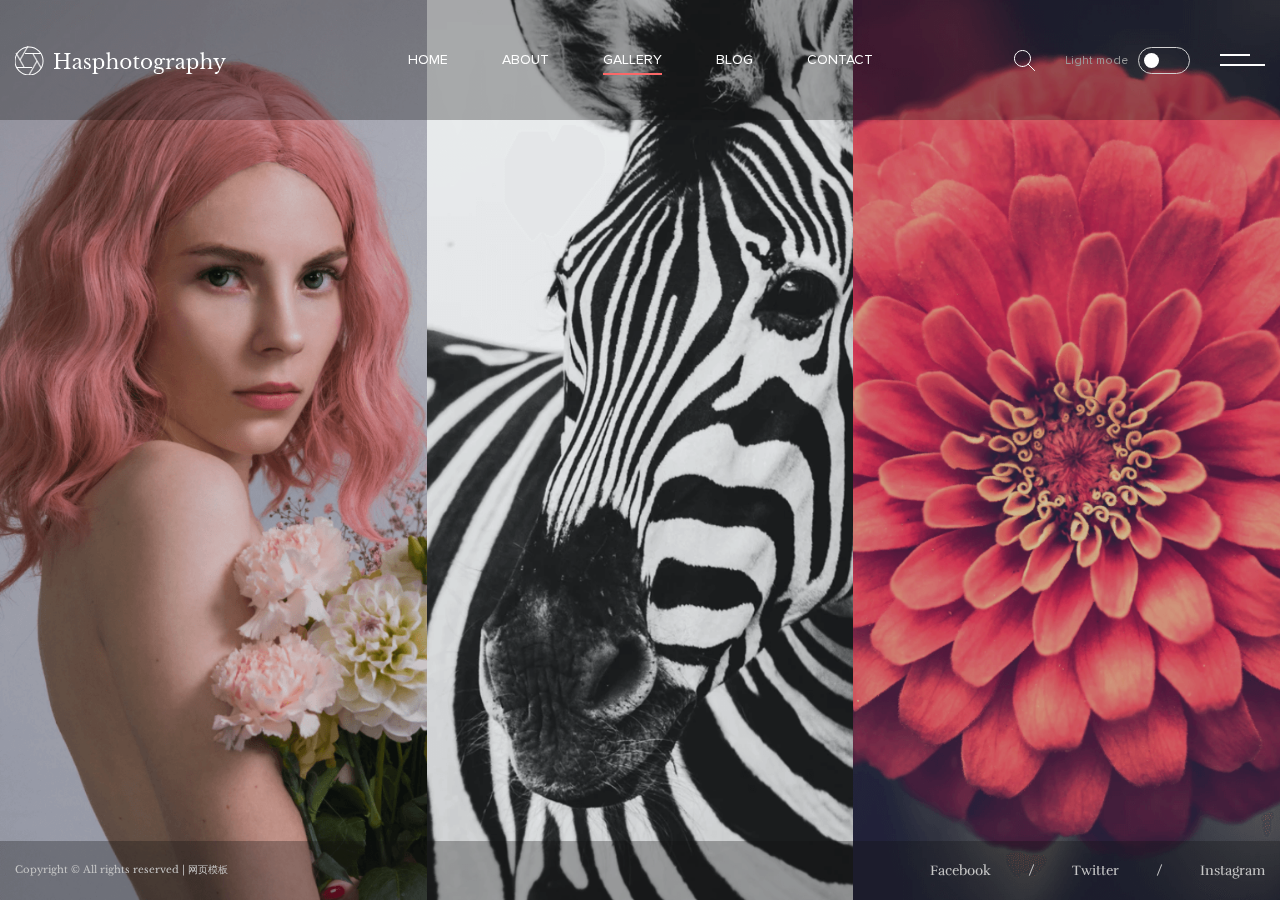
<file: gallery-split.html>
<!DOCTYPE html>
<html lang="en">

<head>
    <meta charset="utf-8">
    <meta http-equiv="x-ua-compatible" content="ie=edge">
    <title>Optico - Photography Bootstrap 5 Template</title>
    <meta name="robots" content="index, follow" />
    <meta name="description" content="Optico is an elegant design, 100% responsive Bootstrap 5 template. It is best for optico websites and marketing companies.">
    <meta name="viewport" content="width=device-width, initial-scale=1, shrink-to-fit=no">
    <!-- Favicon -->
    <link rel="shortcut icon" type="image/x-icon" href="assets/images/favicon.png">

    <!-- All CSS is here
	============================================ -->
    <link rel="stylesheet" href="assets/css/vendor/proximanova.css" />
    <link rel="stylesheet" href="assets/css/vendor/line-awesome.min.css" />
    <link rel="stylesheet" href="assets/css/plugins/animate.css" />
    <link rel="stylesheet" href="assets/css/plugins/aos.css" />
    <link rel="stylesheet" href="assets/css/plugins/magnific-popup.css" />
    <link rel="stylesheet" href="assets/css/plugins/slinky.min.css" />
    <link rel="stylesheet" href="assets/css/plugins/swiper.min.css" />
    <link rel="stylesheet" href="assets/css/style.css" />
</head>




<body class="body-dark-mode-wrap">
    <div class="main-wrapper">
        <header class="header-area header-area-padding-3 section-padding-lr-1 transparent-bar sticky-bar header-bg-black">
            <div class="container-fluid">
                <div class="row align-items-center">
                    <div class="col-lg-3 col-md-6 col-12 col-sm-6">
                        <div class="logo logo-center-small">
                            <a class="default-logo" href="index.html"><img src="assets/images/logo/logo-white.png" alt="logo"></a>
                            <a class="white-logo" href="index.html"><img src="assets/images/logo/logo-white.png" alt="logo"></a>
                        </div>
                    </div>
                    <div class="col-lg-6 d-none d-lg-block">
                        <div class="main-menu main-menu-white main-menu-hover-white text-center">
                            <nav>
                                <ul>
                                    <li><a href="index.html">Home</a></li>
                                    <li><a href="about-us.html">About</a></li>
                                    <li class="active-white"><a href="#">GALLERY</a>
                                        <ul class="sub-menu">
                                            <li><a href="gallery-split.html">Split Gallery</a></li>
                                            <li><a href="gallery-fullscreen.html">Fullscreen Gallery</a></li>
                                            <li><a href="gallery-classic.html">Classic Gallery</a></li>
                                            <li><a href="single-gallery.html">Single Gallery</a></li>
                                        </ul>
                                    </li>
                                    <li><a href="blog.html">Blog</a>
                                        <ul class="sub-menu">
                                            <li><a href="blog.html">Blog Page</a></li>
                                            <li><a href="blog-details.html">Blog Details</a></li>
                                        </ul>
                                    </li>
                                    <li><a href="contact-us.html">Contact</a></li>
                                </ul>
                            </nav>
                        </div>
                    </div>
                    <div class="col-lg-3 col-md-6 col-12 col-sm-6">
                        <div class="header-action header-action-white">
                            <div class="search-wrap">
                                <a class="search-active" href="#">
                                    <img class="injectable" src="assets/images/icon-img/search.svg" alt="">
                                </a>
                            </div>
                            <div class="light-dark-mode-wrap">
                                <span class="dark-mode">Dark mode</span>
                                <span class="light-mode">Light mode</span>
                                <div class="light-dark-btn">

                                </div>
                            </div>
                            <div class="offcanvas-wrap">
                                <a class="header-aside-button" href="#">
                                    <span class="offcanvas-width-1"></span>
                                    <span class="offcanvas-width-2"></span>
                                </a>
                            </div>
                        </div>
                    </div>
                </div>
            </div>
        </header>
        <!-- aside start -->
        <div class="header-aside-active">
            <div class="header-aside-wrap">
                <a class="aside-close"><img class="injectable" src="assets/images/icon-img/aside-close.svg" alt=""></a>
                <div class="header-aside-content-wrap">
                    <div id="menu" class="slinky-mobile-menu text-left">
                        <ul>
                            <li><a href="index.html">HOME</a></li>
                            <li><a href="about-us.html">ABOUT</a></li>
                            <li>
                                <a href="#">GALLERY</a>
                                <ul>
                                    <li><a href="gallery-split.html">Split Gallery</a></li>
                                    <li><a href="gallery-fullscreen.html">Fullscreen Gallery</a></li>
                                    <li><a href="gallery-classic.html">Classic Gallery</a></li>
                                    <li><a href="single-gallery.html">Single Gallery</a></li>
                                </ul>
                            </li>
                            <li>
                                <a href="#">BLOG</a>
                                <ul>
                                    <li><a href="blog.html">Blog Page</a></li>
                                    <li><a href="blog-details.html">Blog Details</a></li>
                                </ul>
                            </li>
                            <li><a href="contact-us.html">CONTACT</a></li>
                        </ul>
                    </div>
                    <div class="header-aside-content">
                        <img src="assets/images/photography/photography-7.png" alt="">
                        <p>Phasellus sed libero massa. Fusce nulla lorem, vulputate eu nisl quis, suscipit tempor enim. Pellentesque consequat tempus metus nec mattis. Nunc porta tortor vel li</p>
                        <div class="aside-contact-info">
                            <ul>
                                <li><span>Email: </span><a href="#">ifug@gasu.org</a></li>
                                <li><span>Call: </span><a href="#">(545) 579-3639</a></li>
                                <li><span>Location: </span>1476 Ivwiw Junction</li>
                            </ul>
                        </div>
                        <div class="aside-btn">
                            <a class="btn btn-outline-primary" href="#">
                                Login / Join Free
                            </a>
                        </div>
                        <div class="aside-copyright copyright">
                            <p>Copyright © All rights reserved | <a target="_blank" href="http://www.mobanwang.com/" title="网页模板">网页模板</a></p>
                        </div>
                    </div>
                </div>
            </div>
        </div>
        <!-- search start -->
        <div class="search-popup-wrap main-search-active">
            <div class="close-style-position">
                <a class="search-close"><img class="injectable" src="assets/images/icon-img/aside-close.svg" alt=""></a>
            </div>
            <div class="search-popup-content">
                <form class="search-popup-form" action="#">
                    <input type="text" placeholder="Search for… ">
                    <button class="button-search"><img class="injectable" src="assets/images/icon-img/search.svg" alt=""></button>
                </form>
            </div>
        </div>
        <div class="gallery-fullscreen-area">
            <div class="slider-active-2 swiper-container">
                <div class="swiper-wrapper">
                    <div class="swiper-slide">
                        <div class="intro-section-split bg-img" style="background-image:url(assets/images/slider/gallery-split-1.png)">
                            <div class="container">
                                <div class="gallery-split text-center">
                                    <h1>Flower</h1>
                                    <p>Phasellus sed libero massa. Fusce nulla</p>
                                    <div class="split-gallery-btn">
                                        <a href="single-gallery.html" class="btn btn-outline-primary">
                                            Read more
                                        </a>
                                    </div>
                                </div>
                            </div>
                        </div>
                    </div>
                    <div class="swiper-slide">
                        <div class="intro-section-split bg-img" style="background-image:url(assets/images/slider/gallery-split-2.png)">
                            <div class="container">
                                <div class="gallery-split text-center">
                                    <h1>Zebra</h1>
                                    <p>Phasellus sed libero massa. Fusce nulla</p>
                                    <div class="split-gallery-btn">
                                        <a href="single-gallery.html" class="btn btn-outline-primary">
                                            Read more
                                        </a>
                                    </div>
                                </div>
                            </div>
                        </div>
                    </div>
                    <div class="swiper-slide">
                        <div class="intro-section-split bg-img" style="background-image:url(assets/images/slider/gallery-split-3.png)">
                            <div class="container">
                                <div class="gallery-split text-center">
                                    <h1>Flower</h1>
                                    <p>Phasellus sed libero massa. Fusce nulla</p>
                                    <div class="split-gallery-btn">
                                        <a href="single-gallery.html" class="btn btn-outline-primary">
                                            Read more
                                        </a>
                                    </div>
                                </div>
                            </div>
                        </div>
                    </div>

                </div>
                <div class="home-slider-prev-2 main-slider-nav-2"> <img class="injectable" src="assets/images/icon-img/angle-left-2.svg" alt=""></div>
                <div class="home-slider-next-2 main-slider-nav-2"> <img class="injectable" src="assets/images/icon-img/angle-right-2.svg" alt=""></div>
            </div>
        </div>
        <footer class="footer-area footer-position section-padding-lr-1">
            <div class="container-fluid">
                <div class="row align-items-center">
                    <div class="col-lg-6 col-md-12 col-12">
                        <div class="footer-bottom copyright copyright-white-2">
                            <p>Copyright © All rights reserved | <a target="_blank" href="http://www.mobanwang.com/" title="网页模板">网页模板</a></p>
                        </div>
                    </div>
                    <div class="col-lg-6 col-md-12 col-12">
                        <div class="social-style-1 social-style-1-white">
                            <a href="#">Facebook</a>
                            <a href="#">Twitter</a>
                            <a href="#">Instagram</a>
                        </div>
                    </div>
                </div>
            </div>
        </footer>
    </div>
    <!-- Global Vendor, plugins JS -->
    <script src="assets/js/vendor/modernizr-3.11.2.min.js"></script>
    <script src="assets/js/vendor/jquery-3.5.1.min.js"></script>
    <script src="assets/js/vendor/jquery-migrate-3.3.0.min.js"></script>
    <script src="assets/js/vendor/popper.min.js"></script>
    <script src="assets/js/vendor/bootstrap.min.js"></script>
    <script src="assets/js/plugins/svg-inject.min.js"></script>
    <script src="assets/js/plugins/wow.js"></script>
    <script src="assets/js/plugins/scrollup.js"></script>
    <script src="assets/js/plugins/aos.js"></script>
    <script src="assets/js/plugins/magnific-popup.js"></script>
    <script src="assets/js/plugins/mouse-parallax.js"></script>
    <script src="assets/js/plugins/slinky.min.js"></script>
    <script src="assets/js/plugins/swiper.min.js"></script>
    <script src="assets/js/plugins/ajax-mail.js"></script>
    <!-- Main JS -->
    <script src="assets/js/main.js"></script>
</body>

</html>
</file>
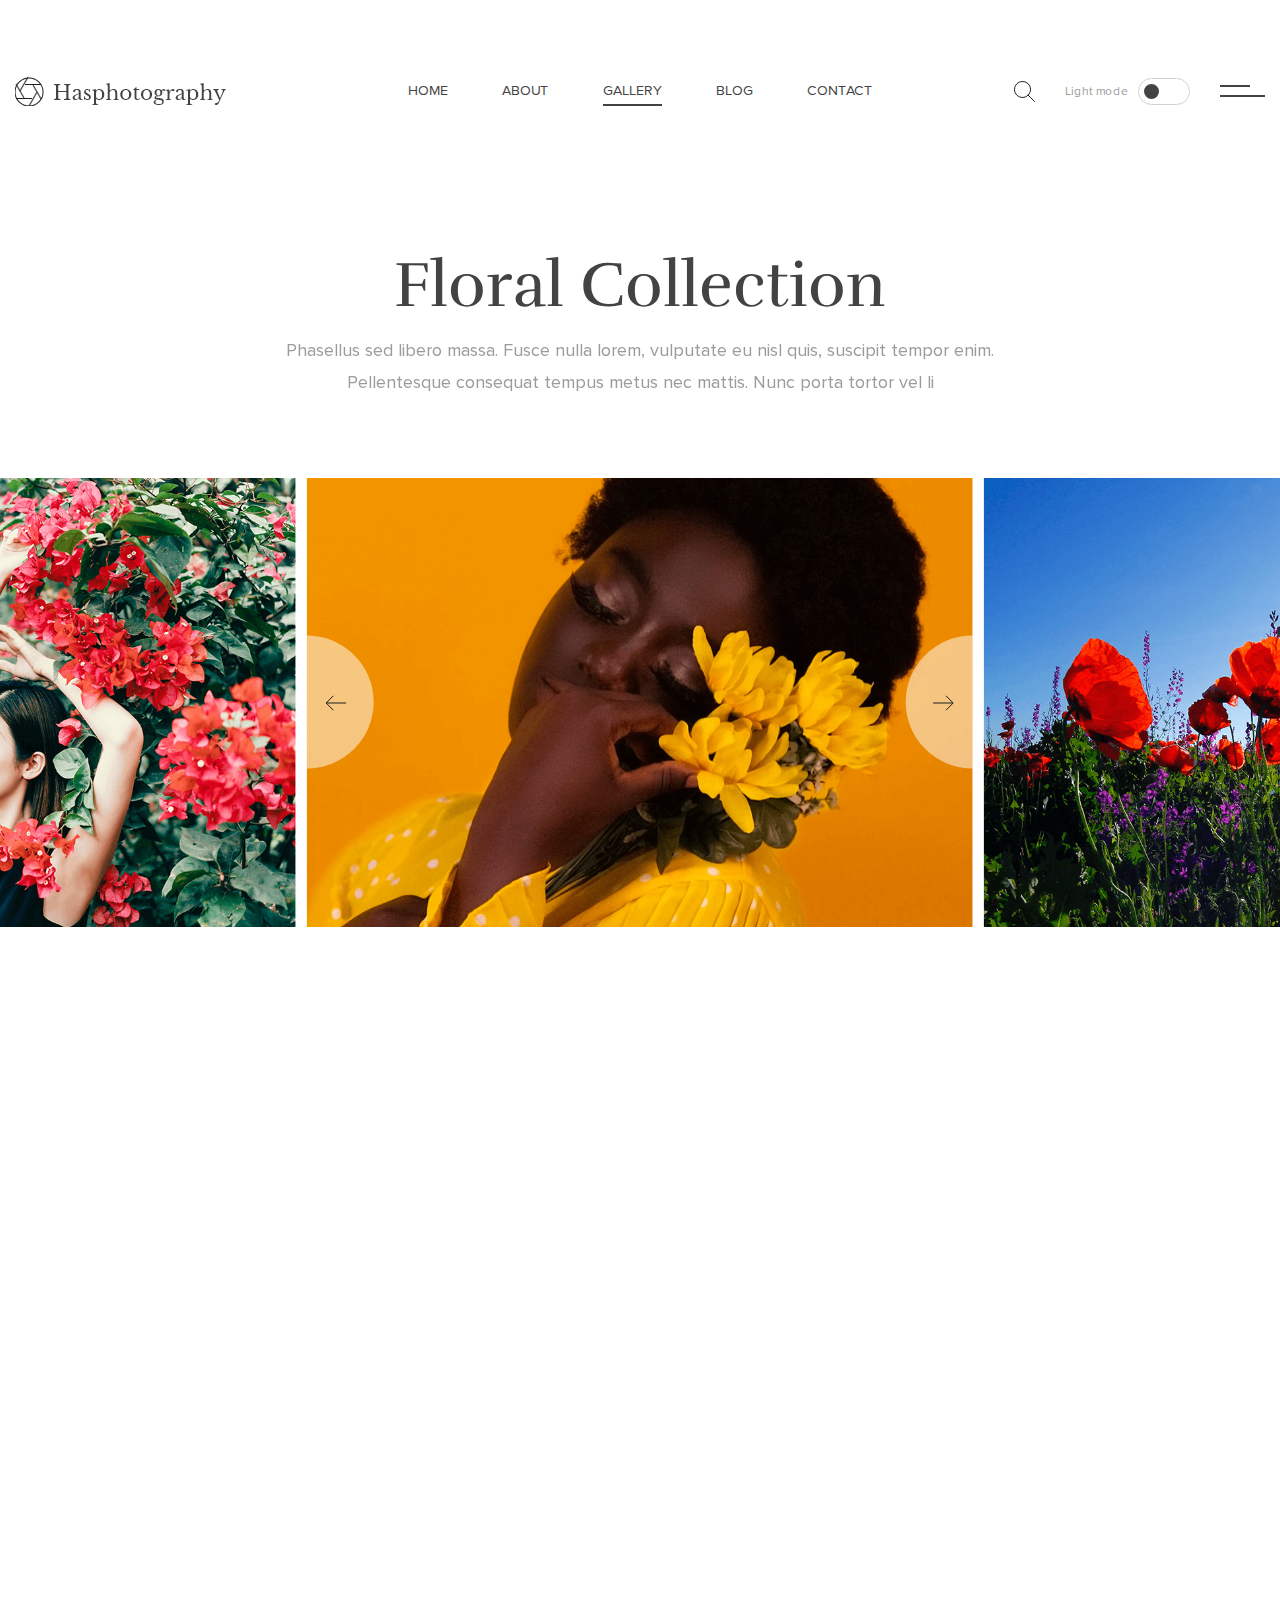
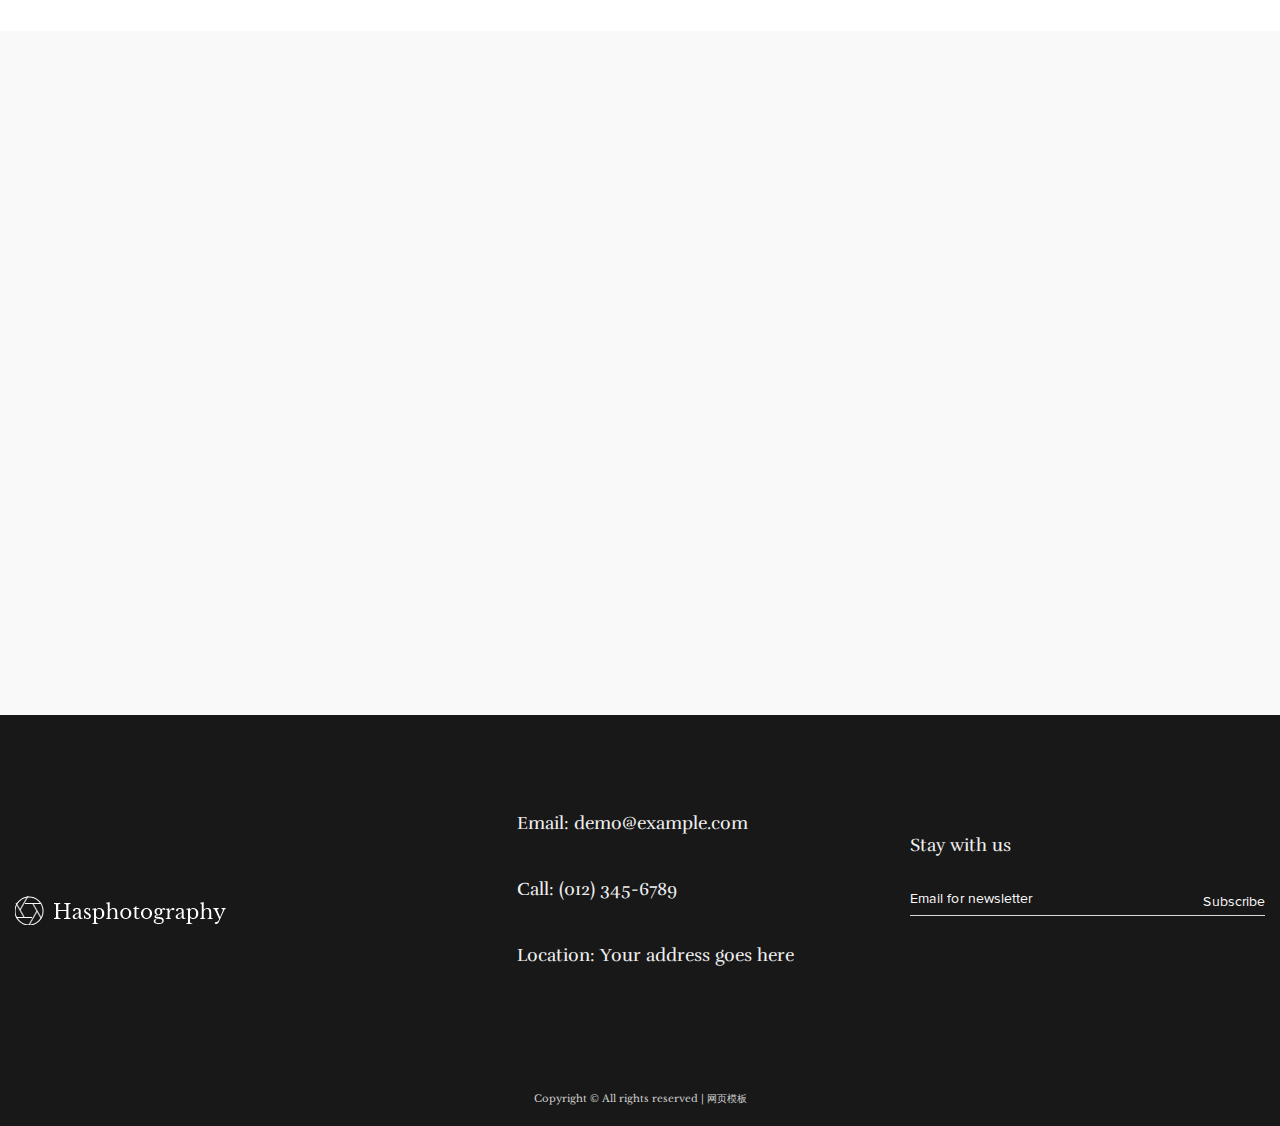
<file: single-gallery.html>
<!DOCTYPE html>
<html lang="en">

<head>
    <meta charset="utf-8">
    <meta http-equiv="x-ua-compatible" content="ie=edge">
    <title>Optico - Photography Bootstrap 5 Template</title>
    <meta name="robots" content="index, follow" />
    <meta name="description" content="Optico is an elegant design, 100% responsive Bootstrap 5 template. It is best for optico websites and marketing companies.">
    <meta name="viewport" content="width=device-width, initial-scale=1, shrink-to-fit=no">
    <!-- Favicon -->
    <link rel="shortcut icon" type="image/x-icon" href="assets/images/favicon.png">

    <!-- All CSS is here
	============================================ -->
    <link rel="stylesheet" href="assets/css/vendor/proximanova.css" />
    <link rel="stylesheet" href="assets/css/vendor/line-awesome.min.css" />
    <link rel="stylesheet" href="assets/css/plugins/animate.css" />
    <link rel="stylesheet" href="assets/css/plugins/aos.css" />
    <link rel="stylesheet" href="assets/css/plugins/magnific-popup.css" />
    <link rel="stylesheet" href="assets/css/plugins/slinky.min.css" />
    <link rel="stylesheet" href="assets/css/plugins/swiper.min.css" />
    <link rel="stylesheet" href="assets/css/style.css" />
</head>




<body class="body-dark-mode-wrap">
    <div class="main-wrapper">
        <header class="header-area header-area-padding-2 section-padding-lr-1 transparent-bar sticky-bar bg-white sticky-white-bg">
            <div class="container-fluid">
                <div class="row align-items-center">
                    <div class="col-lg-3 col-md-6 col-12 col-sm-6">
                        <div class="logo logo-center-small">
                            <a class="default-logo" href="index.html"><img src="assets/images/logo/logo.png" alt="logo"></a>
                            <a class="white-logo" href="index.html"><img src="assets/images/logo/logo-white.png" alt="logo"></a>
                        </div>
                    </div>
                    <div class="col-lg-6 d-none d-lg-block">
                        <div class="main-menu main-menu-black text-center">
                            <nav>
                                <ul>
                                    <li><a href="index.html">Home</a></li>
                                    <li><a href="about-us.html">About</a></li>
                                    <li class="active"><a href="#">GALLERY</a>
                                        <ul class="sub-menu">
                                            <li><a href="gallery-split.html">Split Gallery</a></li>
                                            <li><a href="gallery-fullscreen.html">Fullscreen Gallery</a></li>
                                            <li><a href="gallery-classic.html">Classic Gallery</a></li>
                                            <li><a href="single-gallery.html">Single Gallery</a></li>
                                        </ul>
                                    </li>
                                    <li><a href="blog.html">Blog</a>
                                        <ul class="sub-menu">
                                            <li><a href="blog.html">Blog Page</a></li>
                                            <li><a href="blog-details.html">Blog Details</a></li>
                                        </ul>
                                    </li>
                                    <li><a href="contact-us.html">Contact</a></li>
                                </ul>
                            </nav>
                        </div>
                    </div>
                    <div class="col-lg-3 col-md-6 col-12 col-sm-6">
                        <div class="header-action">
                            <div class="search-wrap">
                                <a class="search-active" href="#">
                                    <img class="injectable" src="assets/images/icon-img/search.svg" alt="">
                                </a>
                            </div>
                            <div class="light-dark-mode-wrap">
                                <span class="dark-mode">Dark mode</span>
                                <span class="light-mode">Light mode</span>
                                <div class="light-dark-btn">

                                </div>
                            </div>
                            <div class="offcanvas-wrap">
                                <a class="header-aside-button" href="#">
                                    <span class="offcanvas-width-1"></span>
                                    <span class="offcanvas-width-2"></span>
                                </a>
                            </div>
                        </div>
                    </div>
                </div>
            </div>
        </header>
        <!-- aside start -->
        <div class="header-aside-active">
            <div class="header-aside-wrap">
                <a class="aside-close"><img class="injectable" src="assets/images/icon-img/aside-close.svg" alt=""></a>
                <div class="header-aside-content-wrap">
                    <div id="menu" class="slinky-mobile-menu text-left">
                        <ul>
                            <li><a href="index.html">HOME</a></li>
                            <li><a href="about-us.html">ABOUT</a></li>
                            <li>
                                <a href="#">GALLERY</a>
                                <ul>
                                    <li><a href="gallery-split.html">Split Gallery</a></li>
                                    <li><a href="gallery-fullscreen.html">Fullscreen Gallery</a></li>
                                    <li><a href="gallery-classic.html">Classic Gallery</a></li>
                                    <li><a href="single-gallery.html">Single Gallery</a></li>
                                </ul>
                            </li>
                            <li>
                                <a href="#">BLOG</a>
                                <ul>
                                    <li><a href="blog.html">Blog Page</a></li>
                                    <li><a href="blog-details.html">Blog Details</a></li>
                                </ul>
                            </li>
                            <li><a href="contact-us.html">CONTACT</a></li>
                        </ul>
                    </div>
                    <div class="header-aside-content">
                        <img src="assets/images/photography/photography-7.png" alt="">
                        <p>Phasellus sed libero massa. Fusce nulla lorem, vulputate eu nisl quis, suscipit tempor enim. Pellentesque consequat tempus metus nec mattis. Nunc porta tortor vel li</p>
                        <div class="aside-contact-info">
                            <ul>
                                <li><span>Email: </span><a href="#">ifug@gasu.org</a></li>
                                <li><span>Call: </span><a href="#">(545) 579-3639</a></li>
                                <li><span>Location: </span>1476 Ivwiw Junction</li>
                            </ul>
                        </div>
                        <div class="aside-btn">
                            <a class="btn btn-outline-primary" href="#">
                                Login / Join Free
                            </a>
                        </div>
                        <div class="aside-copyright copyright">
                            <p>Copyright © All rights reserved | <a target="_blank" href="http://www.mobanwang.com/" title="网页模板">网页模板</a></p>
                        </div>
                    </div>
                </div>
            </div>
        </div>
        <!-- search start -->
        <div class="search-popup-wrap main-search-active">
            <div class="close-style-position">
                <a class="search-close"><img class="injectable" src="assets/images/icon-img/aside-close.svg" alt=""></a>
            </div>
            <div class="search-popup-content">
                <form class="search-popup-form" action="#">
                    <input type="text" placeholder="Search for… ">
                    <button class="button-search"><img class="injectable" src="assets/images/icon-img/search.svg" alt=""></button>
                </form>
            </div>
        </div>
        <div class="breadcrumb-area breadcrumb-padding-4">
            <div class="container">
                <div class="breadcrumb-content text-center">
                    <h1 data-aos="fade-up" data-aos-delay="200">Floral Collection</h1>
                    <p data-aos="fade-up" data-aos-delay="300">Phasellus sed libero massa. Fusce nulla lorem, vulputate eu nisl quis, suscipit tempor enim. Pellentesque consequat tempus metus nec mattis. Nunc porta tortor vel li</p>
                </div>
            </div>
        </div>
        <div class="single-gallery-area pb-140">
            <div class="slider-active-3 swiper-container">
                <div class="swiper-wrapper">
                    <div class="swiper-slide">
                        <div class="single-gallery-img">
                            <img src="assets/images/slider/single-gallery-2.png" alt="">
                        </div>
                        <div class="home-slider-prev-3 main-slider-nav-3"> <img class="injectable" src="assets/images/icon-img/angle-left-2.svg" alt=""></div>
                        <div class="home-slider-next-3 main-slider-nav-3"> <img class="injectable" src="assets/images/icon-img/angle-right-2.svg" alt=""></div>
                    </div>
                    <div class="swiper-slide">
                        <div class="single-gallery-img">
                            <img src="assets/images/slider/single-gallery-3.png" alt="">
                        </div>
                        <div class="home-slider-prev-3 main-slider-nav-3"> <img class="injectable" src="assets/images/icon-img/angle-left-2.svg" alt=""></div>
                        <div class="home-slider-next-3 main-slider-nav-3"> <img class="injectable" src="assets/images/icon-img/angle-right-2.svg" alt=""></div>
                    </div>
                    <div class="swiper-slide">
                        <div class="single-gallery-img">
                            <img src="assets/images/slider/single-gallery-1.png" alt="">
                        </div>
                        <div class="home-slider-prev-3 main-slider-nav-3"> <img class="injectable" src="assets/images/icon-img/angle-left-2.svg" alt=""></div>
                        <div class="home-slider-next-3 main-slider-nav-3"> <img class="injectable" src="assets/images/icon-img/angle-right-2.svg" alt=""></div>
                    </div>
                </div>
            </div>
            <div class="single-gallery-content section-padding-lr-1">
                <div class="container-fluid">
                    <div class="row">
                        <div class="col-lg-7 col-md-12">
                            <div class="gallery-description">
                                <h3 data-aos="fade-up" data-aos-delay="200">Description</h3>
                                <p data-aos="fade-up" data-aos-delay="300">The 12 steps to acquire mind-power is intended to build positive visuals, acquire mind power and help you achieve your dreams and desires that may be as varied as improving your personality, increasing your wealth, attracting love and making yourself attractive.</p>
                                <p data-aos="fade-up" data-aos-delay="400">Fneeds. The more the images meet your specific needs, the more effective they will be.</p>
                                <div class="gallery-details-btn" data-aos="fade-up" data-aos-delay="500">
                                    <a href="#" class="btn btn-outline-primary">
                                        Visit Site
                                    </a>
                                </div>
                            </div>
                        </div>
                        <div class="col-lg-5 col-md-12">
                            <div class="gallery-meta">
                                <h3 data-aos="fade-up" data-aos-delay="200">Project Info</h3>
                                <ul data-aos="fade-up" data-aos-delay="300">
                                    <li><span>Clients</span> Rodney</li>
                                    <li><span>Date</span> 29 September, 2018</li>
                                    <li><span>Awards</span> CSS Winner, Design Winner</li>
                                </ul>
                                <div class="social-style-3" data-aos="fade-up" data-aos-delay="400">
                                    <a class="facebook" title="Facebook" href="#"><img class="injectable" src="assets/images/icon-img/facebook.svg" alt=""></a>
                                    <a class="twitter" title="Twitter" href="#"><img class="injectable" src="assets/images/icon-img/twitter.svg" alt=""></a>
                                    <a class="youtube" title="Youtube" href="#"><img class="injectable" src="assets/images/icon-img/youtube.svg" alt=""></a>
                                    <a class="dribbble" title="Dribbble" href="#"><img class="injectable" src="assets/images/icon-img/dribbble.svg" alt=""></a>
                                </div>
                            </div>
                        </div>
                    </div>
                </div>
            </div>
        </div>
        <div class="related-gallery-area pt-90 pb-145 section-padding-lr-1 bg-gray">
            <div class="container-fluid">
                <div class="section-title-2 text-center">
                    <h2 data-aos="fade-up" data-aos-delay="200">Related Gallery</h2>
                </div>
                <div class="related-gallery-active swiper-container">
                    <div class="swiper-wrapper">
                        <div class="swiper-slide">
                            <div class="single-gallery" data-aos="fade-up" data-aos-delay="200">
                                <a href="single-gallery.html"><img src="assets/images/gallery/gallery-4.png" alt=""></a>
                                <div class="gallery-content gallery-content-modify">
                                    <h3><a href="#">Flower</a></h3>
                                    <p>Phasellus sed libero massa.</p>
                                    <div class="gallery-btn">
                                        <a href="single-gallery.html" class="btn btn-outline-primary">
                                            Read more
                                        </a>
                                    </div>
                                </div>
                            </div>
                        </div>
                        <div class="swiper-slide">
                            <div class="single-gallery" data-aos="fade-up" data-aos-delay="300">
                                <a href="single-gallery.html"><img src="assets/images/gallery/gallery-8.png" alt=""></a>
                                <div class="gallery-content gallery-content-modify">
                                    <h3><a href="#">Leaf</a></h3>
                                    <p>Phasellus sed libero massa.</p>
                                    <div class="gallery-btn">
                                        <a href="single-gallery.html" class="btn btn-outline-primary">
                                            Read more
                                        </a>
                                    </div>
                                </div>
                            </div>
                        </div>
                        <div class="swiper-slide">
                            <div class="single-gallery" data-aos="fade-up" data-aos-delay="400">
                                <a href="single-gallery.html"><img src="assets/images/gallery/gallery-9.png" alt=""></a>
                                <div class="gallery-content gallery-content-modify">
                                    <h3><a href="#">Man</a></h3>
                                    <p>Phasellus sed libero massa.</p>
                                    <div class="gallery-btn">
                                        <a href="single-gallery.html" class="btn btn-outline-primary">
                                            Read more
                                        </a>
                                    </div>
                                </div>
                            </div>
                        </div>
                        <div class="swiper-slide">
                            <div class="single-gallery" data-aos="fade-up" data-aos-delay="500">
                                <a href="single-gallery.html"><img src="assets/images/gallery/gallery-5.png" alt=""></a>
                                <div class="gallery-content gallery-content-modify">
                                    <h3><a href="#">Chocolate</a></h3>
                                    <p>Phasellus sed libero massa. </p>
                                    <div class="gallery-btn">
                                        <a href="single-gallery.html" class="btn btn-outline-primary">
                                            Read more
                                        </a>
                                    </div>
                                </div>
                            </div>
                        </div>
                        <div class="swiper-slide">
                            <div class="single-gallery" data-aos="fade-up" data-aos-delay="600">
                                <a href="single-gallery.html"><img src="assets/images/gallery/gallery-6.png" alt=""></a>
                                <div class="gallery-content gallery-content-modify">
                                    <h3><a href="#">Man</a></h3>
                                    <p>Phasellus sed libero massa.</p>
                                    <div class="gallery-btn">
                                        <a href="single-gallery.html" class="btn btn-outline-primary">
                                            Read more
                                        </a>
                                    </div>
                                </div>
                            </div>
                        </div>
                    </div>
                </div>
            </div>
        </div>
        <footer class="footer-area bg-black pt-95 section-padding-lr-2">
            <div class="container-fluid">
                <div class="footer-top">
                    <div class="row">
                        <div class="col-lg-4 col-md-6 col-12 col-sm-6">
                            <div class="footer-logo mb-30">
                                <a href="index.html"><img src="assets/images/logo/logo-white.png" alt="logo"></a>
                            </div>
                        </div>
                        <div class="col-lg-4 col-md-6 col-12 col-sm-6">
                            <div class="footer-info mb-30">
                                <ul>
                                    <li><span>Email:</span> <a href="#">demo@example.com</a></li>
                                    <li><span>Call: </span> <a href="#">(012) 345-6789</a></li>
                                    <li><span>Location: </span>Your address goes here</li>
                                </ul>
                            </div>
                        </div>
                        <div class="col-lg-4 col-md-12 col-12 col-sm-12">
                            <div class="subscribe-wrap mb-30">
                                <h4>Stay with us</h4>
                                <div id="mc_embed_signup" class="subscribe-form">
                                    <form id="mc-embedded-subscribe-form" class="validate subscribe-form-style" novalidate="" target="_blank" name="mc-embedded-subscribe-form" method="post" action="https://devitems.us11.list-manage.com/subscribe/post?u=6bbb9b6f5827bd842d9640c82&amp;id=05d85f18ef">
                                        <div id="mc_embed_signup_scroll" class="mc-form">
                                            <input class="email" type="email" required="" placeholder="Email for newsletter" name="EMAIL" value="">
                                            <div class="mc-news" aria-hidden="true">
                                                <input type="text" value="" tabindex="-1" name="b_6bbb9b6f5827bd842d9640c82_05d85f18ef">
                                            </div>
                                            <div class="clear">
                                                <input id="mc-embedded-subscribe" class="button" type="submit" name="subscribe" value="Subscribe">
                                            </div>
                                        </div>
                                    </form>
                                </div>
                            </div>
                        </div>
                    </div>
                </div>
                <div class="footer-bottom copyright copyright-white footer-bottom-mrg text-center">
                    <p>Copyright © All rights reserved | <a target="_blank" href="http://www.mobanwang.com/" title="网页模板">网页模板</a></p>
                </div>
            </div>
        </footer>
    </div>
    <!-- Global Vendor, plugins JS -->
    <script src="assets/js/vendor/modernizr-3.11.2.min.js"></script>
    <script src="assets/js/vendor/jquery-3.5.1.min.js"></script>
    <script src="assets/js/vendor/jquery-migrate-3.3.0.min.js"></script>
    <script src="assets/js/vendor/popper.min.js"></script>
    <script src="assets/js/vendor/bootstrap.min.js"></script>
    <script src="assets/js/plugins/svg-inject.min.js"></script>
    <script src="assets/js/plugins/wow.js"></script>
    <script src="assets/js/plugins/scrollup.js"></script>
    <script src="assets/js/plugins/aos.js"></script>
    <script src="assets/js/plugins/magnific-popup.js"></script>
    <script src="assets/js/plugins/mouse-parallax.js"></script>
    <script src="assets/js/plugins/slinky.min.js"></script>
    <script src="assets/js/plugins/swiper.min.js"></script>
    <script src="assets/js/plugins/ajax-mail.js"></script>
    <!-- Main JS -->
    <script src="assets/js/main.js"></script>
</body>

</html>
</file>
<file: assets/css/vendor/proximanova.css>
@font-face {
    font-family: 'Proxima Nova Rg';
    src: url('../../fonts/proximanova/ProximaNova-Regular.eot');
    src: url('../../fonts/proximanova/ProximaNova-Regular.eot?#iefix') format('embedded-opentype'),
        url('../../fonts/proximanova/ProximaNova-Regular.woff2') format('woff2'),
        url('../../fonts/proximanova/ProximaNova-Regular.woff') format('woff'),
        url('../../fonts/proximanova/ProximaNova-Regular.ttf') format('truetype');
    font-weight: normal;
    font-style: normal;
    font-display: swap;
}

@font-face {
    font-family: 'Proxima Nova Lt';
    src: url('../../fonts/proximanova/ProximaNova-Semibold.eot');
    src: url('../../fonts/proximanova/ProximaNova-Semibold.eot?#iefix') format('embedded-opentype'),
        url('../../fonts/proximanova/ProximaNova-Semibold.woff2') format('woff2'),
        url('../../fonts/proximanova/ProximaNova-Semibold.woff') format('woff'),
        url('../../fonts/proximanova/ProximaNova-Semibold.ttf') format('truetype');
    font-weight: 600;
    font-style: normal;
    font-display: swap;
}

@font-face {
    font-family: 'Proxima Nova Rg';
    src: url('../../fonts/proximanova/ProximaNova-Bold.eot');
    src: url('../../fonts/proximanova/ProximaNova-Bold.eot?#iefix') format('embedded-opentype'),
        url('../../fonts/proximanova/ProximaNova-Bold.woff2') format('woff2'),
        url('../../fonts/proximanova/ProximaNova-Bold.woff') format('woff'),
        url('../../fonts/proximanova/ProximaNova-Bold.ttf') format('truetype');
    font-weight: bold;
    font-style: normal;
    font-display: swap;
}
</file>
<file: assets/css/vendor/line-awesome.min.css>
.la,.lab,.lad,.lal,.lar,.las{-moz-osx-font-smoothing:grayscale;-webkit-font-smoothing:antialiased;display:inline-block;font-style:normal;font-variant:normal;text-rendering:auto;line-height:1}.la-lg{font-size:1.33333em;line-height:.75em;vertical-align:-.0667em}.la-xs{font-size:.75em}.la-sm{font-size:.875em}.la-1x{font-size:1em}.la-2x{font-size:2em}.la-3x{font-size:3em}.la-4x{font-size:4em}.la-5x{font-size:5em}.la-6x{font-size:6em}.la-7x{font-size:7em}.la-8x{font-size:8em}.la-9x{font-size:9em}.la-10x{font-size:10em}.la-fw{text-align:center;width:1.25em}.la-ul{list-style-type:none;margin-left:2.5em;padding-left:0}.la-ul>li{position:relative}.la-li{left:-2em;position:absolute;text-align:center;width:2em;line-height:inherit}.la-border{border:solid .08em #eee;border-radius:.1em;padding:.2em .25em .15em}.la-pull-left{float:left}.la-pull-right{float:right}.la.la-pull-left,.lab.la-pull-left,.lal.la-pull-left,.lar.la-pull-left,.las.la-pull-left{margin-right:.3em}.la.la-pull-right,.lab.la-pull-right,.lal.la-pull-right,.lar.la-pull-right,.las.la-pull-right{margin-left:.3em}.la-spin{-webkit-animation:la-spin 2s infinite linear;animation:la-spin 2s infinite linear}.la-pulse{-webkit-animation:la-spin 1s infinite steps(8);animation:la-spin 1s infinite steps(8)}@-webkit-keyframes la-spin{0%{-webkit-transform:rotate(0);transform:rotate(0)}100%{-webkit-transform:rotate(360deg);transform:rotate(360deg)}}@keyframes la-spin{0%{-webkit-transform:rotate(0);transform:rotate(0)}100%{-webkit-transform:rotate(360deg);transform:rotate(360deg)}}.la-rotate-90{-webkit-transform:rotate(90deg);transform:rotate(90deg)}.la-rotate-180{-webkit-transform:rotate(180deg);transform:rotate(180deg)}.la-rotate-270{-webkit-transform:rotate(270deg);transform:rotate(270deg)}.la-flip-horizontal{-webkit-transform:scale(-1,1);transform:scale(-1,1)}.la-flip-vertical{-webkit-transform:scale(1,-1);transform:scale(1,-1)}.la-flip-both,.la-flip-horizontal.la-flip-vertical{-webkit-transform:scale(-1,-1);transform:scale(-1,-1)}:root .la-flip-both,:root .la-flip-horizontal,:root .la-flip-vertical,:root .la-rotate-180,:root .la-rotate-270,:root .la-rotate-90{-webkit-filter:none;filter:none}.la-stack{display:inline-block;height:2em;line-height:2em;position:relative;vertical-align:middle;width:2.5em}.la-stack-1x,.la-stack-2x{left:0;position:absolute;text-align:center;width:100%}.la-stack-1x{line-height:inherit}.la-stack-2x{font-size:2em}.la-inverse{color:#fff}.la-500px:before{content:"\f26e"}.la-accessible-icon:before{content:"\f368"}.la-accusoft:before{content:"\f369"}.la-acquisitions-incorporated:before{content:"\f6af"}.la-ad:before{content:"\f641"}.la-address-book:before{content:"\f2b9"}.la-address-card:before{content:"\f2bb"}.la-adjust:before{content:"\f042"}.la-adn:before{content:"\f170"}.la-adobe:before{content:"\f778"}.la-adversal:before{content:"\f36a"}.la-affiliatetheme:before{content:"\f36b"}.la-air-freshener:before{content:"\f5d0"}.la-airbnb:before{content:"\f834"}.la-algolia:before{content:"\f36c"}.la-align-center:before{content:"\f037"}.la-align-justify:before{content:"\f039"}.la-align-left:before{content:"\f036"}.la-align-right:before{content:"\f038"}.la-alipay:before{content:"\f642"}.la-allergies:before{content:"\f461"}.la-amazon:before{content:"\f270"}.la-amazon-pay:before{content:"\f42c"}.la-ambulance:before{content:"\f0f9"}.la-american-sign-language-interpreting:before{content:"\f2a3"}.la-amilia:before{content:"\f36d"}.la-anchor:before{content:"\f13d"}.la-android:before{content:"\f17b"}.la-angellist:before{content:"\f209"}.la-angle-double-down:before{content:"\f103"}.la-angle-double-left:before{content:"\f100"}.la-angle-double-right:before{content:"\f101"}.la-angle-double-up:before{content:"\f102"}.la-angle-down:before{content:"\f107"}.la-angle-left:before{content:"\f104"}.la-angle-right:before{content:"\f105"}.la-angle-up:before{content:"\f106"}.la-angry:before{content:"\f556"}.la-angrycreative:before{content:"\f36e"}.la-angular:before{content:"\f420"}.la-ankh:before{content:"\f644"}.la-app-store:before{content:"\f36f"}.la-app-store-ios:before{content:"\f370"}.la-apper:before{content:"\f371"}.la-apple:before{content:"\f179"}.la-apple-alt:before{content:"\f5d1"}.la-apple-pay:before{content:"\f415"}.la-archive:before{content:"\f187"}.la-archway:before{content:"\f557"}.la-arrow-alt-circle-down:before{content:"\f358"}.la-arrow-alt-circle-left:before{content:"\f359"}.la-arrow-alt-circle-right:before{content:"\f35a"}.la-arrow-alt-circle-up:before{content:"\f35b"}.la-arrow-circle-down:before{content:"\f0ab"}.la-arrow-circle-left:before{content:"\f0a8"}.la-arrow-circle-right:before{content:"\f0a9"}.la-arrow-circle-up:before{content:"\f0aa"}.la-arrow-down:before{content:"\f063"}.la-arrow-left:before{content:"\f060"}.la-arrow-right:before{content:"\f061"}.la-arrow-up:before{content:"\f062"}.la-arrows-alt:before{content:"\f0b2"}.la-arrows-alt-h:before{content:"\f337"}.la-arrows-alt-v:before{content:"\f338"}.la-artstation:before{content:"\f77a"}.la-assistive-listening-systems:before{content:"\f2a2"}.la-asterisk:before{content:"\f069"}.la-asymmetrik:before{content:"\f372"}.la-at:before{content:"\f1fa"}.la-atlas:before{content:"\f558"}.la-atlassian:before{content:"\f77b"}.la-atom:before{content:"\f5d2"}.la-audible:before{content:"\f373"}.la-audio-description:before{content:"\f29e"}.la-autoprefixer:before{content:"\f41c"}.la-avianex:before{content:"\f374"}.la-aviato:before{content:"\f421"}.la-award:before{content:"\f559"}.la-aws:before{content:"\f375"}.la-baby:before{content:"\f77c"}.la-baby-carriage:before{content:"\f77d"}.la-backspace:before{content:"\f55a"}.la-backward:before{content:"\f04a"}.la-bacon:before{content:"\f7e5"}.la-balance-scale:before{content:"\f24e"}.la-balance-scale-left:before{content:"\f515"}.la-balance-scale-right:before{content:"\f516"}.la-ban:before{content:"\f05e"}.la-band-aid:before{content:"\f462"}.la-bandcamp:before{content:"\f2d5"}.la-barcode:before{content:"\f02a"}.la-bars:before{content:"\f0c9"}.la-baseball-ball:before{content:"\f433"}.la-basketball-ball:before{content:"\f434"}.la-bath:before{content:"\f2cd"}.la-battery-empty:before{content:"\f244"}.la-battery-full:before{content:"\f240"}.la-battery-half:before{content:"\f242"}.la-battery-quarter:before{content:"\f243"}.la-battery-three-quarters:before{content:"\f241"}.la-battle-net:before{content:"\f835"}.la-bed:before{content:"\f236"}.la-beer:before{content:"\f0fc"}.la-behance:before{content:"\f1b4"}.la-behance-square:before{content:"\f1b5"}.la-bell:before{content:"\f0f3"}.la-bell-slash:before{content:"\f1f6"}.la-bezier-curve:before{content:"\f55b"}.la-bible:before{content:"\f647"}.la-bicycle:before{content:"\f206"}.la-biking:before{content:"\f84a"}.la-bimobject:before{content:"\f378"}.la-binoculars:before{content:"\f1e5"}.la-biohazard:before{content:"\f780"}.la-birthday-cake:before{content:"\f1fd"}.la-bitbucket:before{content:"\f171"}.la-bitcoin:before{content:"\f379"}.la-bity:before{content:"\f37a"}.la-black-tie:before{content:"\f27e"}.la-blackberry:before{content:"\f37b"}.la-blender:before{content:"\f517"}.la-blender-phone:before{content:"\f6b6"}.la-blind:before{content:"\f29d"}.la-blog:before{content:"\f781"}.la-blogger:before{content:"\f37c"}.la-blogger-b:before{content:"\f37d"}.la-bluetooth:before{content:"\f293"}.la-bluetooth-b:before{content:"\f294"}.la-bold:before{content:"\f032"}.la-bolt:before{content:"\f0e7"}.la-bomb:before{content:"\f1e2"}.la-bone:before{content:"\f5d7"}.la-bong:before{content:"\f55c"}.la-book:before{content:"\f02d"}.la-book-dead:before{content:"\f6b7"}.la-book-medical:before{content:"\f7e6"}.la-book-open:before{content:"\f518"}.la-book-reader:before{content:"\f5da"}.la-bookmark:before{content:"\f02e"}.la-bootstrap:before{content:"\f836"}.la-border-all:before{content:"\f84c"}.la-border-none:before{content:"\f850"}.la-border-style:before{content:"\f853"}.la-bowling-ball:before{content:"\f436"}.la-box:before{content:"\f466"}.la-box-open:before{content:"\f49e"}.la-boxes:before{content:"\f468"}.la-braille:before{content:"\f2a1"}.la-brain:before{content:"\f5dc"}.la-bread-slice:before{content:"\f7ec"}.la-briefcase:before{content:"\f0b1"}.la-briefcase-medical:before{content:"\f469"}.la-broadcast-tower:before{content:"\f519"}.la-broom:before{content:"\f51a"}.la-brush:before{content:"\f55d"}.la-btc:before{content:"\f15a"}.la-buffer:before{content:"\f837"}.la-bug:before{content:"\f188"}.la-building:before{content:"\f1ad"}.la-bullhorn:before{content:"\f0a1"}.la-bullseye:before{content:"\f140"}.la-burn:before{content:"\f46a"}.la-buromobelexperte:before{content:"\f37f"}.la-bus:before{content:"\f207"}.la-bus-alt:before{content:"\f55e"}.la-business-time:before{content:"\f64a"}.la-buy-n-large:before{content:"\f8a6"}.la-buysellads:before{content:"\f20d"}.la-calculator:before{content:"\f1ec"}.la-calendar:before{content:"\f133"}.la-calendar-alt:before{content:"\f073"}.la-calendar-check:before{content:"\f274"}.la-calendar-day:before{content:"\f783"}.la-calendar-minus:before{content:"\f272"}.la-calendar-plus:before{content:"\f271"}.la-calendar-times:before{content:"\f273"}.la-calendar-week:before{content:"\f784"}.la-camera:before{content:"\f030"}.la-camera-retro:before{content:"\f083"}.la-campground:before{content:"\f6bb"}.la-canadian-maple-leaf:before{content:"\f785"}.la-candy-cane:before{content:"\f786"}.la-cannabis:before{content:"\f55f"}.la-capsules:before{content:"\f46b"}.la-car:before{content:"\f1b9"}.la-car-alt:before{content:"\f5de"}.la-car-battery:before{content:"\f5df"}.la-car-crash:before{content:"\f5e1"}.la-car-side:before{content:"\f5e4"}.la-caret-down:before{content:"\f0d7"}.la-caret-left:before{content:"\f0d9"}.la-caret-right:before{content:"\f0da"}.la-caret-square-down:before{content:"\f150"}.la-caret-square-left:before{content:"\f191"}.la-caret-square-right:before{content:"\f152"}.la-caret-square-up:before{content:"\f151"}.la-caret-up:before{content:"\f0d8"}.la-carrot:before{content:"\f787"}.la-cart-arrow-down:before{content:"\f218"}.la-cart-plus:before{content:"\f217"}.la-cash-register:before{content:"\f788"}.la-cat:before{content:"\f6be"}.la-cc-amazon-pay:before{content:"\f42d"}.la-cc-amex:before{content:"\f1f3"}.la-cc-apple-pay:before{content:"\f416"}.la-cc-diners-club:before{content:"\f24c"}.la-cc-discover:before{content:"\f1f2"}.la-cc-jcb:before{content:"\f24b"}.la-cc-mastercard:before{content:"\f1f1"}.la-cc-paypal:before{content:"\f1f4"}.la-cc-stripe:before{content:"\f1f5"}.la-cc-visa:before{content:"\f1f0"}.la-centercode:before{content:"\f380"}.la-centos:before{content:"\f789"}.la-certificate:before{content:"\f0a3"}.la-chair:before{content:"\f6c0"}.la-chalkboard:before{content:"\f51b"}.la-chalkboard-teacher:before{content:"\f51c"}.la-charging-station:before{content:"\f5e7"}.la-chart-area:before{content:"\f1fe"}.la-chart-bar:before{content:"\f080"}.la-chart-line:before{content:"\f201"}.la-chart-pie:before{content:"\f200"}.la-check:before{content:"\f00c"}.la-check-circle:before{content:"\f058"}.la-check-double:before{content:"\f560"}.la-check-square:before{content:"\f14a"}.la-cheese:before{content:"\f7ef"}.la-chess:before{content:"\f439"}.la-chess-bishop:before{content:"\f43a"}.la-chess-board:before{content:"\f43c"}.la-chess-king:before{content:"\f43f"}.la-chess-knight:before{content:"\f441"}.la-chess-pawn:before{content:"\f443"}.la-chess-queen:before{content:"\f445"}.la-chess-rook:before{content:"\f447"}.la-chevron-circle-down:before{content:"\f13a"}.la-chevron-circle-left:before{content:"\f137"}.la-chevron-circle-right:before{content:"\f138"}.la-chevron-circle-up:before{content:"\f139"}.la-chevron-down:before{content:"\f078"}.la-chevron-left:before{content:"\f053"}.la-chevron-right:before{content:"\f054"}.la-chevron-up:before{content:"\f077"}.la-child:before{content:"\f1ae"}.la-chrome:before{content:"\f268"}.la-chromecast:before{content:"\f838"}.la-church:before{content:"\f51d"}.la-circle:before{content:"\f111"}.la-circle-notch:before{content:"\f1ce"}.la-city:before{content:"\f64f"}.la-clinic-medical:before{content:"\f7f2"}.la-clipboard:before{content:"\f328"}.la-clipboard-check:before{content:"\f46c"}.la-clipboard-list:before{content:"\f46d"}.la-clock:before{content:"\f017"}.la-clone:before{content:"\f24d"}.la-closed-captioning:before{content:"\f20a"}.la-cloud:before{content:"\f0c2"}.la-cloud-download-alt:before{content:"\f381"}.la-cloud-meatball:before{content:"\f73b"}.la-cloud-moon:before{content:"\f6c3"}.la-cloud-moon-rain:before{content:"\f73c"}.la-cloud-rain:before{content:"\f73d"}.la-cloud-showers-heavy:before{content:"\f740"}.la-cloud-sun:before{content:"\f6c4"}.la-cloud-sun-rain:before{content:"\f743"}.la-cloud-upload-alt:before{content:"\f382"}.la-cloudscale:before{content:"\f383"}.la-cloudsmith:before{content:"\f384"}.la-cloudversify:before{content:"\f385"}.la-cocktail:before{content:"\f561"}.la-code:before{content:"\f121"}.la-code-branch:before{content:"\f126"}.la-codepen:before{content:"\f1cb"}.la-codiepie:before{content:"\f284"}.la-coffee:before{content:"\f0f4"}.la-cog:before{content:"\f013"}.la-cogs:before{content:"\f085"}.la-coins:before{content:"\f51e"}.la-columns:before{content:"\f0db"}.la-comment:before{content:"\f075"}.la-comment-alt:before{content:"\f27a"}.la-comment-dollar:before{content:"\f651"}.la-comment-dots:before{content:"\f4ad"}.la-comment-medical:before{content:"\f7f5"}.la-comment-slash:before{content:"\f4b3"}.la-comments:before{content:"\f086"}.la-comments-dollar:before{content:"\f653"}.la-compact-disc:before{content:"\f51f"}.la-compass:before{content:"\f14e"}.la-compress:before{content:"\f066"}.la-compress-arrows-alt:before{content:"\f78c"}.la-concierge-bell:before{content:"\f562"}.la-confluence:before{content:"\f78d"}.la-connectdevelop:before{content:"\f20e"}.la-contao:before{content:"\f26d"}.la-cookie:before{content:"\f563"}.la-cookie-bite:before{content:"\f564"}.la-copy:before{content:"\f0c5"}.la-copyright:before{content:"\f1f9"}.la-cotton-bureau:before{content:"\f89e"}.la-couch:before{content:"\f4b8"}.la-cpanel:before{content:"\f388"}.la-creative-commons:before{content:"\f25e"}.la-creative-commons-by:before{content:"\f4e7"}.la-creative-commons-nc:before{content:"\f4e8"}.la-creative-commons-nc-eu:before{content:"\f4e9"}.la-creative-commons-nc-jp:before{content:"\f4ea"}.la-creative-commons-nd:before{content:"\f4eb"}.la-creative-commons-pd:before{content:"\f4ec"}.la-creative-commons-pd-alt:before{content:"\f4ed"}.la-creative-commons-remix:before{content:"\f4ee"}.la-creative-commons-sa:before{content:"\f4ef"}.la-creative-commons-sampling:before{content:"\f4f0"}.la-creative-commons-sampling-plus:before{content:"\f4f1"}.la-creative-commons-share:before{content:"\f4f2"}.la-creative-commons-zero:before{content:"\f4f3"}.la-credit-card:before{content:"\f09d"}.la-critical-role:before{content:"\f6c9"}.la-crop:before{content:"\f125"}.la-crop-alt:before{content:"\f565"}.la-cross:before{content:"\f654"}.la-crosshairs:before{content:"\f05b"}.la-crow:before{content:"\f520"}.la-crown:before{content:"\f521"}.la-crutch:before{content:"\f7f7"}.la-css3:before{content:"\f13c"}.la-css3-alt:before{content:"\f38b"}.la-cube:before{content:"\f1b2"}.la-cubes:before{content:"\f1b3"}.la-cut:before{content:"\f0c4"}.la-cuttlefish:before{content:"\f38c"}.la-d-and-d:before{content:"\f38d"}.la-d-and-d-beyond:before{content:"\f6ca"}.la-dashcube:before{content:"\f210"}.la-database:before{content:"\f1c0"}.la-deaf:before{content:"\f2a4"}.la-delicious:before{content:"\f1a5"}.la-democrat:before{content:"\f747"}.la-deploydog:before{content:"\f38e"}.la-deskpro:before{content:"\f38f"}.la-desktop:before{content:"\f108"}.la-dev:before{content:"\f6cc"}.la-deviantart:before{content:"\f1bd"}.la-dharmachakra:before{content:"\f655"}.la-dhl:before{content:"\f790"}.la-diagnoses:before{content:"\f470"}.la-diaspora:before{content:"\f791"}.la-dice:before{content:"\f522"}.la-dice-d20:before{content:"\f6cf"}.la-dice-d6:before{content:"\f6d1"}.la-dice-five:before{content:"\f523"}.la-dice-four:before{content:"\f524"}.la-dice-one:before{content:"\f525"}.la-dice-six:before{content:"\f526"}.la-dice-three:before{content:"\f527"}.la-dice-two:before{content:"\f528"}.la-digg:before{content:"\f1a6"}.la-digital-ocean:before{content:"\f391"}.la-digital-tachograph:before{content:"\f566"}.la-directions:before{content:"\f5eb"}.la-discord:before{content:"\f392"}.la-discourse:before{content:"\f393"}.la-divide:before{content:"\f529"}.la-dizzy:before{content:"\f567"}.la-dna:before{content:"\f471"}.la-dochub:before{content:"\f394"}.la-docker:before{content:"\f395"}.la-dog:before{content:"\f6d3"}.la-dollar-sign:before{content:"\f155"}.la-dolly:before{content:"\f472"}.la-dolly-flatbed:before{content:"\f474"}.la-donate:before{content:"\f4b9"}.la-door-closed:before{content:"\f52a"}.la-door-open:before{content:"\f52b"}.la-dot-circle:before{content:"\f192"}.la-dove:before{content:"\f4ba"}.la-download:before{content:"\f019"}.la-draft2digital:before{content:"\f396"}.la-drafting-compass:before{content:"\f568"}.la-dragon:before{content:"\f6d5"}.la-draw-polygon:before{content:"\f5ee"}.la-dribbble:before{content:"\f17d"}.la-dribbble-square:before{content:"\f397"}.la-dropbox:before{content:"\f16b"}.la-drum:before{content:"\f569"}.la-drum-steelpan:before{content:"\f56a"}.la-drumstick-bite:before{content:"\f6d7"}.la-drupal:before{content:"\f1a9"}.la-dumbbell:before{content:"\f44b"}.la-dumpster:before{content:"\f793"}.la-dumpster-fire:before{content:"\f794"}.la-dungeon:before{content:"\f6d9"}.la-dyalog:before{content:"\f399"}.la-earlybirds:before{content:"\f39a"}.la-ebay:before{content:"\f4f4"}.la-edge:before{content:"\f282"}.la-edit:before{content:"\f044"}.la-egg:before{content:"\f7fb"}.la-eject:before{content:"\f052"}.la-elementor:before{content:"\f430"}.la-ellipsis-h:before{content:"\f141"}.la-ellipsis-v:before{content:"\f142"}.la-ello:before{content:"\f5f1"}.la-ember:before{content:"\f423"}.la-empire:before{content:"\f1d1"}.la-envelope:before{content:"\f0e0"}.la-envelope-open:before{content:"\f2b6"}.la-envelope-open-text:before{content:"\f658"}.la-envelope-square:before{content:"\f199"}.la-envira:before{content:"\f299"}.la-equals:before{content:"\f52c"}.la-eraser:before{content:"\f12d"}.la-erlang:before{content:"\f39d"}.la-ethereum:before{content:"\f42e"}.la-ethernet:before{content:"\f796"}.la-etsy:before{content:"\f2d7"}.la-euro-sign:before{content:"\f153"}.la-evernote:before{content:"\f839"}.la-exchange-alt:before{content:"\f362"}.la-exclamation:before{content:"\f12a"}.la-exclamation-circle:before{content:"\f06a"}.la-exclamation-triangle:before{content:"\f071"}.la-expand:before{content:"\f065"}.la-expand-arrows-alt:before{content:"\f31e"}.la-expeditedssl:before{content:"\f23e"}.la-external-link-alt:before{content:"\f35d"}.la-external-link-square-alt:before{content:"\f360"}.la-eye:before{content:"\f06e"}.la-eye-dropper:before{content:"\f1fb"}.la-eye-slash:before{content:"\f070"}.la-facebook:before{content:"\f09a"}.la-facebook-f:before{content:"\f39e"}.la-facebook-messenger:before{content:"\f39f"}.la-facebook-square:before{content:"\f082"}.la-fan:before{content:"\f863"}.la-fantasy-flight-games:before{content:"\f6dc"}.la-fast-backward:before{content:"\f049"}.la-fast-forward:before{content:"\f050"}.la-fax:before{content:"\f1ac"}.la-feather:before{content:"\f52d"}.la-feather-alt:before{content:"\f56b"}.la-fedex:before{content:"\f797"}.la-fedora:before{content:"\f798"}.la-female:before{content:"\f182"}.la-fighter-jet:before{content:"\f0fb"}.la-figma:before{content:"\f799"}.la-file:before{content:"\f15b"}.la-file-alt:before{content:"\f15c"}.la-file-archive:before{content:"\f1c6"}.la-file-audio:before{content:"\f1c7"}.la-file-code:before{content:"\f1c9"}.la-file-contract:before{content:"\f56c"}.la-file-csv:before{content:"\f6dd"}.la-file-download:before{content:"\f56d"}.la-file-excel:before{content:"\f1c3"}.la-file-export:before{content:"\f56e"}.la-file-image:before{content:"\f1c5"}.la-file-import:before{content:"\f56f"}.la-file-invoice:before{content:"\f570"}.la-file-invoice-dollar:before{content:"\f571"}.la-file-medical:before{content:"\f477"}.la-file-medical-alt:before{content:"\f478"}.la-file-pdf:before{content:"\f1c1"}.la-file-powerpoint:before{content:"\f1c4"}.la-file-prescription:before{content:"\f572"}.la-file-signature:before{content:"\f573"}.la-file-upload:before{content:"\f574"}.la-file-video:before{content:"\f1c8"}.la-file-word:before{content:"\f1c2"}.la-fill:before{content:"\f575"}.la-fill-drip:before{content:"\f576"}.la-film:before{content:"\f008"}.la-filter:before{content:"\f0b0"}.la-fingerprint:before{content:"\f577"}.la-fire:before{content:"\f06d"}.la-fire-alt:before{content:"\f7e4"}.la-fire-extinguisher:before{content:"\f134"}.la-firefox:before{content:"\f269"}.la-first-aid:before{content:"\f479"}.la-first-order:before{content:"\f2b0"}.la-first-order-alt:before{content:"\f50a"}.la-firstdraft:before{content:"\f3a1"}.la-fish:before{content:"\f578"}.la-fist-raised:before{content:"\f6de"}.la-flag:before{content:"\f024"}.la-flag-checkered:before{content:"\f11e"}.la-flag-usa:before{content:"\f74d"}.la-flask:before{content:"\f0c3"}.la-flickr:before{content:"\f16e"}.la-flipboard:before{content:"\f44d"}.la-flushed:before{content:"\f579"}.la-fly:before{content:"\f417"}.la-folder:before{content:"\f07b"}.la-folder-minus:before{content:"\f65d"}.la-folder-open:before{content:"\f07c"}.la-folder-plus:before{content:"\f65e"}.la-font:before{content:"\f031"}.la-font-awesome:before{content:"\f2b4"}.la-font-awesome-alt:before{content:"\f35c"}.la-font-awesome-flag:before{content:"\f425"}.la-font-awesome-logo-full:before{content:"\f4e6"}.la-fonticons:before{content:"\f280"}.la-fonticons-fi:before{content:"\f3a2"}.la-football-ball:before{content:"\f44e"}.la-fort-awesome:before{content:"\f286"}.la-fort-awesome-alt:before{content:"\f3a3"}.la-forumbee:before{content:"\f211"}.la-forward:before{content:"\f04e"}.la-foursquare:before{content:"\f180"}.la-free-code-camp:before{content:"\f2c5"}.la-freebsd:before{content:"\f3a4"}.la-frog:before{content:"\f52e"}.la-frown:before{content:"\f119"}.la-frown-open:before{content:"\f57a"}.la-fulcrum:before{content:"\f50b"}.la-funnel-dollar:before{content:"\f662"}.la-futbol:before{content:"\f1e3"}.la-galactic-republic:before{content:"\f50c"}.la-galactic-senate:before{content:"\f50d"}.la-gamepad:before{content:"\f11b"}.la-gas-pump:before{content:"\f52f"}.la-gavel:before{content:"\f0e3"}.la-gem:before{content:"\f3a5"}.la-genderless:before{content:"\f22d"}.la-get-pocket:before{content:"\f265"}.la-gg:before{content:"\f260"}.la-gg-circle:before{content:"\f261"}.la-ghost:before{content:"\f6e2"}.la-gift:before{content:"\f06b"}.la-gifts:before{content:"\f79c"}.la-git:before{content:"\f1d3"}.la-git-alt:before{content:"\f841"}.la-git-square:before{content:"\f1d2"}.la-github:before{content:"\f09b"}.la-github-alt:before{content:"\f113"}.la-github-square:before{content:"\f092"}.la-gitkraken:before{content:"\f3a6"}.la-gitlab:before{content:"\f296"}.la-gitter:before{content:"\f426"}.la-glass-cheers:before{content:"\f79f"}.la-glass-martini:before{content:"\f000"}.la-glass-martini-alt:before{content:"\f57b"}.la-glass-whiskey:before{content:"\f7a0"}.la-glasses:before{content:"\f530"}.la-glide:before{content:"\f2a5"}.la-glide-g:before{content:"\f2a6"}.la-globe:before{content:"\f0ac"}.la-globe-africa:before{content:"\f57c"}.la-globe-americas:before{content:"\f57d"}.la-globe-asia:before{content:"\f57e"}.la-globe-europe:before{content:"\f7a2"}.la-gofore:before{content:"\f3a7"}.la-golf-ball:before{content:"\f450"}.la-goodreads:before{content:"\f3a8"}.la-goodreads-g:before{content:"\f3a9"}.la-google:before{content:"\f1a0"}.la-google-drive:before{content:"\f3aa"}.la-google-play:before{content:"\f3ab"}.la-google-plus:before{content:"\f2b3"}.la-google-plus-g:before{content:"\f0d5"}.la-google-plus-square:before{content:"\f0d4"}.la-google-wallet:before{content:"\f1ee"}.la-gopuram:before{content:"\f664"}.la-graduation-cap:before{content:"\f19d"}.la-gratipay:before{content:"\f184"}.la-grav:before{content:"\f2d6"}.la-greater-than:before{content:"\f531"}.la-greater-than-equal:before{content:"\f532"}.la-grimace:before{content:"\f57f"}.la-grin:before{content:"\f580"}.la-grin-alt:before{content:"\f581"}.la-grin-beam:before{content:"\f582"}.la-grin-beam-sweat:before{content:"\f583"}.la-grin-hearts:before{content:"\f584"}.la-grin-squint:before{content:"\f585"}.la-grin-squint-tears:before{content:"\f586"}.la-grin-stars:before{content:"\f587"}.la-grin-tears:before{content:"\f588"}.la-grin-tongue:before{content:"\f589"}.la-grin-tongue-squint:before{content:"\f58a"}.la-grin-tongue-wink:before{content:"\f58b"}.la-grin-wink:before{content:"\f58c"}.la-grip-horizontal:before{content:"\f58d"}.la-grip-lines:before{content:"\f7a4"}.la-grip-lines-vertical:before{content:"\f7a5"}.la-grip-vertical:before{content:"\f58e"}.la-gripfire:before{content:"\f3ac"}.la-grunt:before{content:"\f3ad"}.la-guitar:before{content:"\f7a6"}.la-gulp:before{content:"\f3ae"}.la-h-square:before{content:"\f0fd"}.la-hacker-news:before{content:"\f1d4"}.la-hacker-news-square:before{content:"\f3af"}.la-hackerrank:before{content:"\f5f7"}.la-hamburger:before{content:"\f805"}.la-hammer:before{content:"\f6e3"}.la-hamsa:before{content:"\f665"}.la-hand-holding:before{content:"\f4bd"}.la-hand-holding-heart:before{content:"\f4be"}.la-hand-holding-usd:before{content:"\f4c0"}.la-hand-lizard:before{content:"\f258"}.la-hand-middle-finger:before{content:"\f806"}.la-hand-paper:before{content:"\f256"}.la-hand-peace:before{content:"\f25b"}.la-hand-point-down:before{content:"\f0a7"}.la-hand-point-left:before{content:"\f0a5"}.la-hand-point-right:before{content:"\f0a4"}.la-hand-point-up:before{content:"\f0a6"}.la-hand-pointer:before{content:"\f25a"}.la-hand-rock:before{content:"\f255"}.la-hand-scissors:before{content:"\f257"}.la-hand-spock:before{content:"\f259"}.la-hands:before{content:"\f4c2"}.la-hands-helping:before{content:"\f4c4"}.la-handshake:before{content:"\f2b5"}.la-hanukiah:before{content:"\f6e6"}.la-hard-hat:before{content:"\f807"}.la-hashtag:before{content:"\f292"}.la-hat-cowboy:before{content:"\f8c0"}.la-hat-cowboy-side:before{content:"\f8c1"}.la-hat-wizard:before{content:"\f6e8"}.la-haykal:before{content:"\f666"}.la-hdd:before{content:"\f0a0"}.la-heading:before{content:"\f1dc"}.la-headphones:before{content:"\f025"}.la-headphones-alt:before{content:"\f58f"}.la-headset:before{content:"\f590"}.la-heart:before{content:"\f004"}.la-heart-broken:before{content:"\f7a9"}.la-heartbeat:before{content:"\f21e"}.la-helicopter:before{content:"\f533"}.la-highlighter:before{content:"\f591"}.la-hiking:before{content:"\f6ec"}.la-hippo:before{content:"\f6ed"}.la-hips:before{content:"\f452"}.la-hire-a-helper:before{content:"\f3b0"}.la-history:before{content:"\f1da"}.la-hockey-puck:before{content:"\f453"}.la-holly-berry:before{content:"\f7aa"}.la-home:before{content:"\f015"}.la-hooli:before{content:"\f427"}.la-hornbill:before{content:"\f592"}.la-horse:before{content:"\f6f0"}.la-horse-head:before{content:"\f7ab"}.la-hospital:before{content:"\f0f8"}.la-hospital-alt:before{content:"\f47d"}.la-hospital-symbol:before{content:"\f47e"}.la-hot-tub:before{content:"\f593"}.la-hotdog:before{content:"\f80f"}.la-hotel:before{content:"\f594"}.la-hotjar:before{content:"\f3b1"}.la-hourglass:before{content:"\f254"}.la-hourglass-end:before{content:"\f253"}.la-hourglass-half:before{content:"\f252"}.la-hourglass-start:before{content:"\f251"}.la-house-damage:before{content:"\f6f1"}.la-houzz:before{content:"\f27c"}.la-hryvnia:before{content:"\f6f2"}.la-html5:before{content:"\f13b"}.la-hubspot:before{content:"\f3b2"}.la-i-cursor:before{content:"\f246"}.la-ice-cream:before{content:"\f810"}.la-icicles:before{content:"\f7ad"}.la-icons:before{content:"\f86d"}.la-id-badge:before{content:"\f2c1"}.la-id-card:before{content:"\f2c2"}.la-id-card-alt:before{content:"\f47f"}.la-igloo:before{content:"\f7ae"}.la-image:before{content:"\f03e"}.la-images:before{content:"\f302"}.la-imdb:before{content:"\f2d8"}.la-inbox:before{content:"\f01c"}.la-indent:before{content:"\f03c"}.la-industry:before{content:"\f275"}.la-infinity:before{content:"\f534"}.la-info:before{content:"\f129"}.la-info-circle:before{content:"\f05a"}.la-instagram:before{content:"\f16d"}.la-intercom:before{content:"\f7af"}.la-internet-explorer:before{content:"\f26b"}.la-invision:before{content:"\f7b0"}.la-ioxhost:before{content:"\f208"}.la-italic:before{content:"\f033"}.la-itch-io:before{content:"\f83a"}.la-itunes:before{content:"\f3b4"}.la-itunes-note:before{content:"\f3b5"}.la-java:before{content:"\f4e4"}.la-jedi:before{content:"\f669"}.la-jedi-order:before{content:"\f50e"}.la-jenkins:before{content:"\f3b6"}.la-jira:before{content:"\f7b1"}.la-joget:before{content:"\f3b7"}.la-joint:before{content:"\f595"}.la-joomla:before{content:"\f1aa"}.la-journal-whills:before{content:"\f66a"}.la-js:before{content:"\f3b8"}.la-js-square:before{content:"\f3b9"}.la-jsfiddle:before{content:"\f1cc"}.la-kaaba:before{content:"\f66b"}.la-kaggle:before{content:"\f5fa"}.la-key:before{content:"\f084"}.la-keybase:before{content:"\f4f5"}.la-keyboard:before{content:"\f11c"}.la-keycdn:before{content:"\f3ba"}.la-khanda:before{content:"\f66d"}.la-kickstarter:before{content:"\f3bb"}.la-kickstarter-k:before{content:"\f3bc"}.la-kiss:before{content:"\f596"}.la-kiss-beam:before{content:"\f597"}.la-kiss-wink-heart:before{content:"\f598"}.la-kiwi-bird:before{content:"\f535"}.la-korvue:before{content:"\f42f"}.la-landmark:before{content:"\f66f"}.la-language:before{content:"\f1ab"}.la-laptop:before{content:"\f109"}.la-laptop-code:before{content:"\f5fc"}.la-laptop-medical:before{content:"\f812"}.la-laravel:before{content:"\f3bd"}.la-lastfm:before{content:"\f202"}.la-lastfm-square:before{content:"\f203"}.la-laugh:before{content:"\f599"}.la-laugh-beam:before{content:"\f59a"}.la-laugh-squint:before{content:"\f59b"}.la-laugh-wink:before{content:"\f59c"}.la-layer-group:before{content:"\f5fd"}.la-leaf:before{content:"\f06c"}.la-leanpub:before{content:"\f212"}.la-lemon:before{content:"\f094"}.la-less:before{content:"\f41d"}.la-less-than:before{content:"\f536"}.la-less-than-equal:before{content:"\f537"}.la-level-down-alt:before{content:"\f3be"}.la-level-up-alt:before{content:"\f3bf"}.la-life-ring:before{content:"\f1cd"}.la-lightbulb:before{content:"\f0eb"}.la-line:before{content:"\f3c0"}.la-link:before{content:"\f0c1"}.la-linkedin:before{content:"\f08c"}.la-linkedin-in:before{content:"\f0e1"}.la-linode:before{content:"\f2b8"}.la-linux:before{content:"\f17c"}.la-lira-sign:before{content:"\f195"}.la-list:before{content:"\f03a"}.la-list-alt:before{content:"\f022"}.la-list-ol:before{content:"\f0cb"}.la-list-ul:before{content:"\f0ca"}.la-location-arrow:before{content:"\f124"}.la-lock:before{content:"\f023"}.la-lock-open:before{content:"\f3c1"}.la-long-arrow-alt-down:before{content:"\f309"}.la-long-arrow-alt-left:before{content:"\f30a"}.la-long-arrow-alt-right:before{content:"\f30b"}.la-long-arrow-alt-up:before{content:"\f30c"}.la-low-vision:before{content:"\f2a8"}.la-luggage-cart:before{content:"\f59d"}.la-lyft:before{content:"\f3c3"}.la-magento:before{content:"\f3c4"}.la-magic:before{content:"\f0d0"}.la-magnet:before{content:"\f076"}.la-mail-bulk:before{content:"\f674"}.la-mailchimp:before{content:"\f59e"}.la-male:before{content:"\f183"}.la-mandalorian:before{content:"\f50f"}.la-map:before{content:"\f279"}.la-map-marked:before{content:"\f59f"}.la-map-marked-alt:before{content:"\f5a0"}.la-map-marker:before{content:"\f041"}.la-map-marker-alt:before{content:"\f3c5"}.la-map-pin:before{content:"\f276"}.la-map-signs:before{content:"\f277"}.la-markdown:before{content:"\f60f"}.la-marker:before{content:"\f5a1"}.la-mars:before{content:"\f222"}.la-mars-double:before{content:"\f227"}.la-mars-stroke:before{content:"\f229"}.la-mars-stroke-h:before{content:"\f22b"}.la-mars-stroke-v:before{content:"\f22a"}.la-mask:before{content:"\f6fa"}.la-mastodon:before{content:"\f4f6"}.la-maxcdn:before{content:"\f136"}.la-mdb:before{content:"\f8ca"}.la-medal:before{content:"\f5a2"}.la-medapps:before{content:"\f3c6"}.la-medium:before{content:"\f23a"}.la-medium-m:before{content:"\f3c7"}.la-medkit:before{content:"\f0fa"}.la-medrt:before{content:"\f3c8"}.la-meetup:before{content:"\f2e0"}.la-megaport:before{content:"\f5a3"}.la-meh:before{content:"\f11a"}.la-meh-blank:before{content:"\f5a4"}.la-meh-rolling-eyes:before{content:"\f5a5"}.la-memory:before{content:"\f538"}.la-mendeley:before{content:"\f7b3"}.la-menorah:before{content:"\f676"}.la-mercury:before{content:"\f223"}.la-meteor:before{content:"\f753"}.la-microchip:before{content:"\f2db"}.la-microphone:before{content:"\f130"}.la-microphone-alt:before{content:"\f3c9"}.la-microphone-alt-slash:before{content:"\f539"}.la-microphone-slash:before{content:"\f131"}.la-microscope:before{content:"\f610"}.la-microsoft:before{content:"\f3ca"}.la-minus:before{content:"\f068"}.la-minus-circle:before{content:"\f056"}.la-minus-square:before{content:"\f146"}.la-mitten:before{content:"\f7b5"}.la-mix:before{content:"\f3cb"}.la-mixcloud:before{content:"\f289"}.la-mizuni:before{content:"\f3cc"}.la-mobile:before{content:"\f10b"}.la-mobile-alt:before{content:"\f3cd"}.la-modx:before{content:"\f285"}.la-monero:before{content:"\f3d0"}.la-money-bill:before{content:"\f0d6"}.la-money-bill-alt:before{content:"\f3d1"}.la-money-bill-wave:before{content:"\f53a"}.la-money-bill-wave-alt:before{content:"\f53b"}.la-money-check:before{content:"\f53c"}.la-money-check-alt:before{content:"\f53d"}.la-monument:before{content:"\f5a6"}.la-moon:before{content:"\f186"}.la-mortar-pestle:before{content:"\f5a7"}.la-mosque:before{content:"\f678"}.la-motorcycle:before{content:"\f21c"}.la-mountain:before{content:"\f6fc"}.la-mouse:before{content:"\f8cc"}.la-mouse-pointer:before{content:"\f245"}.la-mug-hot:before{content:"\f7b6"}.la-music:before{content:"\f001"}.la-napster:before{content:"\f3d2"}.la-neos:before{content:"\f612"}.la-network-wired:before{content:"\f6ff"}.la-neuter:before{content:"\f22c"}.la-newspaper:before{content:"\f1ea"}.la-nimblr:before{content:"\f5a8"}.la-node:before{content:"\f419"}.la-node-js:before{content:"\f3d3"}.la-not-equal:before{content:"\f53e"}.la-notes-medical:before{content:"\f481"}.la-npm:before{content:"\f3d4"}.la-ns8:before{content:"\f3d5"}.la-nutritionix:before{content:"\f3d6"}.la-object-group:before{content:"\f247"}.la-object-ungroup:before{content:"\f248"}.la-odnoklassniki:before{content:"\f263"}.la-odnoklassniki-square:before{content:"\f264"}.la-oil-can:before{content:"\f613"}.la-old-republic:before{content:"\f510"}.la-om:before{content:"\f679"}.la-opencart:before{content:"\f23d"}.la-openid:before{content:"\f19b"}.la-opera:before{content:"\f26a"}.la-optin-monster:before{content:"\f23c"}.la-orcid:before{content:"\f8d2"}.la-osi:before{content:"\f41a"}.la-otter:before{content:"\f700"}.la-outdent:before{content:"\f03b"}.la-page4:before{content:"\f3d7"}.la-pagelines:before{content:"\f18c"}.la-pager:before{content:"\f815"}.la-paint-brush:before{content:"\f1fc"}.la-paint-roller:before{content:"\f5aa"}.la-palette:before{content:"\f53f"}.la-palfed:before{content:"\f3d8"}.la-pallet:before{content:"\f482"}.la-paper-plane:before{content:"\f1d8"}.la-paperclip:before{content:"\f0c6"}.la-parachute-box:before{content:"\f4cd"}.la-paragraph:before{content:"\f1dd"}.la-parking:before{content:"\f540"}.la-passport:before{content:"\f5ab"}.la-pastafarianism:before{content:"\f67b"}.la-paste:before{content:"\f0ea"}.la-patreon:before{content:"\f3d9"}.la-pause:before{content:"\f04c"}.la-pause-circle:before{content:"\f28b"}.la-paw:before{content:"\f1b0"}.la-paypal:before{content:"\f1ed"}.la-peace:before{content:"\f67c"}.la-pen:before{content:"\f304"}.la-pen-alt:before{content:"\f305"}.la-pen-fancy:before{content:"\f5ac"}.la-pen-nib:before{content:"\f5ad"}.la-pen-square:before{content:"\f14b"}.la-pencil-alt:before{content:"\f303"}.la-pencil-ruler:before{content:"\f5ae"}.la-penny-arcade:before{content:"\f704"}.la-people-carry:before{content:"\f4ce"}.la-pepper-hot:before{content:"\f816"}.la-percent:before{content:"\f295"}.la-percentage:before{content:"\f541"}.la-periscope:before{content:"\f3da"}.la-person-booth:before{content:"\f756"}.la-phabricator:before{content:"\f3db"}.la-phoenix-framework:before{content:"\f3dc"}.la-phoenix-squadron:before{content:"\f511"}.la-phone:before{content:"\f095"}.la-phone-alt:before{content:"\f879"}.la-phone-slash:before{content:"\f3dd"}.la-phone-square:before{content:"\f098"}.la-phone-square-alt:before{content:"\f87b"}.la-phone-volume:before{content:"\f2a0"}.la-photo-video:before{content:"\f87c"}.la-php:before{content:"\f457"}.la-pied-piper:before{content:"\f2ae"}.la-pied-piper-alt:before{content:"\f1a8"}.la-pied-piper-hat:before{content:"\f4e5"}.la-pied-piper-pp:before{content:"\f1a7"}.la-piggy-bank:before{content:"\f4d3"}.la-pills:before{content:"\f484"}.la-pinterest:before{content:"\f0d2"}.la-pinterest-p:before{content:"\f231"}.la-pinterest-square:before{content:"\f0d3"}.la-pizza-slice:before{content:"\f818"}.la-place-of-worship:before{content:"\f67f"}.la-plane:before{content:"\f072"}.la-plane-arrival:before{content:"\f5af"}.la-plane-departure:before{content:"\f5b0"}.la-play:before{content:"\f04b"}.la-play-circle:before{content:"\f144"}.la-playstation:before{content:"\f3df"}.la-plug:before{content:"\f1e6"}.la-plus:before{content:"\f067"}.la-plus-circle:before{content:"\f055"}.la-plus-square:before{content:"\f0fe"}.la-podcast:before{content:"\f2ce"}.la-poll:before{content:"\f681"}.la-poll-h:before{content:"\f682"}.la-poo:before{content:"\f2fe"}.la-poo-storm:before{content:"\f75a"}.la-poop:before{content:"\f619"}.la-portrait:before{content:"\f3e0"}.la-pound-sign:before{content:"\f154"}.la-power-off:before{content:"\f011"}.la-pray:before{content:"\f683"}.la-praying-hands:before{content:"\f684"}.la-prescription:before{content:"\f5b1"}.la-prescription-bottle:before{content:"\f485"}.la-prescription-bottle-alt:before{content:"\f486"}.la-print:before{content:"\f02f"}.la-procedures:before{content:"\f487"}.la-product-hunt:before{content:"\f288"}.la-project-diagram:before{content:"\f542"}.la-pushed:before{content:"\f3e1"}.la-puzzle-piece:before{content:"\f12e"}.la-python:before{content:"\f3e2"}.la-qq:before{content:"\f1d6"}.la-qrcode:before{content:"\f029"}.la-question:before{content:"\f128"}.la-question-circle:before{content:"\f059"}.la-quidditch:before{content:"\f458"}.la-quinscape:before{content:"\f459"}.la-quora:before{content:"\f2c4"}.la-quote-left:before{content:"\f10d"}.la-quote-right:before{content:"\f10e"}.la-quran:before{content:"\f687"}.la-r-project:before{content:"\f4f7"}.la-radiation:before{content:"\f7b9"}.la-radiation-alt:before{content:"\f7ba"}.la-rainbow:before{content:"\f75b"}.la-random:before{content:"\f074"}.la-raspberry-pi:before{content:"\f7bb"}.la-ravelry:before{content:"\f2d9"}.la-react:before{content:"\f41b"}.la-reacteurope:before{content:"\f75d"}.la-readme:before{content:"\f4d5"}.la-rebel:before{content:"\f1d0"}.la-receipt:before{content:"\f543"}.la-record-vinyl:before{content:"\f8d9"}.la-recycle:before{content:"\f1b8"}.la-red-river:before{content:"\f3e3"}.la-reddit:before{content:"\f1a1"}.la-reddit-alien:before{content:"\f281"}.la-reddit-square:before{content:"\f1a2"}.la-redhat:before{content:"\f7bc"}.la-redo:before{content:"\f01e"}.la-redo-alt:before{content:"\f2f9"}.la-registered:before{content:"\f25d"}.la-remove-format:before{content:"\f87d"}.la-renren:before{content:"\f18b"}.la-reply:before{content:"\f3e5"}.la-reply-all:before{content:"\f122"}.la-replyd:before{content:"\f3e6"}.la-republican:before{content:"\f75e"}.la-researchgate:before{content:"\f4f8"}.la-resolving:before{content:"\f3e7"}.la-restroom:before{content:"\f7bd"}.la-retweet:before{content:"\f079"}.la-rev:before{content:"\f5b2"}.la-ribbon:before{content:"\f4d6"}.la-ring:before{content:"\f70b"}.la-road:before{content:"\f018"}.la-robot:before{content:"\f544"}.la-rocket:before{content:"\f135"}.la-rocketchat:before{content:"\f3e8"}.la-rockrms:before{content:"\f3e9"}.la-route:before{content:"\f4d7"}.la-rss:before{content:"\f09e"}.la-rss-square:before{content:"\f143"}.la-ruble-sign:before{content:"\f158"}.la-ruler:before{content:"\f545"}.la-ruler-combined:before{content:"\f546"}.la-ruler-horizontal:before{content:"\f547"}.la-ruler-vertical:before{content:"\f548"}.la-running:before{content:"\f70c"}.la-rupee-sign:before{content:"\f156"}.la-sad-cry:before{content:"\f5b3"}.la-sad-tear:before{content:"\f5b4"}.la-safari:before{content:"\f267"}.la-salesforce:before{content:"\f83b"}.la-sass:before{content:"\f41e"}.la-satellite:before{content:"\f7bf"}.la-satellite-dish:before{content:"\f7c0"}.la-save:before{content:"\f0c7"}.la-schlix:before{content:"\f3ea"}.la-school:before{content:"\f549"}.la-screwdriver:before{content:"\f54a"}.la-scribd:before{content:"\f28a"}.la-scroll:before{content:"\f70e"}.la-sd-card:before{content:"\f7c2"}.la-search:before{content:"\f002"}.la-search-dollar:before{content:"\f688"}.la-search-location:before{content:"\f689"}.la-search-minus:before{content:"\f010"}.la-search-plus:before{content:"\f00e"}.la-searchengin:before{content:"\f3eb"}.la-seedling:before{content:"\f4d8"}.la-sellcast:before{content:"\f2da"}.la-sellsy:before{content:"\f213"}.la-server:before{content:"\f233"}.la-servicestack:before{content:"\f3ec"}.la-shapes:before{content:"\f61f"}.la-share:before{content:"\f064"}.la-share-alt:before{content:"\f1e0"}.la-share-alt-square:before{content:"\f1e1"}.la-share-square:before{content:"\f14d"}.la-shekel-sign:before{content:"\f20b"}.la-shield-alt:before{content:"\f3ed"}.la-ship:before{content:"\f21a"}.la-shipping-fast:before{content:"\f48b"}.la-shirtsinbulk:before{content:"\f214"}.la-shoe-prints:before{content:"\f54b"}.la-shopping-bag:before{content:"\f290"}.la-shopping-basket:before{content:"\f291"}.la-shopping-cart:before{content:"\f07a"}.la-shopware:before{content:"\f5b5"}.la-shower:before{content:"\f2cc"}.la-shuttle-van:before{content:"\f5b6"}.la-sign:before{content:"\f4d9"}.la-sign-in-alt:before{content:"\f2f6"}.la-sign-language:before{content:"\f2a7"}.la-sign-out-alt:before{content:"\f2f5"}.la-signal:before{content:"\f012"}.la-signature:before{content:"\f5b7"}.la-sim-card:before{content:"\f7c4"}.la-simplybuilt:before{content:"\f215"}.la-sistrix:before{content:"\f3ee"}.la-sitemap:before{content:"\f0e8"}.la-sith:before{content:"\f512"}.la-skating:before{content:"\f7c5"}.la-sketch:before{content:"\f7c6"}.la-skiing:before{content:"\f7c9"}.la-skiing-nordic:before{content:"\f7ca"}.la-skull:before{content:"\f54c"}.la-skull-crossbones:before{content:"\f714"}.la-skyatlas:before{content:"\f216"}.la-skype:before{content:"\f17e"}.la-slack:before{content:"\f198"}.la-slack-hash:before{content:"\f3ef"}.la-slash:before{content:"\f715"}.la-sleigh:before{content:"\f7cc"}.la-sliders-h:before{content:"\f1de"}.la-slideshare:before{content:"\f1e7"}.la-smile:before{content:"\f118"}.la-smile-beam:before{content:"\f5b8"}.la-smile-wink:before{content:"\f4da"}.la-smog:before{content:"\f75f"}.la-smoking:before{content:"\f48d"}.la-smoking-ban:before{content:"\f54d"}.la-sms:before{content:"\f7cd"}.la-snapchat:before{content:"\f2ab"}.la-snapchat-ghost:before{content:"\f2ac"}.la-snapchat-square:before{content:"\f2ad"}.la-snowboarding:before{content:"\f7ce"}.la-snowflake:before{content:"\f2dc"}.la-snowman:before{content:"\f7d0"}.la-snowplow:before{content:"\f7d2"}.la-socks:before{content:"\f696"}.la-solar-panel:before{content:"\f5ba"}.la-sort:before{content:"\f0dc"}.la-sort-alpha-down:before{content:"\f15d"}.la-sort-alpha-down-alt:before{content:"\f881"}.la-sort-alpha-up:before{content:"\f15e"}.la-sort-alpha-up-alt:before{content:"\f882"}.la-sort-amount-down:before{content:"\f160"}.la-sort-amount-down-alt:before{content:"\f884"}.la-sort-amount-up:before{content:"\f161"}.la-sort-amount-up-alt:before{content:"\f885"}.la-sort-down:before{content:"\f0dd"}.la-sort-numeric-down:before{content:"\f162"}.la-sort-numeric-down-alt:before{content:"\f886"}.la-sort-numeric-up:before{content:"\f163"}.la-sort-numeric-up-alt:before{content:"\f887"}.la-sort-up:before{content:"\f0de"}.la-soundcloud:before{content:"\f1be"}.la-sourcetree:before{content:"\f7d3"}.la-spa:before{content:"\f5bb"}.la-space-shuttle:before{content:"\f197"}.la-speakap:before{content:"\f3f3"}.la-speaker-deck:before{content:"\f83c"}.la-spell-check:before{content:"\f891"}.la-spider:before{content:"\f717"}.la-spinner:before{content:"\f110"}.la-splotch:before{content:"\f5bc"}.la-spotify:before{content:"\f1bc"}.la-spray-can:before{content:"\f5bd"}.la-square:before{content:"\f0c8"}.la-square-full:before{content:"\f45c"}.la-square-root-alt:before{content:"\f698"}.la-squarespace:before{content:"\f5be"}.la-stack-exchange:before{content:"\f18d"}.la-stack-overflow:before{content:"\f16c"}.la-stackpath:before{content:"\f842"}.la-stamp:before{content:"\f5bf"}.la-star:before{content:"\f005"}.la-star-and-crescent:before{content:"\f699"}.la-star-half:before{content:"\f089"}.la-star-half-alt:before{content:"\f5c0"}.la-star-of-david:before{content:"\f69a"}.la-star-of-life:before{content:"\f621"}.la-staylinked:before{content:"\f3f5"}.la-steam:before{content:"\f1b6"}.la-steam-square:before{content:"\f1b7"}.la-steam-symbol:before{content:"\f3f6"}.la-step-backward:before{content:"\f048"}.la-step-forward:before{content:"\f051"}.la-stethoscope:before{content:"\f0f1"}.la-sticker-mule:before{content:"\f3f7"}.la-sticky-note:before{content:"\f249"}.la-stop:before{content:"\f04d"}.la-stop-circle:before{content:"\f28d"}.la-stopwatch:before{content:"\f2f2"}.la-store:before{content:"\f54e"}.la-store-alt:before{content:"\f54f"}.la-strava:before{content:"\f428"}.la-stream:before{content:"\f550"}.la-street-view:before{content:"\f21d"}.la-strikethrough:before{content:"\f0cc"}.la-stripe:before{content:"\f429"}.la-stripe-s:before{content:"\f42a"}.la-stroopwafel:before{content:"\f551"}.la-studiovinari:before{content:"\f3f8"}.la-stumbleupon:before{content:"\f1a4"}.la-stumbleupon-circle:before{content:"\f1a3"}.la-subscript:before{content:"\f12c"}.la-subway:before{content:"\f239"}.la-suitcase:before{content:"\f0f2"}.la-suitcase-rolling:before{content:"\f5c1"}.la-sun:before{content:"\f185"}.la-superpowers:before{content:"\f2dd"}.la-superscript:before{content:"\f12b"}.la-supple:before{content:"\f3f9"}.la-surprise:before{content:"\f5c2"}.la-suse:before{content:"\f7d6"}.la-swatchbook:before{content:"\f5c3"}.la-swift:before{content:"\f8e1"}.la-swimmer:before{content:"\f5c4"}.la-swimming-pool:before{content:"\f5c5"}.la-symfony:before{content:"\f83d"}.la-synagogue:before{content:"\f69b"}.la-sync:before{content:"\f021"}.la-sync-alt:before{content:"\f2f1"}.la-syringe:before{content:"\f48e"}.la-table:before{content:"\f0ce"}.la-table-tennis:before{content:"\f45d"}.la-tablet:before{content:"\f10a"}.la-tablet-alt:before{content:"\f3fa"}.la-tablets:before{content:"\f490"}.la-tachometer-alt:before{content:"\f3fd"}.la-tag:before{content:"\f02b"}.la-tags:before{content:"\f02c"}.la-tape:before{content:"\f4db"}.la-tasks:before{content:"\f0ae"}.la-taxi:before{content:"\f1ba"}.la-teamspeak:before{content:"\f4f9"}.la-teeth:before{content:"\f62e"}.la-teeth-open:before{content:"\f62f"}.la-telegram:before{content:"\f2c6"}.la-telegram-plane:before{content:"\f3fe"}.la-temperature-high:before{content:"\f769"}.la-temperature-low:before{content:"\f76b"}.la-tencent-weibo:before{content:"\f1d5"}.la-tenge:before{content:"\f7d7"}.la-terminal:before{content:"\f120"}.la-text-height:before{content:"\f034"}.la-text-width:before{content:"\f035"}.la-th:before{content:"\f00a"}.la-th-large:before{content:"\f009"}.la-th-list:before{content:"\f00b"}.la-the-red-yeti:before{content:"\f69d"}.la-theater-masks:before{content:"\f630"}.la-themeco:before{content:"\f5c6"}.la-themeisle:before{content:"\f2b2"}.la-thermometer:before{content:"\f491"}.la-thermometer-empty:before{content:"\f2cb"}.la-thermometer-full:before{content:"\f2c7"}.la-thermometer-half:before{content:"\f2c9"}.la-thermometer-quarter:before{content:"\f2ca"}.la-thermometer-three-quarters:before{content:"\f2c8"}.la-think-peaks:before{content:"\f731"}.la-thumbs-down:before{content:"\f165"}.la-thumbs-up:before{content:"\f164"}.la-thumbtack:before{content:"\f08d"}.la-ticket-alt:before{content:"\f3ff"}.la-times:before{content:"\f00d"}.la-times-circle:before{content:"\f057"}.la-tint:before{content:"\f043"}.la-tint-slash:before{content:"\f5c7"}.la-tired:before{content:"\f5c8"}.la-toggle-off:before{content:"\f204"}.la-toggle-on:before{content:"\f205"}.la-toilet:before{content:"\f7d8"}.la-toilet-paper:before{content:"\f71e"}.la-toolbox:before{content:"\f552"}.la-tools:before{content:"\f7d9"}.la-tooth:before{content:"\f5c9"}.la-torah:before{content:"\f6a0"}.la-torii-gate:before{content:"\f6a1"}.la-tractor:before{content:"\f722"}.la-trade-federation:before{content:"\f513"}.la-trademark:before{content:"\f25c"}.la-traffic-light:before{content:"\f637"}.la-train:before{content:"\f238"}.la-tram:before{content:"\f7da"}.la-transgender:before{content:"\f224"}.la-transgender-alt:before{content:"\f225"}.la-trash:before{content:"\f1f8"}.la-trash-alt:before{content:"\f2ed"}.la-trash-restore:before{content:"\f829"}.la-trash-restore-alt:before{content:"\f82a"}.la-tree:before{content:"\f1bb"}.la-trello:before{content:"\f181"}.la-tripadvisor:before{content:"\f262"}.la-trophy:before{content:"\f091"}.la-truck:before{content:"\f0d1"}.la-truck-loading:before{content:"\f4de"}.la-truck-monster:before{content:"\f63b"}.la-truck-moving:before{content:"\f4df"}.la-truck-pickup:before{content:"\f63c"}.la-tshirt:before{content:"\f553"}.la-tty:before{content:"\f1e4"}.la-tumblr:before{content:"\f173"}.la-tumblr-square:before{content:"\f174"}.la-tv:before{content:"\f26c"}.la-twitch:before{content:"\f1e8"}.la-twitter:before{content:"\f099"}.la-twitter-square:before{content:"\f081"}.la-typo3:before{content:"\f42b"}.la-uber:before{content:"\f402"}.la-ubuntu:before{content:"\f7df"}.la-uikit:before{content:"\f403"}.la-umbraco:before{content:"\f8e8"}.la-umbrella:before{content:"\f0e9"}.la-umbrella-beach:before{content:"\f5ca"}.la-underline:before{content:"\f0cd"}.la-undo:before{content:"\f0e2"}.la-undo-alt:before{content:"\f2ea"}.la-uniregistry:before{content:"\f404"}.la-universal-access:before{content:"\f29a"}.la-university:before{content:"\f19c"}.la-unlink:before{content:"\f127"}.la-unlock:before{content:"\f09c"}.la-unlock-alt:before{content:"\f13e"}.la-untappd:before{content:"\f405"}.la-upload:before{content:"\f093"}.la-ups:before{content:"\f7e0"}.la-usb:before{content:"\f287"}.la-user:before{content:"\f007"}.la-user-alt:before{content:"\f406"}.la-user-alt-slash:before{content:"\f4fa"}.la-user-astronaut:before{content:"\f4fb"}.la-user-check:before{content:"\f4fc"}.la-user-circle:before{content:"\f2bd"}.la-user-clock:before{content:"\f4fd"}.la-user-cog:before{content:"\f4fe"}.la-user-edit:before{content:"\f4ff"}.la-user-friends:before{content:"\f500"}.la-user-graduate:before{content:"\f501"}.la-user-injured:before{content:"\f728"}.la-user-lock:before{content:"\f502"}.la-user-md:before{content:"\f0f0"}.la-user-minus:before{content:"\f503"}.la-user-ninja:before{content:"\f504"}.la-user-nurse:before{content:"\f82f"}.la-user-plus:before{content:"\f234"}.la-user-secret:before{content:"\f21b"}.la-user-shield:before{content:"\f505"}.la-user-slash:before{content:"\f506"}.la-user-tag:before{content:"\f507"}.la-user-tie:before{content:"\f508"}.la-user-times:before{content:"\f235"}.la-users:before{content:"\f0c0"}.la-users-cog:before{content:"\f509"}.la-usps:before{content:"\f7e1"}.la-ussunnah:before{content:"\f407"}.la-utensil-spoon:before{content:"\f2e5"}.la-utensils:before{content:"\f2e7"}.la-vaadin:before{content:"\f408"}.la-vector-square:before{content:"\f5cb"}.la-venus:before{content:"\f221"}.la-venus-double:before{content:"\f226"}.la-venus-mars:before{content:"\f228"}.la-viacoin:before{content:"\f237"}.la-viadeo:before{content:"\f2a9"}.la-viadeo-square:before{content:"\f2aa"}.la-vial:before{content:"\f492"}.la-vials:before{content:"\f493"}.la-viber:before{content:"\f409"}.la-video:before{content:"\f03d"}.la-video-slash:before{content:"\f4e2"}.la-vihara:before{content:"\f6a7"}.la-vimeo:before{content:"\f40a"}.la-vimeo-square:before{content:"\f194"}.la-vimeo-v:before{content:"\f27d"}.la-vine:before{content:"\f1ca"}.la-vk:before{content:"\f189"}.la-vnv:before{content:"\f40b"}.la-voicemail:before{content:"\f897"}.la-volleyball-ball:before{content:"\f45f"}.la-volume-down:before{content:"\f027"}.la-volume-mute:before{content:"\f6a9"}.la-volume-off:before{content:"\f026"}.la-volume-up:before{content:"\f028"}.la-vote-yea:before{content:"\f772"}.la-vr-cardboard:before{content:"\f729"}.la-vuejs:before{content:"\f41f"}.la-walking:before{content:"\f554"}.la-wallet:before{content:"\f555"}.la-warehouse:before{content:"\f494"}.la-water:before{content:"\f773"}.la-wave-square:before{content:"\f83e"}.la-waze:before{content:"\f83f"}.la-weebly:before{content:"\f5cc"}.la-weibo:before{content:"\f18a"}.la-weight:before{content:"\f496"}.la-weight-hanging:before{content:"\f5cd"}.la-weixin:before{content:"\f1d7"}.la-whatsapp:before{content:"\f232"}.la-whatsapp-square:before{content:"\f40c"}.la-wheelchair:before{content:"\f193"}.la-whmcs:before{content:"\f40d"}.la-wifi:before{content:"\f1eb"}.la-wikipedia-w:before{content:"\f266"}.la-wind:before{content:"\f72e"}.la-window-close:before{content:"\f410"}.la-window-maximize:before{content:"\f2d0"}.la-window-minimize:before{content:"\f2d1"}.la-window-restore:before{content:"\f2d2"}.la-windows:before{content:"\f17a"}.la-wine-bottle:before{content:"\f72f"}.la-wine-glass:before{content:"\f4e3"}.la-wine-glass-alt:before{content:"\f5ce"}.la-wix:before{content:"\f5cf"}.la-wizards-of-the-coast:before{content:"\f730"}.la-wolf-pack-battalion:before{content:"\f514"}.la-won-sign:before{content:"\f159"}.la-wordpress:before{content:"\f19a"}.la-wordpress-simple:before{content:"\f411"}.la-wpbeginner:before{content:"\f297"}.la-wpexplorer:before{content:"\f2de"}.la-wpforms:before{content:"\f298"}.la-wpressr:before{content:"\f3e4"}.la-wrench:before{content:"\f0ad"}.la-x-ray:before{content:"\f497"}.la-xbox:before{content:"\f412"}.la-xing:before{content:"\f168"}.la-xing-square:before{content:"\f169"}.la-y-combinator:before{content:"\f23b"}.la-yahoo:before{content:"\f19e"}.la-yammer:before{content:"\f840"}.la-yandex:before{content:"\f413"}.la-yandex-international:before{content:"\f414"}.la-yarn:before{content:"\f7e3"}.la-yelp:before{content:"\f1e9"}.la-yen-sign:before{content:"\f157"}.la-yin-yang:before{content:"\f6ad"}.la-yoast:before{content:"\f2b1"}.la-youtube:before{content:"\f167"}.la-youtube-square:before{content:"\f431"}.la-zhihu:before{content:"\f63f"}.sr-only{border:0;clip:rect(0,0,0,0);height:1px;margin:-1px;overflow:hidden;padding:0;position:absolute;width:1px}.sr-only-focusable:active,.sr-only-focusable:focus{clip:auto;height:auto;margin:0;overflow:visible;position:static;width:auto}@font-face{font-family:'Line Awesome Brands';font-style:normal;font-weight:400;font-display:auto;src:url(../../fonts/la-brands-400.eot);src:url(../../fonts/la-brands-400.eot?#iefix) format("embedded-opentype"),url(../../fonts/la-brands-400.woff2) format("woff2"),url(../../fonts/la-brands-400.woff) format("woff"),url(../../fonts/la-brands-400.ttf) format("truetype"),url(../../fonts/la-brands-400.svg#lineawesome) format("svg")}.lab{font-family:'Line Awesome Brands'}@font-face{font-family:'Line Awesome Free';font-style:normal;font-weight:400;font-display:auto;src:url(../../fonts/la-regular-400.eot);src:url(../../fonts/la-regular-400.eot?#iefix) format("embedded-opentype"),url(../../fonts/la-regular-400.woff2) format("woff2"),url(../../fonts/la-regular-400.woff) format("woff"),url(../../fonts/la-regular-400.ttf) format("truetype"),url(../../fonts/la-regular-400.svg#lineawesome) format("svg")}.lar{font-family:'Line Awesome Free';font-weight:400}@font-face{font-family:'Line Awesome Free';font-style:normal;font-weight:900;font-display:auto;src:url(../../fonts/la-solid-900.eot);src:url(../../fonts/la-solid-900.eot?#iefix) format("embedded-opentype"),url(../../fonts/la-solid-900.woff2) format("woff2"),url(../../fonts/la-solid-900.woff) format("woff"),url(../../fonts/la-solid-900.ttf) format("truetype"),url(../../fonts/la-solid-900.svg#lineawesome) format("svg")}.la,.las{font-family:'Line Awesome Free';font-weight:900}.la.la-glass:before{content:"\f000"}.la.la-meetup{font-family:'Line Awesome Brands';font-weight:400}.la.la-star-o{font-family:'Line Awesome Free';font-weight:400}.la.la-star-o:before{content:"\f005"}.la.la-remove:before{content:"\f00d"}.la.la-close:before{content:"\f00d"}.la.la-gear:before{content:"\f013"}.la.la-trash-o{font-family:'Line Awesome Free';font-weight:400}.la.la-trash-o:before{content:"\f2ed"}.la.la-file-o{font-family:'Line Awesome Free';font-weight:400}.la.la-file-o:before{content:"\f15b"}.la.la-clock-o{font-family:'Line Awesome Free';font-weight:400}.la.la-clock-o:before{content:"\f017"}.la.la-arrow-circle-o-down{font-family:'Line Awesome Free';font-weight:400}.la.la-arrow-circle-o-down:before{content:"\f358"}.la.la-arrow-circle-o-up{font-family:'Line Awesome Free';font-weight:400}.la.la-arrow-circle-o-up:before{content:"\f35b"}.la.la-play-circle-o{font-family:'Line Awesome Free';font-weight:400}.la.la-play-circle-o:before{content:"\f144"}.la.la-repeat:before{content:"\f01e"}.la.la-rotate-right:before{content:"\f01e"}.la.la-refresh:before{content:"\f021"}.la.la-list-alt{font-family:'Line Awesome Free';font-weight:400}.la.la-dedent:before{content:"\f03b"}.la.la-video-camera:before{content:"\f03d"}.la.la-picture-o{font-family:'Line Awesome Free';font-weight:400}.la.la-picture-o:before{content:"\f03e"}.la.la-photo{font-family:'Line Awesome Free';font-weight:400}.la.la-photo:before{content:"\f03e"}.la.la-image{font-family:'Line Awesome Free';font-weight:400}.la.la-image:before{content:"\f03e"}.la.la-pencil:before{content:"\f303"}.la.la-map-marker:before{content:"\f3c5"}.la.la-pencil-square-o{font-family:'Line Awesome Free';font-weight:400}.la.la-pencil-square-o:before{content:"\f044"}.la.la-share-square-o{font-family:'Line Awesome Free';font-weight:400}.la.la-share-square-o:before{content:"\f14d"}.la.la-check-square-o{font-family:'Line Awesome Free';font-weight:400}.la.la-check-square-o:before{content:"\f14a"}.la.la-arrows:before{content:"\f0b2"}.la.la-times-circle-o{font-family:'Line Awesome Free';font-weight:400}.la.la-times-circle-o:before{content:"\f057"}.la.la-check-circle-o{font-family:'Line Awesome Free';font-weight:400}.la.la-check-circle-o:before{content:"\f058"}.la.la-mail-forward:before{content:"\f064"}.la.la-eye{font-family:'Line Awesome Free';font-weight:400}.la.la-eye-slash{font-family:'Line Awesome Free';font-weight:400}.la.la-warning:before{content:"\f071"}.la.la-calendar:before{content:"\f073"}.la.la-arrows-v:before{content:"\f338"}.la.la-arrows-h:before{content:"\f337"}.la.la-bar-chart{font-family:'Line Awesome Free';font-weight:400}.la.la-bar-chart:before{content:"\f080"}.la.la-bar-chart-o{font-family:'Line Awesome Free';font-weight:400}.la.la-bar-chart-o:before{content:"\f080"}.la.la-twitter-square{font-family:'Line Awesome Brands';font-weight:400}.la.la-facebook-square{font-family:'Line Awesome Brands';font-weight:400}.la.la-gears:before{content:"\f085"}.la.la-thumbs-o-up{font-family:'Line Awesome Free';font-weight:400}.la.la-thumbs-o-up:before{content:"\f164"}.la.la-thumbs-o-down{font-family:'Line Awesome Free';font-weight:400}.la.la-thumbs-o-down:before{content:"\f165"}.la.la-heart-o{font-family:'Line Awesome Free';font-weight:400}.la.la-heart-o:before{content:"\f004"}.la.la-sign-out:before{content:"\f2f5"}.la.la-linkedin-square{font-family:'Line Awesome Brands';font-weight:400}.la.la-linkedin-square:before{content:"\f08c"}.la.la-thumb-tack:before{content:"\f08d"}.la.la-external-link:before{content:"\f35d"}.la.la-sign-in:before{content:"\f2f6"}.la.la-github-square{font-family:'Line Awesome Brands';font-weight:400}.la.la-lemon-o{font-family:'Line Awesome Free';font-weight:400}.la.la-lemon-o:before{content:"\f094"}.la.la-square-o{font-family:'Line Awesome Free';font-weight:400}.la.la-square-o:before{content:"\f0c8"}.la.la-bookmark-o{font-family:'Line Awesome Free';font-weight:400}.la.la-bookmark-o:before{content:"\f02e"}.la.la-twitter{font-family:'Line Awesome Brands';font-weight:400}.la.la-facebook{font-family:'Line Awesome Brands';font-weight:400}.la.la-facebook:before{content:"\f39e"}.la.la-facebook-f{font-family:'Line Awesome Brands';font-weight:400}.la.la-facebook-f:before{content:"\f39e"}.la.la-github{font-family:'Line Awesome Brands';font-weight:400}.la.la-credit-card{font-family:'Line Awesome Free';font-weight:400}.la.la-feed:before{content:"\f09e"}.la.la-hdd-o{font-family:'Line Awesome Free';font-weight:400}.la.la-hdd-o:before{content:"\f0a0"}.la.la-hand-o-right{font-family:'Line Awesome Free';font-weight:400}.la.la-hand-o-right:before{content:"\f0a4"}.la.la-hand-o-left{font-family:'Line Awesome Free';font-weight:400}.la.la-hand-o-left:before{content:"\f0a5"}.la.la-hand-o-up{font-family:'Line Awesome Free';font-weight:400}.la.la-hand-o-up:before{content:"\f0a6"}.la.la-hand-o-down{font-family:'Line Awesome Free';font-weight:400}.la.la-hand-o-down:before{content:"\f0a7"}.la.la-arrows-alt:before{content:"\f31e"}.la.la-group:before{content:"\f0c0"}.la.la-chain:before{content:"\f0c1"}.la.la-scissors:before{content:"\f0c4"}.la.la-files-o{font-family:'Line Awesome Free';font-weight:400}.la.la-files-o:before{content:"\f0c5"}.la.la-floppy-o{font-family:'Line Awesome Free';font-weight:400}.la.la-floppy-o:before{content:"\f0c7"}.la.la-navicon:before{content:"\f0c9"}.la.la-reorder:before{content:"\f0c9"}.la.la-pinterest{font-family:'Line Awesome Brands';font-weight:400}.la.la-pinterest-square{font-family:'Line Awesome Brands';font-weight:400}.la.la-google-plus-square{font-family:'Line Awesome Brands';font-weight:400}.la.la-google-plus{font-family:'Line Awesome Brands';font-weight:400}.la.la-google-plus:before{content:"\f0d5"}.la.la-money{font-family:'Line Awesome Free';font-weight:400}.la.la-money:before{content:"\f3d1"}.la.la-unsorted:before{content:"\f0dc"}.la.la-sort-desc:before{content:"\f0dd"}.la.la-sort-asc:before{content:"\f0de"}.la.la-linkedin{font-family:'Line Awesome Brands';font-weight:400}.la.la-linkedin:before{content:"\f0e1"}.la.la-rotate-left:before{content:"\f0e2"}.la.la-legal:before{content:"\f0e3"}.la.la-tachometer:before{content:"\f3fd"}.la.la-dashboard:before{content:"\f3fd"}.la.la-comment-o{font-family:'Line Awesome Free';font-weight:400}.la.la-comment-o:before{content:"\f075"}.la.la-comments-o{font-family:'Line Awesome Free';font-weight:400}.la.la-comments-o:before{content:"\f086"}.la.la-flash:before{content:"\f0e7"}.la.la-clipboard{font-family:'Line Awesome Free';font-weight:400}.la.la-paste{font-family:'Line Awesome Free';font-weight:400}.la.la-paste:before{content:"\f328"}.la.la-lightbulb-o{font-family:'Line Awesome Free';font-weight:400}.la.la-lightbulb-o:before{content:"\f0eb"}.la.la-exchange:before{content:"\f362"}.la.la-cloud-download:before{content:"\f381"}.la.la-cloud-upload:before{content:"\f382"}.la.la-bell-o{font-family:'Line Awesome Free';font-weight:400}.la.la-bell-o:before{content:"\f0f3"}.la.la-cutlery:before{content:"\f2e7"}.la.la-file-text-o{font-family:'Line Awesome Free';font-weight:400}.la.la-file-text-o:before{content:"\f15c"}.la.la-building-o{font-family:'Line Awesome Free';font-weight:400}.la.la-building-o:before{content:"\f1ad"}.la.la-hospital-o{font-family:'Line Awesome Free';font-weight:400}.la.la-hospital-o:before{content:"\f0f8"}.la.la-tablet:before{content:"\f3fa"}.la.la-mobile:before{content:"\f3cd"}.la.la-mobile-phone:before{content:"\f3cd"}.la.la-circle-o{font-family:'Line Awesome Free';font-weight:400}.la.la-circle-o:before{content:"\f111"}.la.la-mail-reply:before{content:"\f3e5"}.la.la-github-alt{font-family:'Line Awesome Brands';font-weight:400}.la.la-folder-o{font-family:'Line Awesome Free';font-weight:400}.la.la-folder-o:before{content:"\f07b"}.la.la-folder-open-o{font-family:'Line Awesome Free';font-weight:400}.la.la-folder-open-o:before{content:"\f07c"}.la.la-smile-o{font-family:'Line Awesome Free';font-weight:400}.la.la-smile-o:before{content:"\f118"}.la.la-frown-o{font-family:'Line Awesome Free';font-weight:400}.la.la-frown-o:before{content:"\f119"}.la.la-meh-o{font-family:'Line Awesome Free';font-weight:400}.la.la-meh-o:before{content:"\f11a"}.la.la-keyboard-o{font-family:'Line Awesome Free';font-weight:400}.la.la-keyboard-o:before{content:"\f11c"}.la.la-flag-o{font-family:'Line Awesome Free';font-weight:400}.la.la-flag-o:before{content:"\f024"}.la.la-mail-reply-all:before{content:"\f122"}.la.la-star-half-o{font-family:'Line Awesome Free';font-weight:400}.la.la-star-half-o:before{content:"\f089"}.la.la-star-half-empty{font-family:'Line Awesome Free';font-weight:400}.la.la-star-half-empty:before{content:"\f089"}.la.la-star-half-full{font-family:'Line Awesome Free';font-weight:400}.la.la-star-half-full:before{content:"\f089"}.la.la-code-fork:before{content:"\f126"}.la.la-chain-broken:before{content:"\f127"}.la.la-shield:before{content:"\f3ed"}.la.la-calendar-o{font-family:'Line Awesome Free';font-weight:400}.la.la-calendar-o:before{content:"\f133"}.la.la-maxcdn{font-family:'Line Awesome Brands';font-weight:400}.la.la-html5{font-family:'Line Awesome Brands';font-weight:400}.la.la-css3{font-family:'Line Awesome Brands';font-weight:400}.la.la-ticket:before{content:"\f3ff"}.la.la-minus-square-o{font-family:'Line Awesome Free';font-weight:400}.la.la-minus-square-o:before{content:"\f146"}.la.la-level-up:before{content:"\f3bf"}.la.la-level-down:before{content:"\f3be"}.la.la-pencil-square:before{content:"\f14b"}.la.la-external-link-square:before{content:"\f360"}.la.la-compass{font-family:'Line Awesome Free';font-weight:400}.la.la-caret-square-o-down{font-family:'Line Awesome Free';font-weight:400}.la.la-caret-square-o-down:before{content:"\f150"}.la.la-toggle-down{font-family:'Line Awesome Free';font-weight:400}.la.la-toggle-down:before{content:"\f150"}.la.la-caret-square-o-up{font-family:'Line Awesome Free';font-weight:400}.la.la-caret-square-o-up:before{content:"\f151"}.la.la-toggle-up{font-family:'Line Awesome Free';font-weight:400}.la.la-toggle-up:before{content:"\f151"}.la.la-caret-square-o-right{font-family:'Line Awesome Free';font-weight:400}.la.la-caret-square-o-right:before{content:"\f152"}.la.la-toggle-right{font-family:'Line Awesome Free';font-weight:400}.la.la-toggle-right:before{content:"\f152"}.la.la-eur:before{content:"\f153"}.la.la-euro:before{content:"\f153"}.la.la-gbp:before{content:"\f154"}.la.la-usd:before{content:"\f155"}.la.la-dollar:before{content:"\f155"}.la.la-inr:before{content:"\f156"}.la.la-rupee:before{content:"\f156"}.la.la-jpy:before{content:"\f157"}.la.la-cny:before{content:"\f157"}.la.la-rmb:before{content:"\f157"}.la.la-yen:before{content:"\f157"}.la.la-rub:before{content:"\f158"}.la.la-ruble:before{content:"\f158"}.la.la-rouble:before{content:"\f158"}.la.la-krw:before{content:"\f159"}.la.la-won:before{content:"\f159"}.la.la-btc{font-family:'Line Awesome Brands';font-weight:400}.la.la-bitcoin{font-family:'Line Awesome Brands';font-weight:400}.la.la-bitcoin:before{content:"\f15a"}.la.la-file-text:before{content:"\f15c"}.la.la-sort-alpha-asc:before{content:"\f15d"}.la.la-sort-alpha-desc:before{content:"\f881"}.la.la-sort-amount-asc:before{content:"\f160"}.la.la-sort-amount-desc:before{content:"\f884"}.la.la-sort-numeric-asc:before{content:"\f162"}.la.la-sort-numeric-desc:before{content:"\f886"}.la.la-youtube-square{font-family:'Line Awesome Brands';font-weight:400}.la.la-youtube{font-family:'Line Awesome Brands';font-weight:400}.la.la-xing{font-family:'Line Awesome Brands';font-weight:400}.la.la-xing-square{font-family:'Line Awesome Brands';font-weight:400}.la.la-youtube-play{font-family:'Line Awesome Brands';font-weight:400}.la.la-youtube-play:before{content:"\f167"}.la.la-dropbox{font-family:'Line Awesome Brands';font-weight:400}.la.la-stack-overflow{font-family:'Line Awesome Brands';font-weight:400}.la.la-instagram{font-family:'Line Awesome Brands';font-weight:400}.la.la-flickr{font-family:'Line Awesome Brands';font-weight:400}.la.la-adn{font-family:'Line Awesome Brands';font-weight:400}.la.la-bitbucket{font-family:'Line Awesome Brands';font-weight:400}.la.la-bitbucket-square{font-family:'Line Awesome Brands';font-weight:400}.la.la-bitbucket-square:before{content:"\f171"}.la.la-tumblr{font-family:'Line Awesome Brands';font-weight:400}.la.la-tumblr-square{font-family:'Line Awesome Brands';font-weight:400}.la.la-long-arrow-down:before{content:"\f309"}.la.la-long-arrow-up:before{content:"\f30c"}.la.la-long-arrow-left:before{content:"\f30a"}.la.la-long-arrow-right:before{content:"\f30b"}.la.la-apple{font-family:'Line Awesome Brands';font-weight:400}.la.la-windows{font-family:'Line Awesome Brands';font-weight:400}.la.la-android{font-family:'Line Awesome Brands';font-weight:400}.la.la-linux{font-family:'Line Awesome Brands';font-weight:400}.la.la-dribbble{font-family:'Line Awesome Brands';font-weight:400}.la.la-skype{font-family:'Line Awesome Brands';font-weight:400}.la.la-foursquare{font-family:'Line Awesome Brands';font-weight:400}.la.la-trello{font-family:'Line Awesome Brands';font-weight:400}.la.la-gratipay{font-family:'Line Awesome Brands';font-weight:400}.la.la-gittip{font-family:'Line Awesome Brands';font-weight:400}.la.la-gittip:before{content:"\f184"}.la.la-sun-o{font-family:'Line Awesome Free';font-weight:400}.la.la-sun-o:before{content:"\f185"}.la.la-moon-o{font-family:'Line Awesome Free';font-weight:400}.la.la-moon-o:before{content:"\f186"}.la.la-vk{font-family:'Line Awesome Brands';font-weight:400}.la.la-weibo{font-family:'Line Awesome Brands';font-weight:400}.la.la-renren{font-family:'Line Awesome Brands';font-weight:400}.la.la-pagelines{font-family:'Line Awesome Brands';font-weight:400}.la.la-stack-exchange{font-family:'Line Awesome Brands';font-weight:400}.la.la-arrow-circle-o-right{font-family:'Line Awesome Free';font-weight:400}.la.la-arrow-circle-o-right:before{content:"\f35a"}.la.la-arrow-circle-o-left{font-family:'Line Awesome Free';font-weight:400}.la.la-arrow-circle-o-left:before{content:"\f359"}.la.la-caret-square-o-left{font-family:'Line Awesome Free';font-weight:400}.la.la-caret-square-o-left:before{content:"\f191"}.la.la-toggle-left{font-family:'Line Awesome Free';font-weight:400}.la.la-toggle-left:before{content:"\f191"}.la.la-dot-circle-o{font-family:'Line Awesome Free';font-weight:400}.la.la-dot-circle-o:before{content:"\f192"}.la.la-vimeo-square{font-family:'Line Awesome Brands';font-weight:400}.la.la-try:before{content:"\f195"}.la.la-turkish-lira:before{content:"\f195"}.la.la-plus-square-o{font-family:'Line Awesome Free';font-weight:400}.la.la-plus-square-o:before{content:"\f0fe"}.la.la-slack{font-family:'Line Awesome Brands';font-weight:400}.la.la-wordpress{font-family:'Line Awesome Brands';font-weight:400}.la.la-openid{font-family:'Line Awesome Brands';font-weight:400}.la.la-institution:before{content:"\f19c"}.la.la-bank:before{content:"\f19c"}.la.la-mortar-board:before{content:"\f19d"}.la.la-yahoo{font-family:'Line Awesome Brands';font-weight:400}.la.la-google{font-family:'Line Awesome Brands';font-weight:400}.la.la-reddit{font-family:'Line Awesome Brands';font-weight:400}.la.la-reddit-square{font-family:'Line Awesome Brands';font-weight:400}.la.la-stumbleupon-circle{font-family:'Line Awesome Brands';font-weight:400}.la.la-stumbleupon{font-family:'Line Awesome Brands';font-weight:400}.la.la-delicious{font-family:'Line Awesome Brands';font-weight:400}.la.la-digg{font-family:'Line Awesome Brands';font-weight:400}.la.la-pied-piper-pp{font-family:'Line Awesome Brands';font-weight:400}.la.la-pied-piper-alt{font-family:'Line Awesome Brands';font-weight:400}.la.la-drupal{font-family:'Line Awesome Brands';font-weight:400}.la.la-joomla{font-family:'Line Awesome Brands';font-weight:400}.la.la-spoon:before{content:"\f2e5"}.la.la-behance{font-family:'Line Awesome Brands';font-weight:400}.la.la-behance-square{font-family:'Line Awesome Brands';font-weight:400}.la.la-steam{font-family:'Line Awesome Brands';font-weight:400}.la.la-steam-square{font-family:'Line Awesome Brands';font-weight:400}.la.la-automobile:before{content:"\f1b9"}.la.la-cab:before{content:"\f1ba"}.la.la-envelope-o{font-family:'Line Awesome Free';font-weight:400}.la.la-envelope-o:before{content:"\f0e0"}.la.la-deviantart{font-family:'Line Awesome Brands';font-weight:400}.la.la-soundcloud{font-family:'Line Awesome Brands';font-weight:400}.la.la-file-pdf-o{font-family:'Line Awesome Free';font-weight:400}.la.la-file-pdf-o:before{content:"\f1c1"}.la.la-file-word-o{font-family:'Line Awesome Free';font-weight:400}.la.la-file-word-o:before{content:"\f1c2"}.la.la-file-excel-o{font-family:'Line Awesome Free';font-weight:400}.la.la-file-excel-o:before{content:"\f1c3"}.la.la-file-powerpoint-o{font-family:'Line Awesome Free';font-weight:400}.la.la-file-powerpoint-o:before{content:"\f1c4"}.la.la-file-image-o{font-family:'Line Awesome Free';font-weight:400}.la.la-file-image-o:before{content:"\f1c5"}.la.la-file-photo-o{font-family:'Line Awesome Free';font-weight:400}.la.la-file-photo-o:before{content:"\f1c5"}.la.la-file-picture-o{font-family:'Line Awesome Free';font-weight:400}.la.la-file-picture-o:before{content:"\f1c5"}.la.la-file-archive-o{font-family:'Line Awesome Free';font-weight:400}.la.la-file-archive-o:before{content:"\f1c6"}.la.la-file-zip-o{font-family:'Line Awesome Free';font-weight:400}.la.la-file-zip-o:before{content:"\f1c6"}.la.la-file-audio-o{font-family:'Line Awesome Free';font-weight:400}.la.la-file-audio-o:before{content:"\f1c7"}.la.la-file-sound-o{font-family:'Line Awesome Free';font-weight:400}.la.la-file-sound-o:before{content:"\f1c7"}.la.la-file-video-o{font-family:'Line Awesome Free';font-weight:400}.la.la-file-video-o:before{content:"\f1c8"}.la.la-file-movie-o{font-family:'Line Awesome Free';font-weight:400}.la.la-file-movie-o:before{content:"\f1c8"}.la.la-file-code-o{font-family:'Line Awesome Free';font-weight:400}.la.la-file-code-o:before{content:"\f1c9"}.la.la-vine{font-family:'Line Awesome Brands';font-weight:400}.la.la-codepen{font-family:'Line Awesome Brands';font-weight:400}.la.la-jsfiddle{font-family:'Line Awesome Brands';font-weight:400}.la.la-life-ring{font-family:'Line Awesome Free';font-weight:400}.la.la-life-bouy{font-family:'Line Awesome Free';font-weight:400}.la.la-life-bouy:before{content:"\f1cd"}.la.la-life-buoy{font-family:'Line Awesome Free';font-weight:400}.la.la-life-buoy:before{content:"\f1cd"}.la.la-life-saver{font-family:'Line Awesome Free';font-weight:400}.la.la-life-saver:before{content:"\f1cd"}.la.la-support{font-family:'Line Awesome Free';font-weight:400}.la.la-support:before{content:"\f1cd"}.la.la-circle-o-notch:before{content:"\f1ce"}.la.la-rebel{font-family:'Line Awesome Brands';font-weight:400}.la.la-ra{font-family:'Line Awesome Brands';font-weight:400}.la.la-ra:before{content:"\f1d0"}.la.la-resistance{font-family:'Line Awesome Brands';font-weight:400}.la.la-resistance:before{content:"\f1d0"}.la.la-empire{font-family:'Line Awesome Brands';font-weight:400}.la.la-ge{font-family:'Line Awesome Brands';font-weight:400}.la.la-ge:before{content:"\f1d1"}.la.la-git-square{font-family:'Line Awesome Brands';font-weight:400}.la.la-git{font-family:'Line Awesome Brands';font-weight:400}.la.la-hacker-news{font-family:'Line Awesome Brands';font-weight:400}.la.la-y-combinator-square{font-family:'Line Awesome Brands';font-weight:400}.la.la-y-combinator-square:before{content:"\f1d4"}.la.la-yc-square{font-family:'Line Awesome Brands';font-weight:400}.la.la-yc-square:before{content:"\f1d4"}.la.la-tencent-weibo{font-family:'Line Awesome Brands';font-weight:400}.la.la-qq{font-family:'Line Awesome Brands';font-weight:400}.la.la-weixin{font-family:'Line Awesome Brands';font-weight:400}.la.la-wechat{font-family:'Line Awesome Brands';font-weight:400}.la.la-wechat:before{content:"\f1d7"}.la.la-send:before{content:"\f1d8"}.la.la-paper-plane-o{font-family:'Line Awesome Free';font-weight:400}.la.la-paper-plane-o:before{content:"\f1d8"}.la.la-send-o{font-family:'Line Awesome Free';font-weight:400}.la.la-send-o:before{content:"\f1d8"}.la.la-circle-thin{font-family:'Line Awesome Free';font-weight:400}.la.la-circle-thin:before{content:"\f111"}.la.la-header:before{content:"\f1dc"}.la.la-sliders:before{content:"\f1de"}.la.la-futbol-o{font-family:'Line Awesome Free';font-weight:400}.la.la-futbol-o:before{content:"\f1e3"}.la.la-soccer-ball-o{font-family:'Line Awesome Free';font-weight:400}.la.la-soccer-ball-o:before{content:"\f1e3"}.la.la-slideshare{font-family:'Line Awesome Brands';font-weight:400}.la.la-twitch{font-family:'Line Awesome Brands';font-weight:400}.la.la-yelp{font-family:'Line Awesome Brands';font-weight:400}.la.la-newspaper-o{font-family:'Line Awesome Free';font-weight:400}.la.la-newspaper-o:before{content:"\f1ea"}.la.la-paypal{font-family:'Line Awesome Brands';font-weight:400}.la.la-google-wallet{font-family:'Line Awesome Brands';font-weight:400}.la.la-cc-visa{font-family:'Line Awesome Brands';font-weight:400}.la.la-cc-mastercard{font-family:'Line Awesome Brands';font-weight:400}.la.la-cc-discover{font-family:'Line Awesome Brands';font-weight:400}.la.la-cc-amex{font-family:'Line Awesome Brands';font-weight:400}.la.la-cc-paypal{font-family:'Line Awesome Brands';font-weight:400}.la.la-cc-stripe{font-family:'Line Awesome Brands';font-weight:400}.la.la-bell-slash-o{font-family:'Line Awesome Free';font-weight:400}.la.la-bell-slash-o:before{content:"\f1f6"}.la.la-trash:before{content:"\f2ed"}.la.la-copyright{font-family:'Line Awesome Free';font-weight:400}.la.la-eyedropper:before{content:"\f1fb"}.la.la-area-chart:before{content:"\f1fe"}.la.la-pie-chart:before{content:"\f200"}.la.la-line-chart:before{content:"\f201"}.la.la-lastfm{font-family:'Line Awesome Brands';font-weight:400}.la.la-lastfm-square{font-family:'Line Awesome Brands';font-weight:400}.la.la-ioxhost{font-family:'Line Awesome Brands';font-weight:400}.la.la-angellist{font-family:'Line Awesome Brands';font-weight:400}.la.la-cc{font-family:'Line Awesome Free';font-weight:400}.la.la-cc:before{content:"\f20a"}.la.la-ils:before{content:"\f20b"}.la.la-shekel:before{content:"\f20b"}.la.la-sheqel:before{content:"\f20b"}.la.la-meanpath{font-family:'Line Awesome Brands';font-weight:400}.la.la-meanpath:before{content:"\f2b4"}.la.la-buysellads{font-family:'Line Awesome Brands';font-weight:400}.la.la-connectdevelop{font-family:'Line Awesome Brands';font-weight:400}.la.la-dashcube{font-family:'Line Awesome Brands';font-weight:400}.la.la-forumbee{font-family:'Line Awesome Brands';font-weight:400}.la.la-leanpub{font-family:'Line Awesome Brands';font-weight:400}.la.la-sellsy{font-family:'Line Awesome Brands';font-weight:400}.la.la-shirtsinbulk{font-family:'Line Awesome Brands';font-weight:400}.la.la-simplybuilt{font-family:'Line Awesome Brands';font-weight:400}.la.la-skyatlas{font-family:'Line Awesome Brands';font-weight:400}.la.la-diamond{font-family:'Line Awesome Free';font-weight:400}.la.la-diamond:before{content:"\f3a5"}.la.la-intersex:before{content:"\f224"}.la.la-facebook-official{font-family:'Line Awesome Brands';font-weight:400}.la.la-facebook-official:before{content:"\f09a"}.la.la-pinterest-p{font-family:'Line Awesome Brands';font-weight:400}.la.la-whatsapp{font-family:'Line Awesome Brands';font-weight:400}.la.la-hotel:before{content:"\f236"}.la.la-viacoin{font-family:'Line Awesome Brands';font-weight:400}.la.la-medium{font-family:'Line Awesome Brands';font-weight:400}.la.la-y-combinator{font-family:'Line Awesome Brands';font-weight:400}.la.la-yc{font-family:'Line Awesome Brands';font-weight:400}.la.la-yc:before{content:"\f23b"}.la.la-optin-monster{font-family:'Line Awesome Brands';font-weight:400}.la.la-opencart{font-family:'Line Awesome Brands';font-weight:400}.la.la-expeditedssl{font-family:'Line Awesome Brands';font-weight:400}.la.la-battery-4:before{content:"\f240"}.la.la-battery:before{content:"\f240"}.la.la-battery-3:before{content:"\f241"}.la.la-battery-2:before{content:"\f242"}.la.la-battery-1:before{content:"\f243"}.la.la-battery-0:before{content:"\f244"}.la.la-object-group{font-family:'Line Awesome Free';font-weight:400}.la.la-object-ungroup{font-family:'Line Awesome Free';font-weight:400}.la.la-sticky-note-o{font-family:'Line Awesome Free';font-weight:400}.la.la-sticky-note-o:before{content:"\f249"}.la.la-cc-jcb{font-family:'Line Awesome Brands';font-weight:400}.la.la-cc-diners-club{font-family:'Line Awesome Brands';font-weight:400}.la.la-clone{font-family:'Line Awesome Free';font-weight:400}.la.la-hourglass-o{font-family:'Line Awesome Free';font-weight:400}.la.la-hourglass-o:before{content:"\f254"}.la.la-hourglass-1:before{content:"\f251"}.la.la-hourglass-2:before{content:"\f252"}.la.la-hourglass-3:before{content:"\f253"}.la.la-hand-rock-o{font-family:'Line Awesome Free';font-weight:400}.la.la-hand-rock-o:before{content:"\f255"}.la.la-hand-grab-o{font-family:'Line Awesome Free';font-weight:400}.la.la-hand-grab-o:before{content:"\f255"}.la.la-hand-paper-o{font-family:'Line Awesome Free';font-weight:400}.la.la-hand-paper-o:before{content:"\f256"}.la.la-hand-stop-o{font-family:'Line Awesome Free';font-weight:400}.la.la-hand-stop-o:before{content:"\f256"}.la.la-hand-scissors-o{font-family:'Line Awesome Free';font-weight:400}.la.la-hand-scissors-o:before{content:"\f257"}.la.la-hand-lizard-o{font-family:'Line Awesome Free';font-weight:400}.la.la-hand-lizard-o:before{content:"\f258"}.la.la-hand-spock-o{font-family:'Line Awesome Free';font-weight:400}.la.la-hand-spock-o:before{content:"\f259"}.la.la-hand-pointer-o{font-family:'Line Awesome Free';font-weight:400}.la.la-hand-pointer-o:before{content:"\f25a"}.la.la-hand-peace-o{font-family:'Line Awesome Free';font-weight:400}.la.la-hand-peace-o:before{content:"\f25b"}.la.la-registered{font-family:'Line Awesome Free';font-weight:400}.la.la-creative-commons{font-family:'Line Awesome Brands';font-weight:400}.la.la-gg{font-family:'Line Awesome Brands';font-weight:400}.la.la-gg-circle{font-family:'Line Awesome Brands';font-weight:400}.la.la-tripadvisor{font-family:'Line Awesome Brands';font-weight:400}.la.la-odnoklassniki{font-family:'Line Awesome Brands';font-weight:400}.la.la-odnoklassniki-square{font-family:'Line Awesome Brands';font-weight:400}.la.la-get-pocket{font-family:'Line Awesome Brands';font-weight:400}.la.la-wikipedia-w{font-family:'Line Awesome Brands';font-weight:400}.la.la-safari{font-family:'Line Awesome Brands';font-weight:400}.la.la-chrome{font-family:'Line Awesome Brands';font-weight:400}.la.la-firefox{font-family:'Line Awesome Brands';font-weight:400}.la.la-opera{font-family:'Line Awesome Brands';font-weight:400}.la.la-internet-explorer{font-family:'Line Awesome Brands';font-weight:400}.la.la-television:before{content:"\f26c"}.la.la-contao{font-family:'Line Awesome Brands';font-weight:400}.la.la-500px{font-family:'Line Awesome Brands';font-weight:400}.la.la-amazon{font-family:'Line Awesome Brands';font-weight:400}.la.la-calendar-plus-o{font-family:'Line Awesome Free';font-weight:400}.la.la-calendar-plus-o:before{content:"\f271"}.la.la-calendar-minus-o{font-family:'Line Awesome Free';font-weight:400}.la.la-calendar-minus-o:before{content:"\f272"}.la.la-calendar-times-o{font-family:'Line Awesome Free';font-weight:400}.la.la-calendar-times-o:before{content:"\f273"}.la.la-calendar-check-o{font-family:'Line Awesome Free';font-weight:400}.la.la-calendar-check-o:before{content:"\f274"}.la.la-map-o{font-family:'Line Awesome Free';font-weight:400}.la.la-map-o:before{content:"\f279"}.la.la-commenting:before{content:"\f4ad"}.la.la-commenting-o{font-family:'Line Awesome Free';font-weight:400}.la.la-commenting-o:before{content:"\f4ad"}.la.la-houzz{font-family:'Line Awesome Brands';font-weight:400}.la.la-vimeo{font-family:'Line Awesome Brands';font-weight:400}.la.la-vimeo:before{content:"\f27d"}.la.la-black-tie{font-family:'Line Awesome Brands';font-weight:400}.la.la-fonticons{font-family:'Line Awesome Brands';font-weight:400}.la.la-reddit-alien{font-family:'Line Awesome Brands';font-weight:400}.la.la-edge{font-family:'Line Awesome Brands';font-weight:400}.la.la-credit-card-alt:before{content:"\f09d"}.la.la-codiepie{font-family:'Line Awesome Brands';font-weight:400}.la.la-modx{font-family:'Line Awesome Brands';font-weight:400}.la.la-fort-awesome{font-family:'Line Awesome Brands';font-weight:400}.la.la-usb{font-family:'Line Awesome Brands';font-weight:400}.la.la-product-hunt{font-family:'Line Awesome Brands';font-weight:400}.la.la-mixcloud{font-family:'Line Awesome Brands';font-weight:400}.la.la-scribd{font-family:'Line Awesome Brands';font-weight:400}.la.la-pause-circle-o{font-family:'Line Awesome Free';font-weight:400}.la.la-pause-circle-o:before{content:"\f28b"}.la.la-stop-circle-o{font-family:'Line Awesome Free';font-weight:400}.la.la-stop-circle-o:before{content:"\f28d"}.la.la-bluetooth{font-family:'Line Awesome Brands';font-weight:400}.la.la-bluetooth-b{font-family:'Line Awesome Brands';font-weight:400}.la.la-gitlab{font-family:'Line Awesome Brands';font-weight:400}.la.la-wpbeginner{font-family:'Line Awesome Brands';font-weight:400}.la.la-wpforms{font-family:'Line Awesome Brands';font-weight:400}.la.la-envira{font-family:'Line Awesome Brands';font-weight:400}.la.la-wheelchair-alt{font-family:'Line Awesome Brands';font-weight:400}.la.la-wheelchair-alt:before{content:"\f368"}.la.la-question-circle-o{font-family:'Line Awesome Free';font-weight:400}.la.la-question-circle-o:before{content:"\f059"}.la.la-volume-control-phone:before{content:"\f2a0"}.la.la-asl-interpreting:before{content:"\f2a3"}.la.la-deafness:before{content:"\f2a4"}.la.la-hard-of-hearing:before{content:"\f2a4"}.la.la-glide{font-family:'Line Awesome Brands';font-weight:400}.la.la-glide-g{font-family:'Line Awesome Brands';font-weight:400}.la.la-signing:before{content:"\f2a7"}.la.la-viadeo{font-family:'Line Awesome Brands';font-weight:400}.la.la-viadeo-square{font-family:'Line Awesome Brands';font-weight:400}.la.la-snapchat{font-family:'Line Awesome Brands';font-weight:400}.la.la-snapchat-ghost{font-family:'Line Awesome Brands';font-weight:400}.la.la-snapchat-square{font-family:'Line Awesome Brands';font-weight:400}.la.la-pied-piper{font-family:'Line Awesome Brands';font-weight:400}.la.la-first-order{font-family:'Line Awesome Brands';font-weight:400}.la.la-yoast{font-family:'Line Awesome Brands';font-weight:400}.la.la-themeisle{font-family:'Line Awesome Brands';font-weight:400}.la.la-google-plus-official{font-family:'Line Awesome Brands';font-weight:400}.la.la-google-plus-official:before{content:"\f2b3"}.la.la-google-plus-circle{font-family:'Line Awesome Brands';font-weight:400}.la.la-google-plus-circle:before{content:"\f2b3"}.la.la-font-awesome{font-family:'Line Awesome Brands';font-weight:400}.la.la-fa{font-family:'Line Awesome Brands';font-weight:400}.la.la-fa:before{content:"\f2b4"}.la.la-handshake-o{font-family:'Line Awesome Free';font-weight:400}.la.la-handshake-o:before{content:"\f2b5"}.la.la-envelope-open-o{font-family:'Line Awesome Free';font-weight:400}.la.la-envelope-open-o:before{content:"\f2b6"}.la.la-linode{font-family:'Line Awesome Brands';font-weight:400}.la.la-address-book-o{font-family:'Line Awesome Free';font-weight:400}.la.la-address-book-o:before{content:"\f2b9"}.la.la-vcard:before{content:"\f2bb"}.la.la-address-card-o{font-family:'Line Awesome Free';font-weight:400}.la.la-address-card-o:before{content:"\f2bb"}.la.la-vcard-o{font-family:'Line Awesome Free';font-weight:400}.la.la-vcard-o:before{content:"\f2bb"}.la.la-user-circle-o{font-family:'Line Awesome Free';font-weight:400}.la.la-user-circle-o:before{content:"\f2bd"}.la.la-user-o{font-family:'Line Awesome Free';font-weight:400}.la.la-user-o:before{content:"\f007"}.la.la-id-badge{font-family:'Line Awesome Free';font-weight:400}.la.la-drivers-license:before{content:"\f2c2"}.la.la-id-card-o{font-family:'Line Awesome Free';font-weight:400}.la.la-id-card-o:before{content:"\f2c2"}.la.la-drivers-license-o{font-family:'Line Awesome Free';font-weight:400}.la.la-drivers-license-o:before{content:"\f2c2"}.la.la-quora{font-family:'Line Awesome Brands';font-weight:400}.la.la-free-code-camp{font-family:'Line Awesome Brands';font-weight:400}.la.la-telegram{font-family:'Line Awesome Brands';font-weight:400}.la.la-thermometer-4:before{content:"\f2c7"}.la.la-thermometer:before{content:"\f2c7"}.la.la-thermometer-3:before{content:"\f2c8"}.la.la-thermometer-2:before{content:"\f2c9"}.la.la-thermometer-1:before{content:"\f2ca"}.la.la-thermometer-0:before{content:"\f2cb"}.la.la-bathtub:before{content:"\f2cd"}.la.la-s15:before{content:"\f2cd"}.la.la-window-maximize{font-family:'Line Awesome Free';font-weight:400}.la.la-window-restore{font-family:'Line Awesome Free';font-weight:400}.la.la-times-rectangle:before{content:"\f410"}.la.la-window-close-o{font-family:'Line Awesome Free';font-weight:400}.la.la-window-close-o:before{content:"\f410"}.la.la-times-rectangle-o{font-family:'Line Awesome Free';font-weight:400}.la.la-times-rectangle-o:before{content:"\f410"}.la.la-bandcamp{font-family:'Line Awesome Brands';font-weight:400}.la.la-grav{font-family:'Line Awesome Brands';font-weight:400}.la.la-etsy{font-family:'Line Awesome Brands';font-weight:400}.la.la-imdb{font-family:'Line Awesome Brands';font-weight:400}.la.la-ravelry{font-family:'Line Awesome Brands';font-weight:400}.la.la-eercast{font-family:'Line Awesome Brands';font-weight:400}.la.la-eercast:before{content:"\f2da"}.la.la-snowflake-o{font-family:'Line Awesome Free';font-weight:400}.la.la-snowflake-o:before{content:"\f2dc"}.la.la-superpowers{font-family:'Line Awesome Brands';font-weight:400}.la.la-wpexplorer{font-family:'Line Awesome Brands';font-weight:400}.la.la-spotify{font-family:'Line Awesome Brands';font-weight:400}
</file>
<file: assets/css/plugins/slinky.min.css>
.slinky-menu {
  overflow: hidden;
  transform: translateZ(0); }
  .slinky-menu > ul {
    left: 0;
    position: relative;
    transform: translateZ(0); }
  .slinky-menu ul,
  .slinky-menu li {
    list-style: none;
    margin: 0; }
  .slinky-menu ul {
    width: 100%; }
  .slinky-menu a {
    align-items: center;
    display: flex; }
    .slinky-menu a span {
      flex: 1;
      line-height: 1.4; }
  .slinky-menu li ul {
    display: none;
    left: 100%;
    position: absolute;
    top: 0; }
  .slinky-menu .header {
    display: flex; }
    .slinky-menu .header .title {
      flex: 1;
      line-height: 1.4;
      margin: 0;
      order: 1; }

.slinky-theme-default {
  background: #f6f7f8; }
  .slinky-theme-default .title {
    color: #333;
    padding: 1em; }
  .slinky-theme-default li {
    line-height: 1; }
  .slinky-theme-default a:not(.back) {
    color: #333;
    padding: 1em; }
    .slinky-theme-default a:not(.back):hover {
      background: rgba(90, 200, 250, 0.25); }
    .slinky-theme-default a:not(.back):active {
      background: rgba(90, 200, 250, 0.5); }
  .slinky-theme-default .next::after,
  .slinky-theme-default .back::before {
    background: url([data-uri]) center no-repeat;
    background-size: 1em;
    content: '';
    height: 1em;
    opacity: 0.25;
    transition: 200ms;
    width: 1em; }
  .slinky-theme-default .next::after {
    margin-left: 1em; }
  .slinky-theme-default .back::before {
    padding: 1em;
    transform: scaleX(-1); }
  .slinky-theme-default .next:hover::after,
  .slinky-theme-default .back:hover::before {
    opacity: 0.75; }
  .slinky-theme-default .next:active::after,
  .slinky-theme-default .back:active::before {
    opacity: 1; }


/*# sourceMappingURL=slinky.min.css.map*/
</file>
